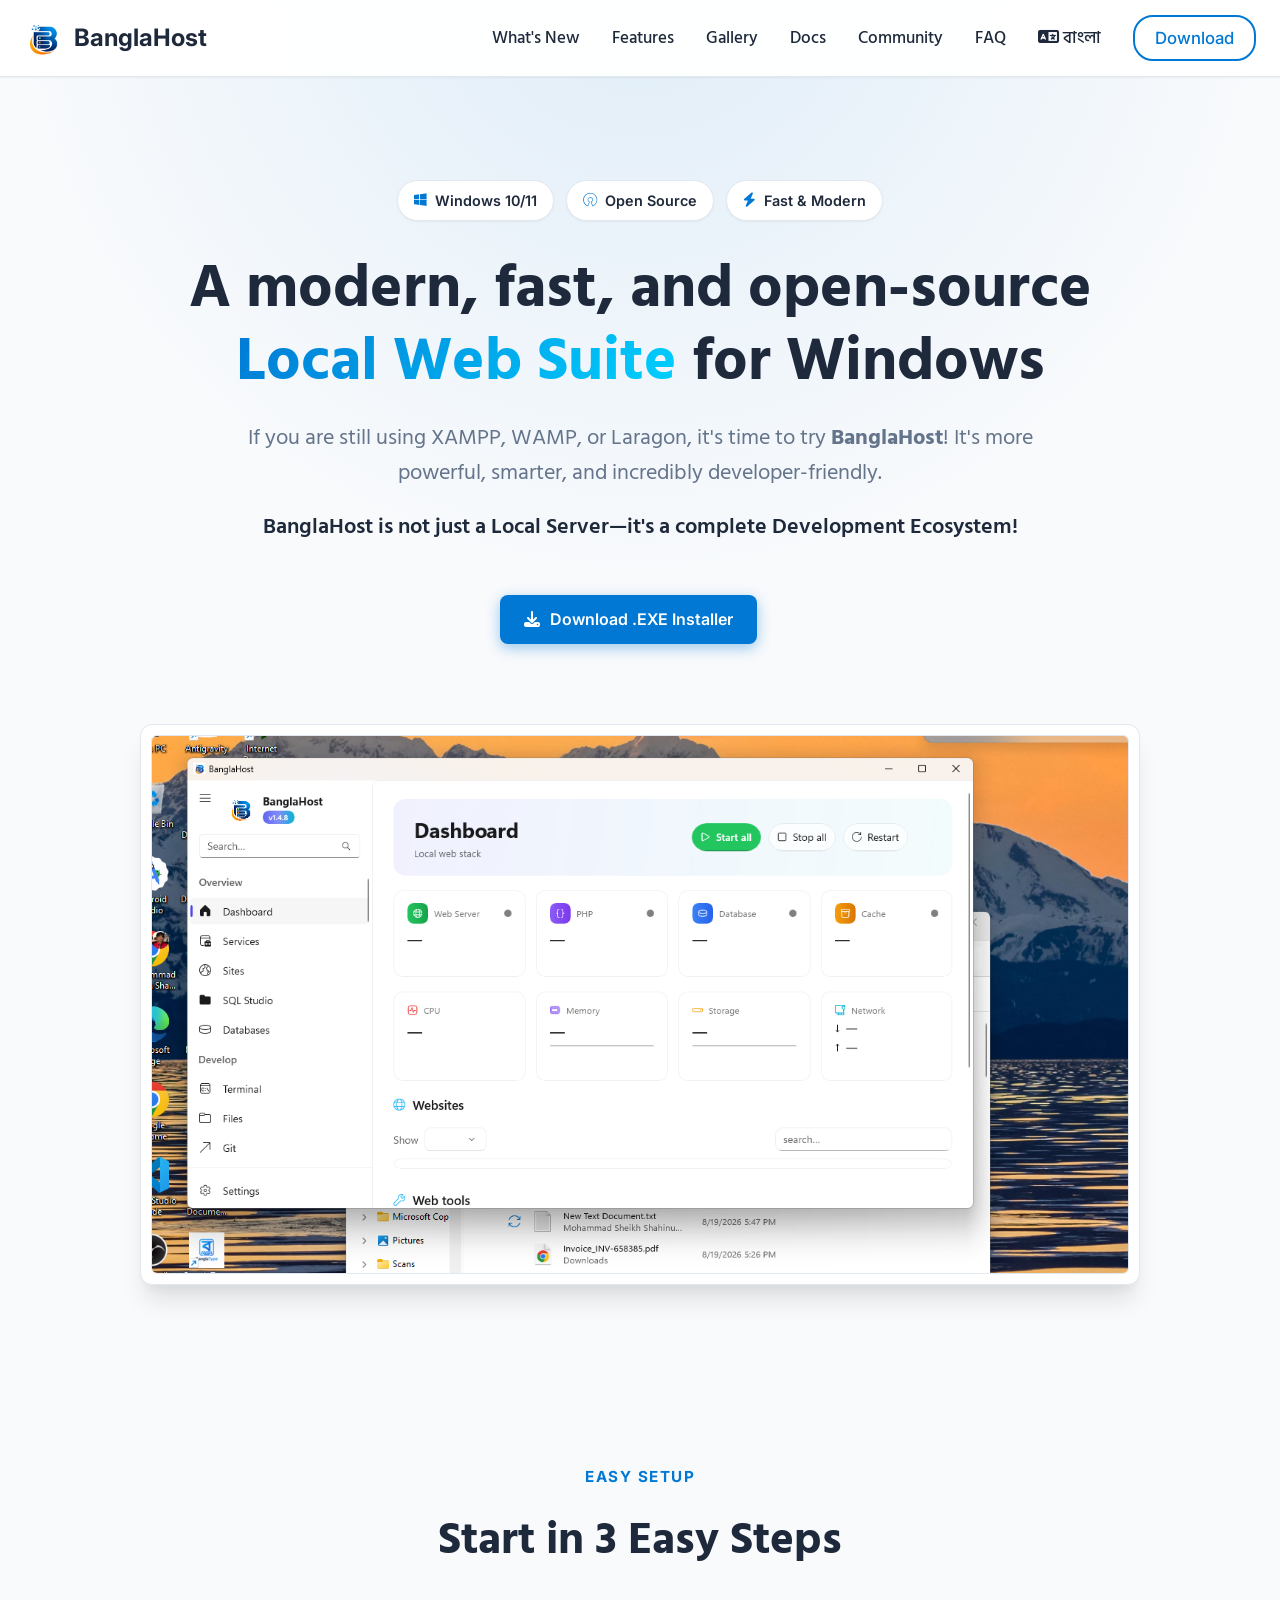
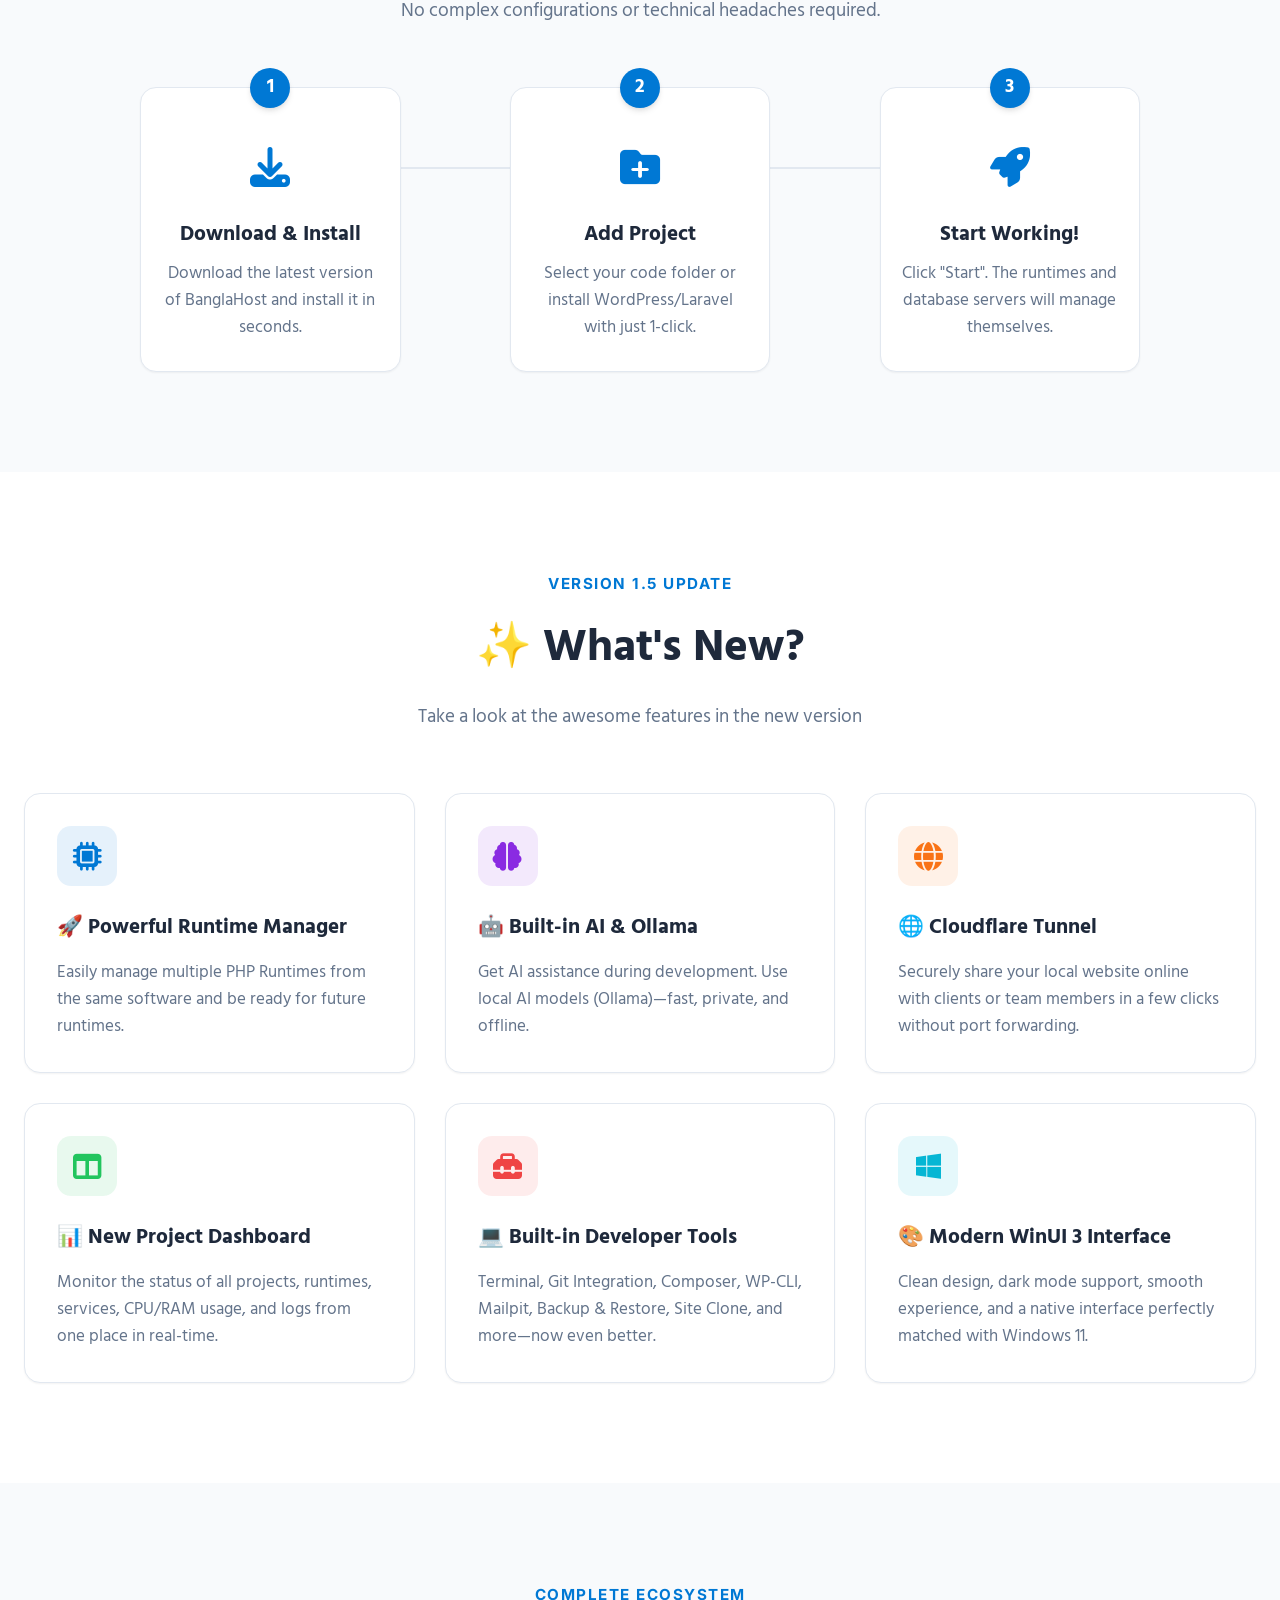
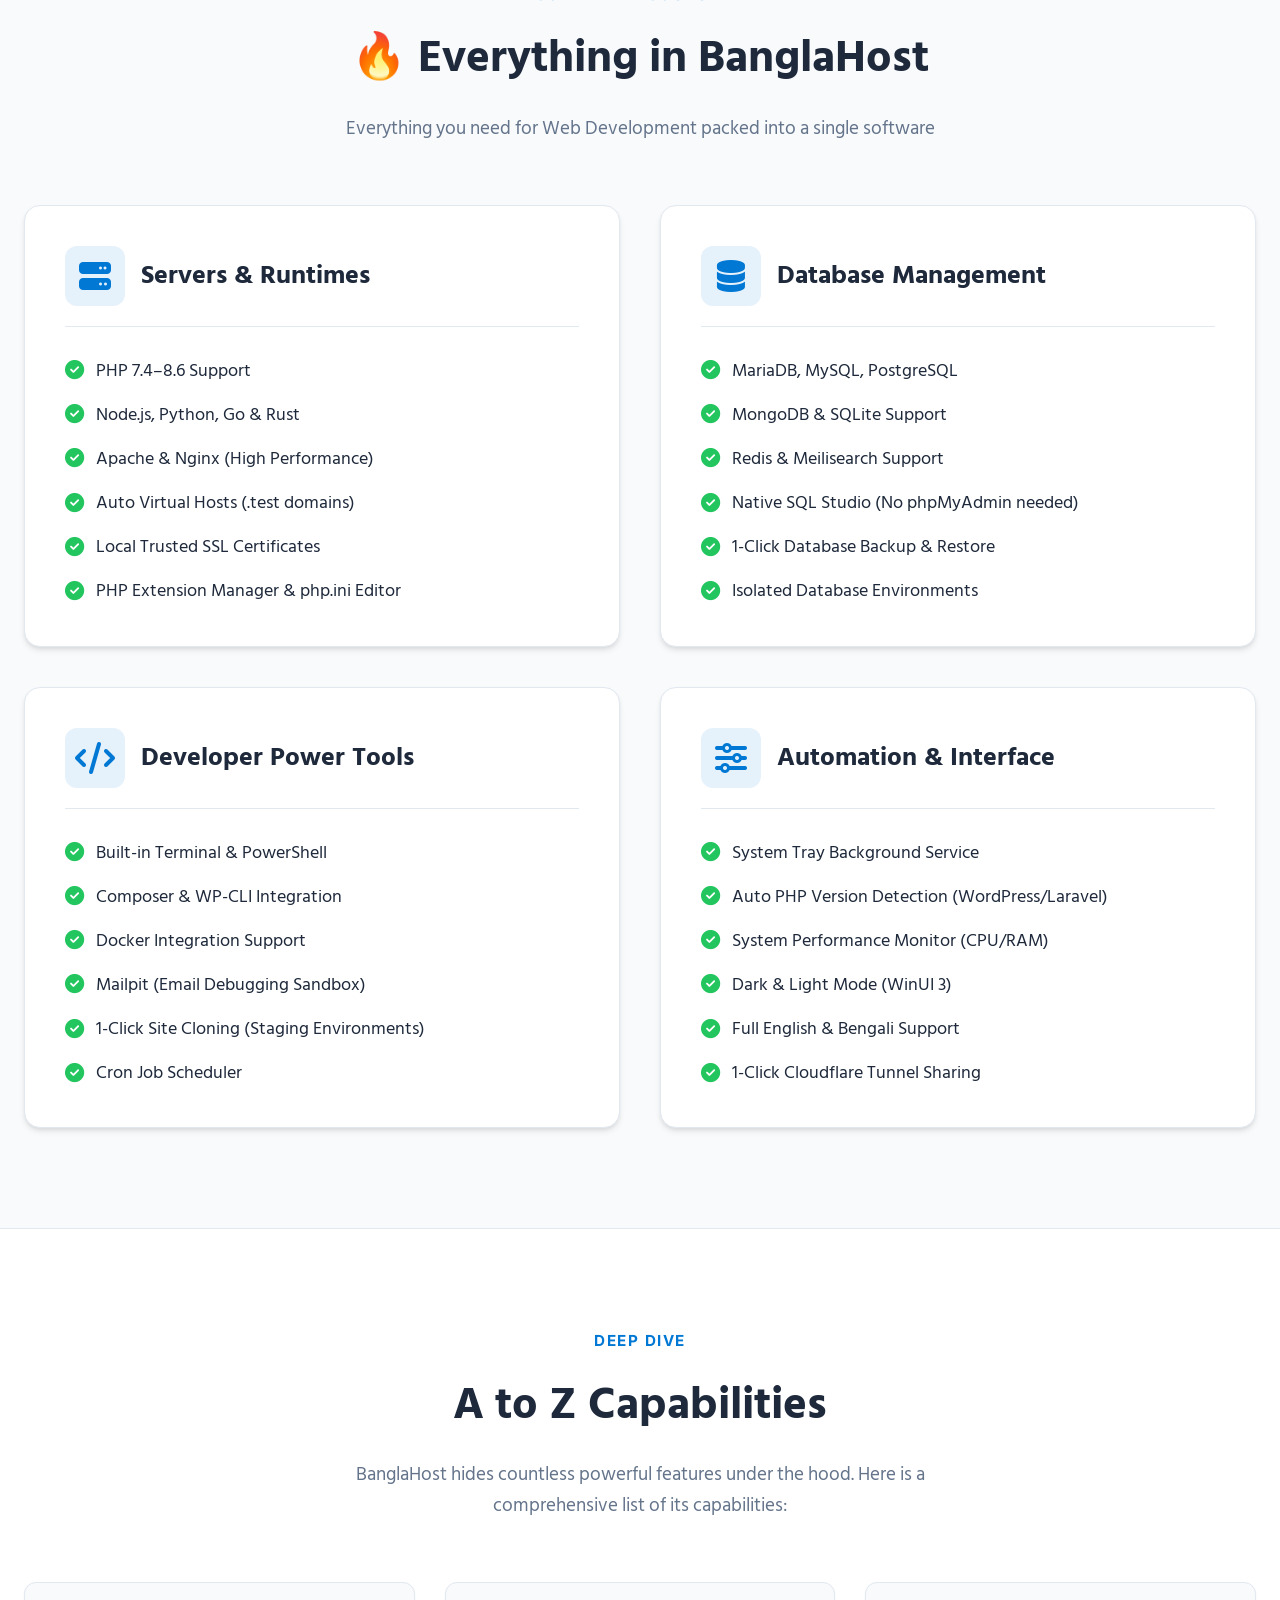
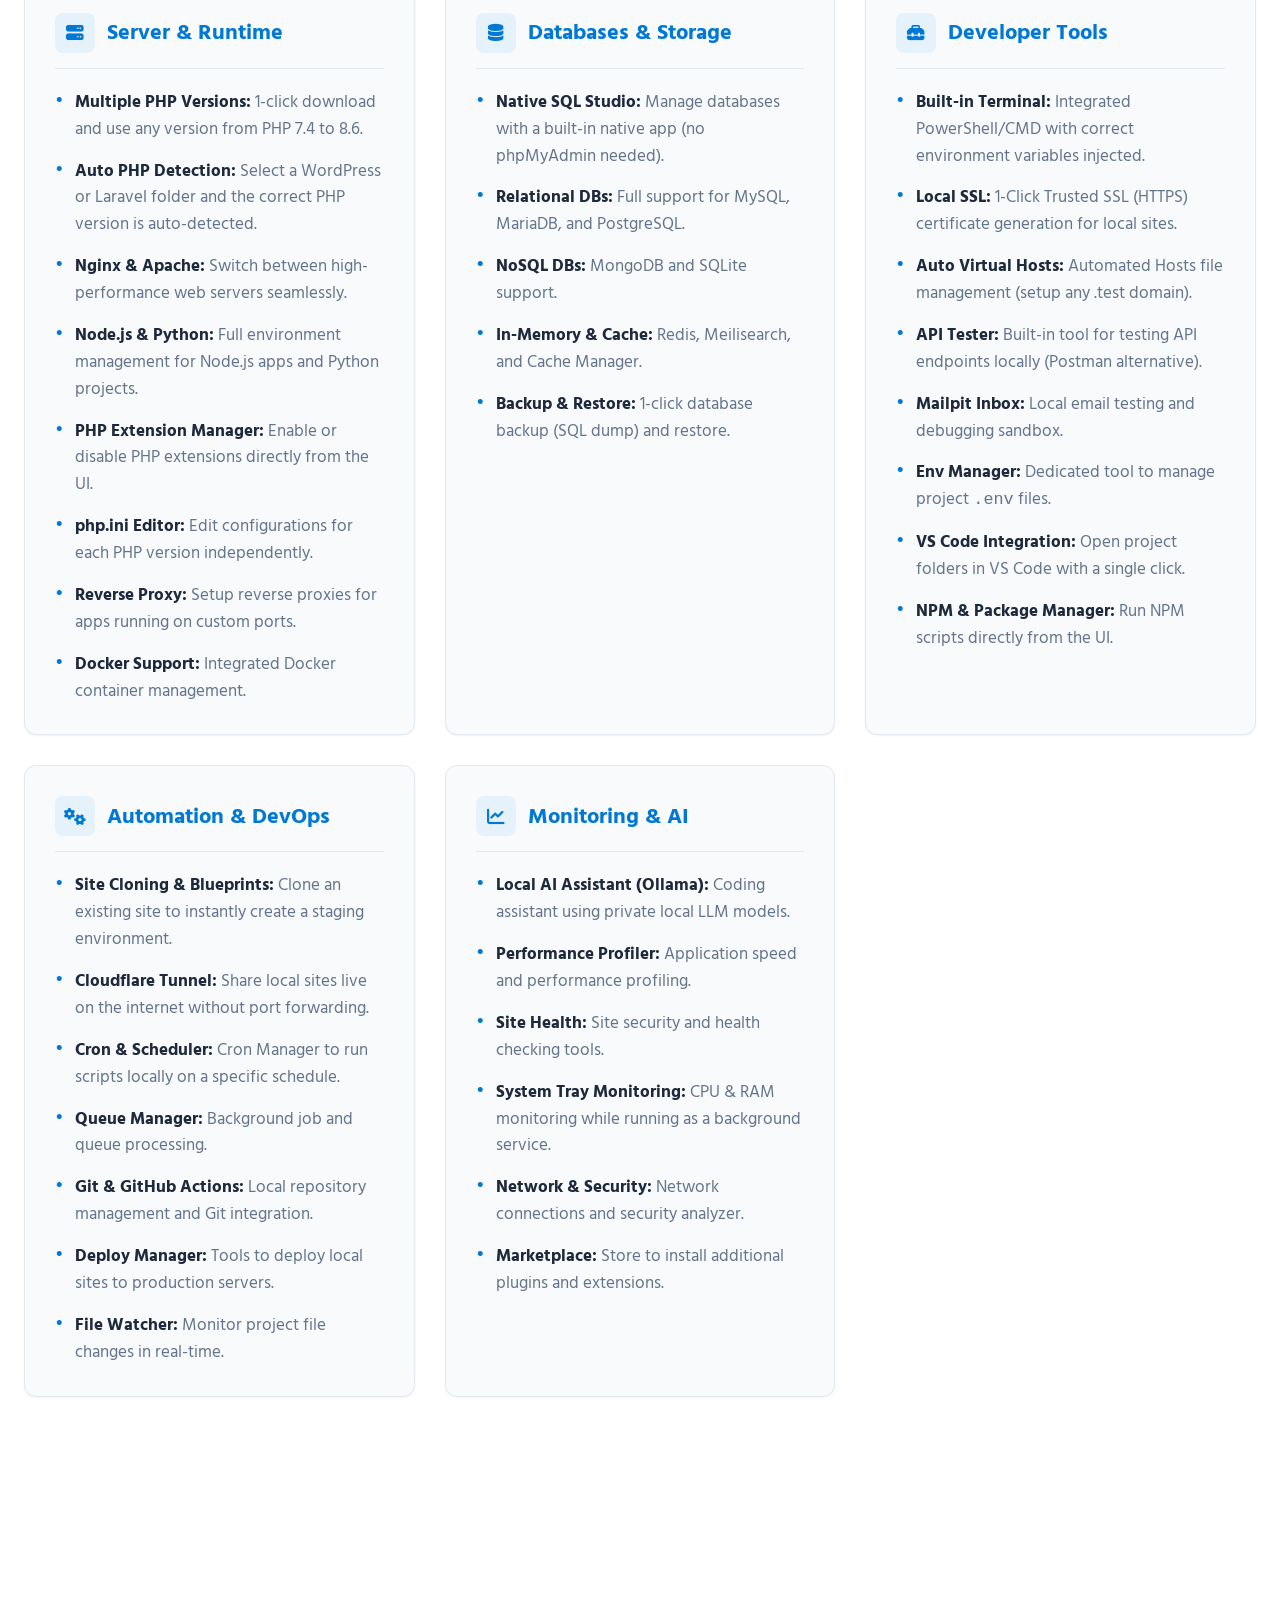
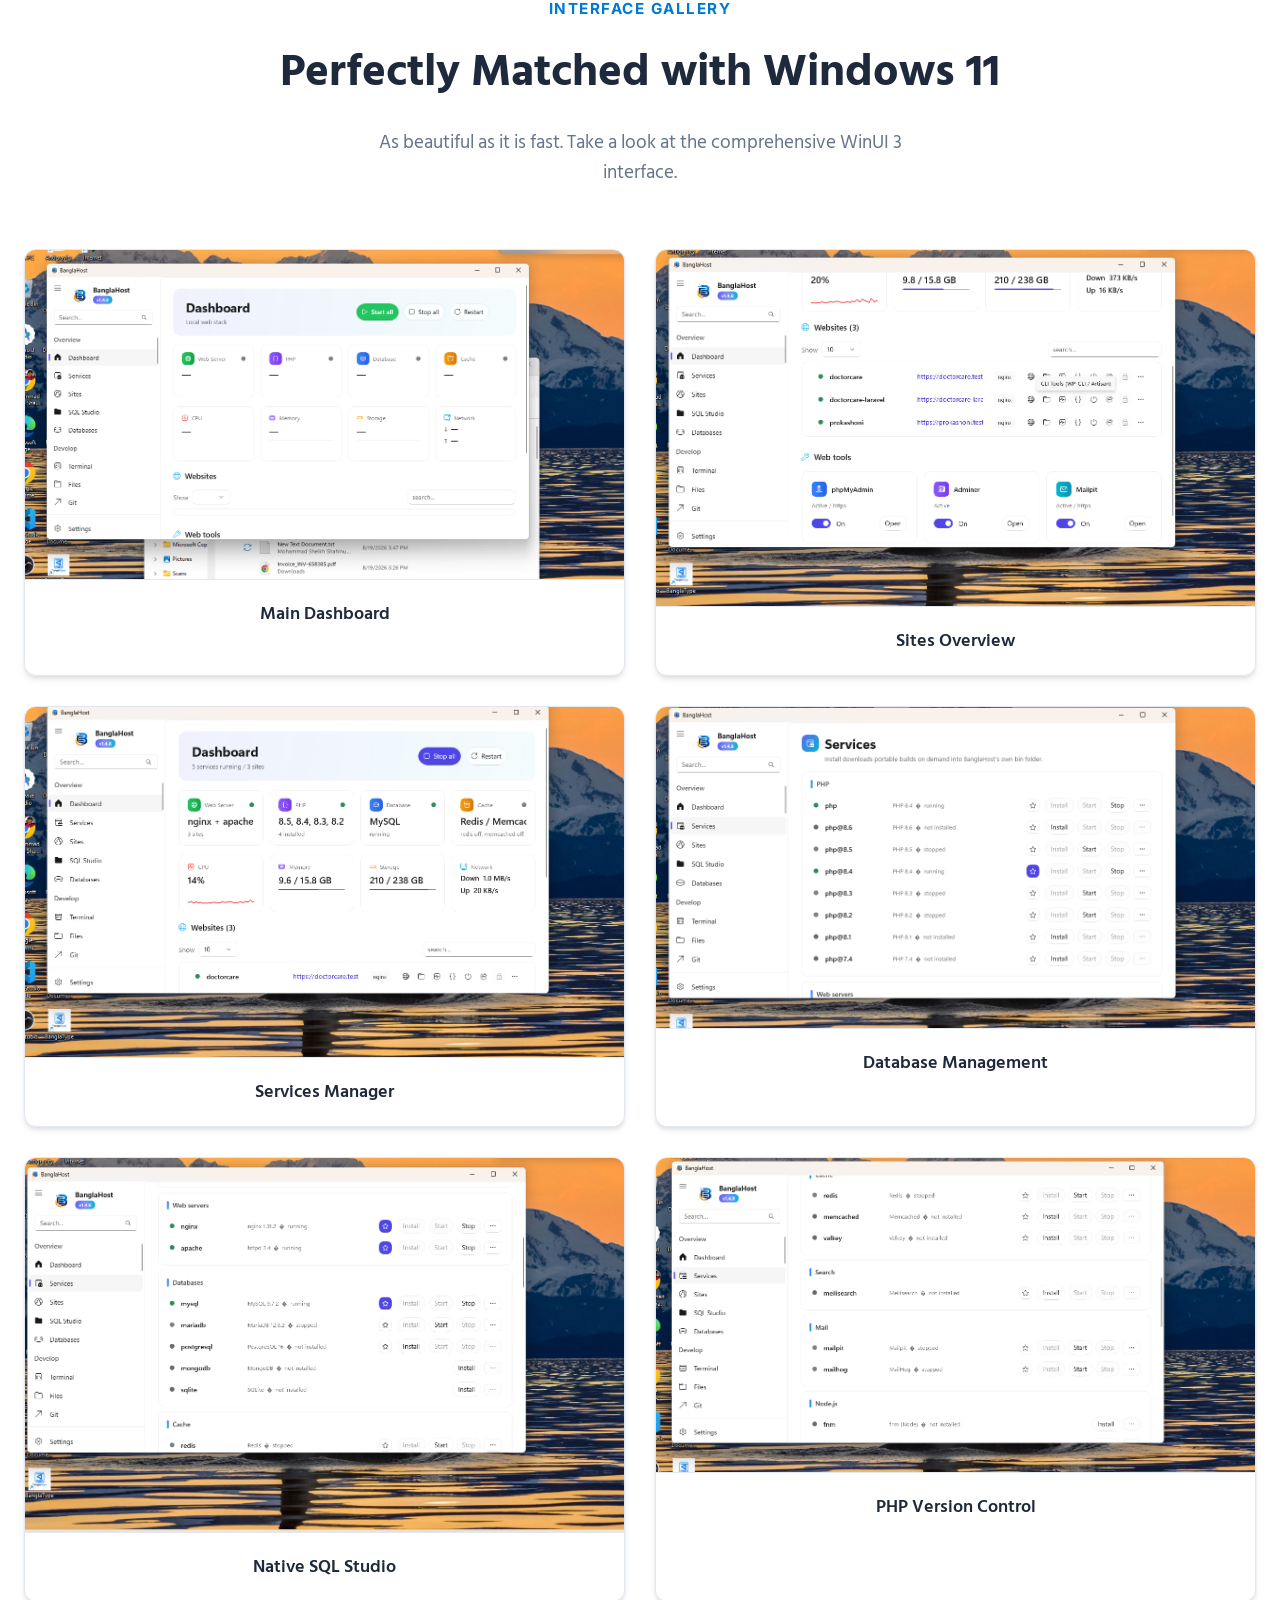
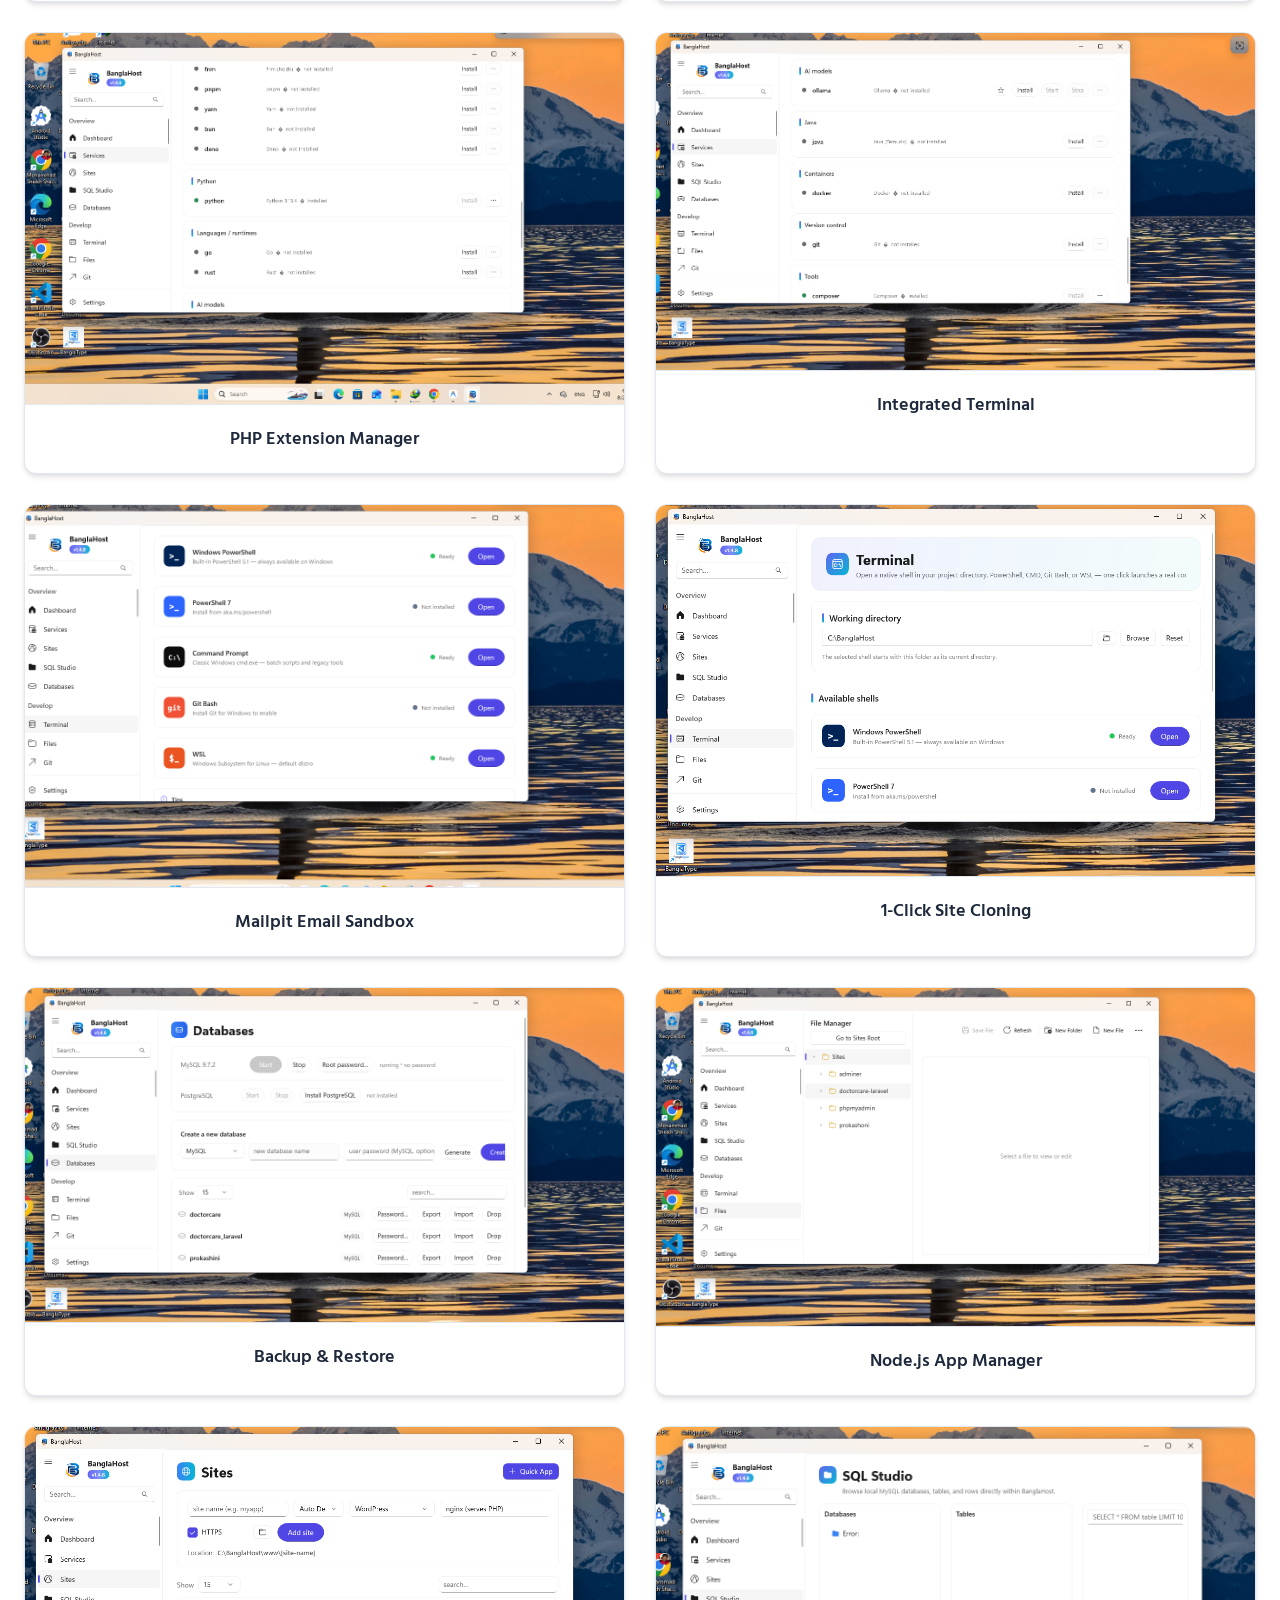
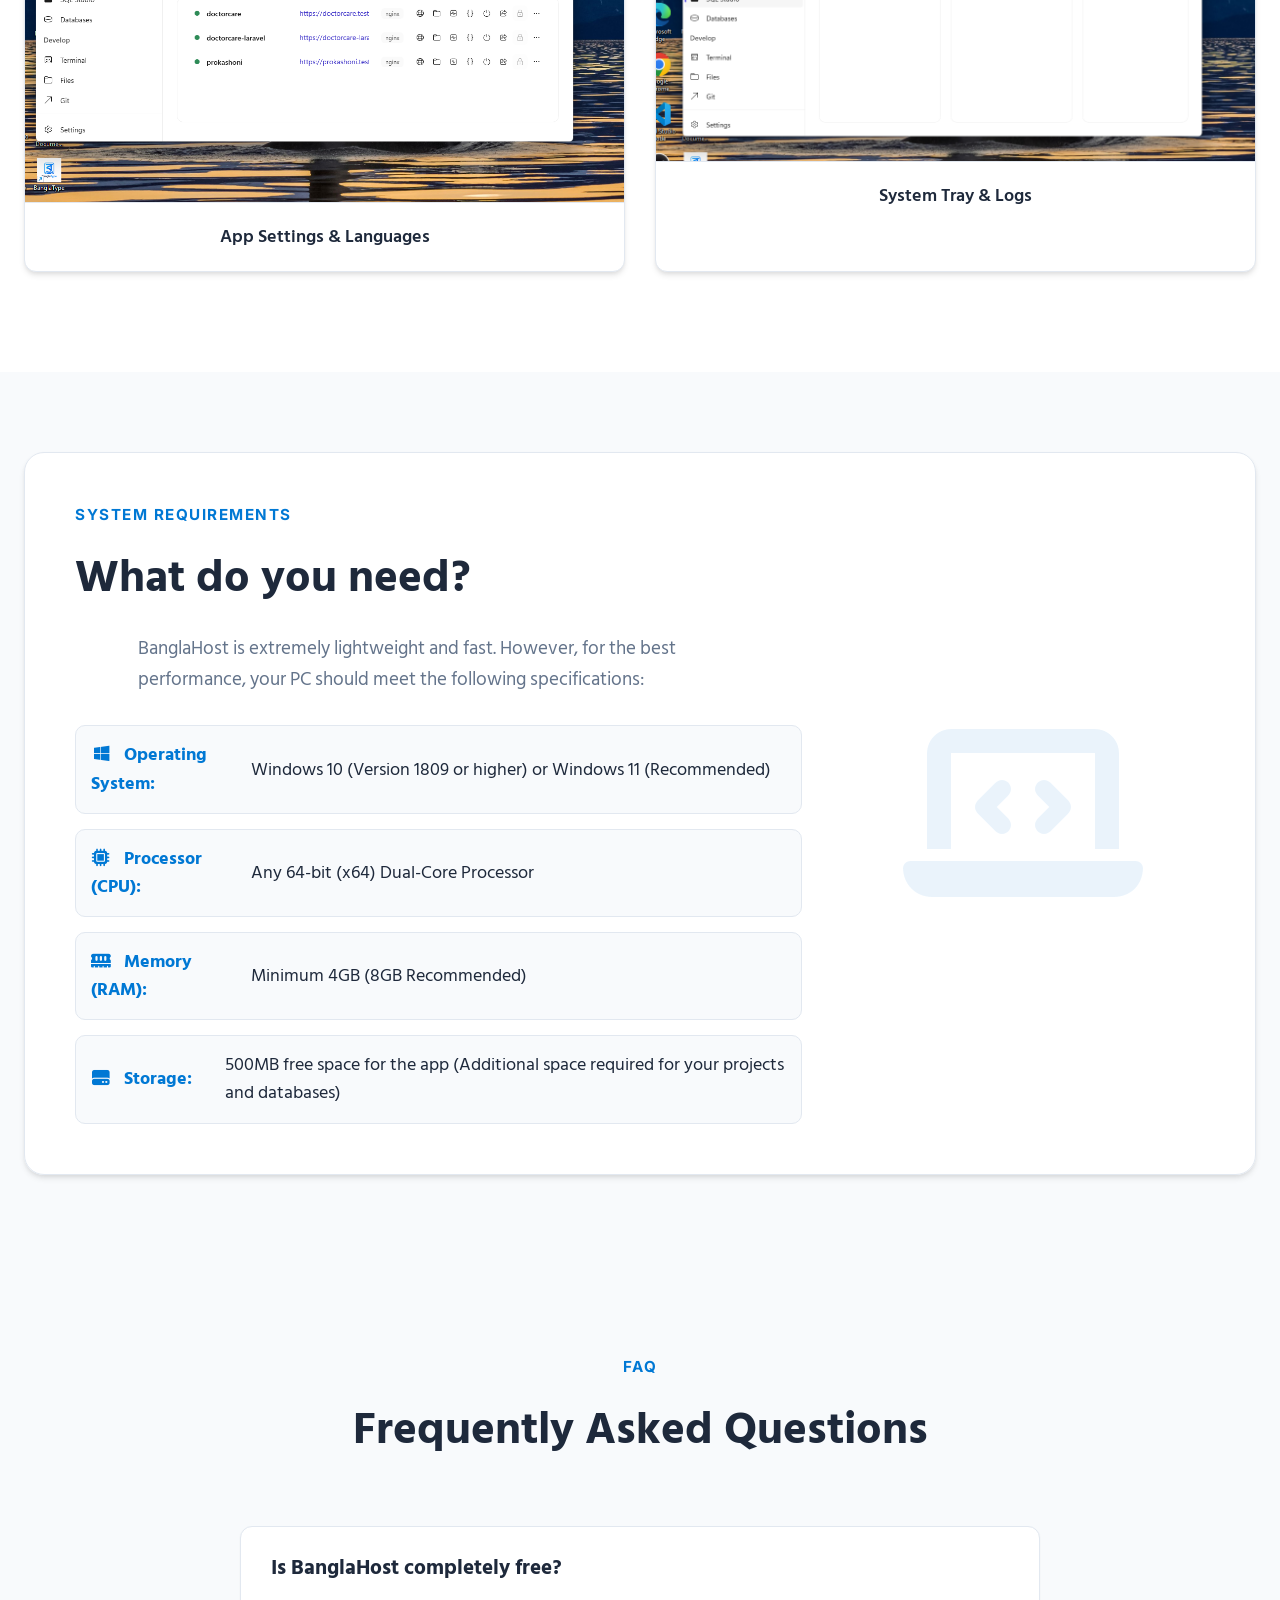
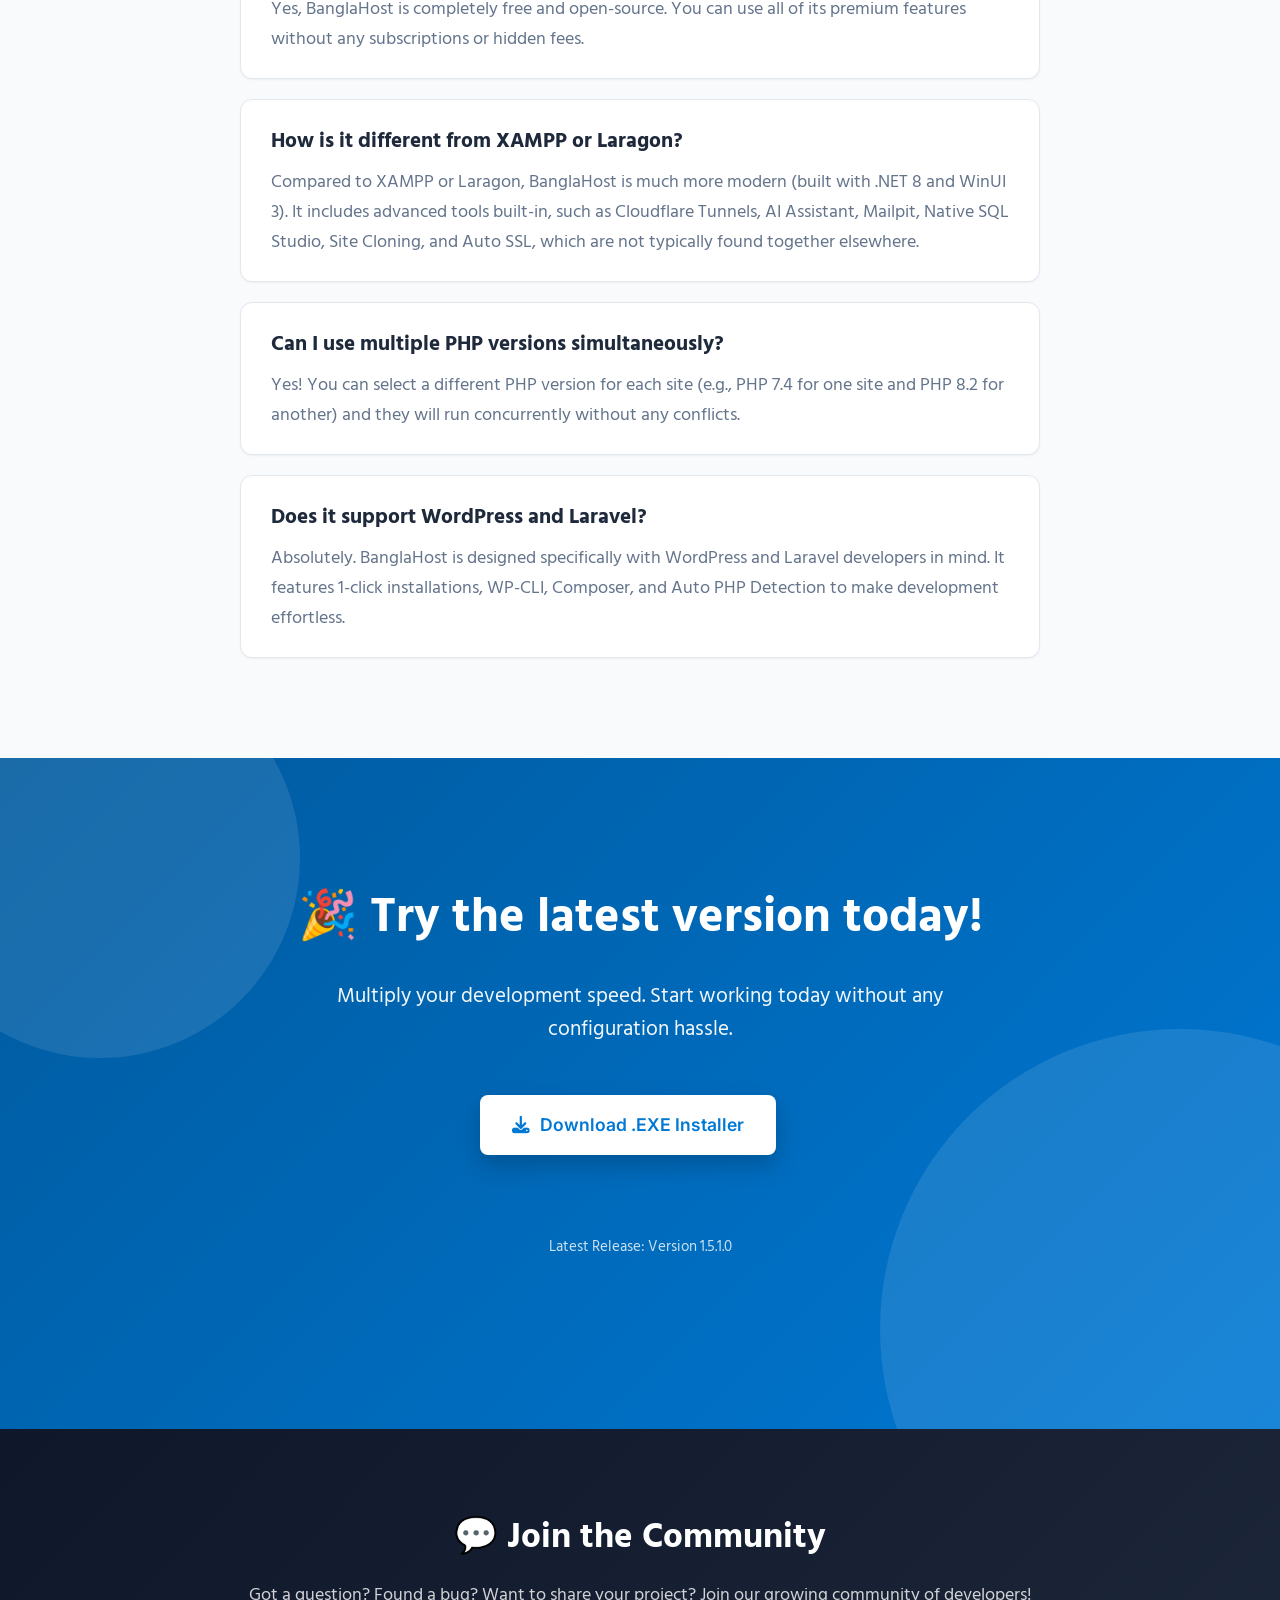
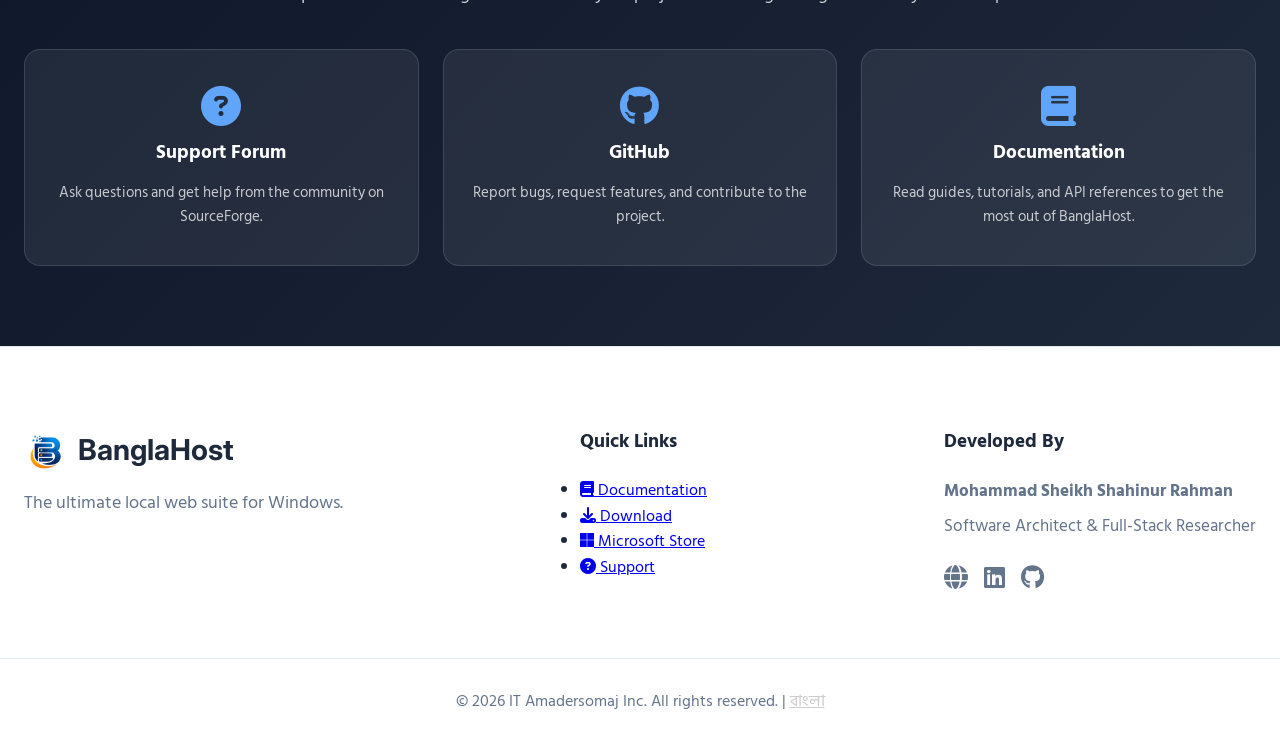
<file: index.html>
<!DOCTYPE html>
<html lang="en">
<head>
    <meta charset="UTF-8">
    <meta name="viewport" content="width=device-width, initial-scale=1.0">
    <title>BanglaHost - The Ultimate Development Ecosystem for Windows</title>
    
    <!-- Primary Meta Tags -->
    <meta name="title" content="BanglaHost - The Ultimate Local Web Development Ecosystem for Windows">
    <meta name="description" content="BanglaHost is a modern, high-performance, open-source Local Web Development Platform for Windows. The ultimate alternative to XAMPP, WAMP, and Laragon with built-in PHP, Node.js, Python, MariaDB, Docker, and AI Assistant.">
    <meta name="keywords" content="BanglaHost, Local Web Server, Windows Local Server, XAMPP alternative, WAMP alternative, Laragon alternative, PHP Localhost, WinUI 3, Web Development, WordPress Local, Laravel Local, Database Manager">
    <meta name="author" content="Mohammad Sheikh Shahinur Rahman">
    <meta name="robots" content="index, follow, max-image-preview:large, max-snippet:-1, max-video-preview:-1">
    <meta name="language" content="English">
    <meta name="theme-color" content="#0078D4">
    <link rel="canonical" href="https://mohammad-sheikh-shahinur-rahman.github.io/BanglaHost-Website/">
    
    <!-- Open Graph / Facebook / LinkedIn / Discord -->
    <meta property="og:type" content="website">
    <meta property="og:url" content="https://mohammad-sheikh-shahinur-rahman.github.io/BanglaHost-Website/">
    <meta property="og:site_name" content="BanglaHost">
    <meta property="og:title" content="BanglaHost - The Ultimate Windows Local Web Suite">
    <meta property="og:description" content="A next-generation local development suite for Windows. Say goodbye to complex configurations. Built with .NET 8 and WinUI 3.">
    <meta property="og:image" content="https://mohammad-sheikh-shahinur-rahman.github.io/BanglaHost-Website/assets/images/Screenshot%202026-08-20%20180205.png">
    <meta property="og:image:width" content="1200">
    <meta property="og:image:height" content="630">
    <meta property="og:locale" content="en_US">

    <!-- Twitter -->
    <meta property="twitter:card" content="summary_large_image">
    <meta property="twitter:url" content="https://mohammad-sheikh-shahinur-rahman.github.io/BanglaHost-Website/">
    <meta property="twitter:title" content="BanglaHost - The Ultimate Windows Local Web Suite">
    <meta property="twitter:description" content="A next-generation local development suite for Windows. Say goodbye to complex configurations. Built with .NET 8 and WinUI 3.">
    <meta property="twitter:image" content="https://mohammad-sheikh-shahinur-rahman.github.io/BanglaHost-Website/assets/images/Screenshot%202026-08-20%20180205.png">
    
    <!-- Icons & Favicon -->
    <link rel="icon" type="image/x-icon" href="assets/images/favicon.ico">
    <link rel="apple-touch-icon" href="assets/images/apple-touch-icon.png">

    <!-- Advanced JSON-LD Schema Markup -->
    <script type="application/ld+json">
    {
      "@context": "https://schema.org",
      "@type": "SoftwareApplication",
      "name": "BanglaHost",
      "operatingSystem": "Windows 10, Windows 11",
      "applicationCategory": "DeveloperApplication",
      "description": "A modern, high-performance, and open-source Local Web Development Platform for Windows built with .NET 8 and WinUI 3.",
      "url": "https://mohammad-sheikh-shahinur-rahman.github.io/BanglaHost-Website/",
      "author": {
        "@type": "Person",
        "name": "Mohammad Sheikh Shahinur Rahman",
        "url": "https://shahinurrahman.com/"
      },
      "publisher": {
        "@type": "Organization",
        "name": "IT Amadersomaj Inc."
      },
      "offers": {
        "@type": "Offer",
        "price": "0",
        "priceCurrency": "USD",
        "description": "Free and Open Source"
      },
      "softwareVersion": "1.5.1.0",
      "fileFormat": "application/x-msdownload",
      "downloadUrl": "https://github.com/mohammad-sheikh-shahinur-rahman/BanglaHost-Website/releases/latest"
    }
    </script>

    <link rel="stylesheet" href="style.css">
    <link rel="stylesheet" href="https://cdnjs.cloudflare.com/ajax/libs/font-awesome/6.4.0/css/all.min.css">
    <link href="https://fonts.googleapis.com/css2?family=Hind+Siliguri:wght@300;400;500;600;700&family=Inter:wght@400;500;600;700;800&display=swap" rel="stylesheet">
    <!-- Google Analytics (Replace G-2EQ67R1B54 with your Measurement ID) -->
    <script async src="https://www.googletagmanager.com/gtag/js?id=G-2EQ67R1B54"></script>
    <script>
      window.dataLayer = window.dataLayer || [];
      function gtag(){dataLayer.push(arguments);}
      gtag('js', new Date());
      gtag('config', 'G-2EQ67R1B54');
    </script>
    <script type="module" src="https://get.microsoft.com/badge/ms-store-badge.bundled.js"></script>
</head>
<body>

    <nav class="navbar">
        <div class="container nav-content">
            <a href="#" class="logo">
                <img src="assets/images/banglaHost.png" alt="BanglaHost Logo" class="site-logo">
                BanglaHost
            </a>
            <ul class="nav-links">
                <li><a href="#whats-new">What's New</a></li>
                <li><a href="index.html#features">Features</a></li>
                <li><a href="index.html#gallery">Gallery</a></li>
                <li><a href="docs.html">Docs</a></li>
                <li><a href="#community">Community</a></li>

                <li><a href="#faq">FAQ</a></li>
                <li><a href="index-bn.html" class="lang-switch" title="Read in Bengali"><i class="fa-solid fa-language"></i> বাংলা</a></li>
                <li><a href="#download" class="btn-primary-outline">Download</a></li>
            </ul>
        </div>
    </nav>

    <header class="hero">
        <div class="hero-bg"></div>
        <div class="container hero-content relative">
            <div class="hero-text">
                <div class="badges">
                    <span class="badge pulse"><i class="fa-brands fa-windows"></i> Windows 10/11</span>
                    <span class="badge"><i class="fa-brands fa-osi"></i> Open Source</span>
                    <span class="badge"><i class="fa-solid fa-bolt"></i> Fast & Modern</span>
                </div>
                <h1>A modern, fast, and open-source <br><span class="highlight">Local Web Suite</span> for Windows</h1>
                <p>If you are still using XAMPP, WAMP, or Laragon, it's time to try <strong>BanglaHost</strong>! It's more powerful, smarter, and incredibly developer-friendly.</p>
                <p class="hero-subtitle">BanglaHost is not just a Local Server—it's a complete Development Ecosystem!</p>
                
                <div class="cta-buttons">
                    <a href="https://github.com/mohammad-sheikh-shahinur-rahman/BanglaHost-Website/releases/latest" class="download-exe-btn btn-primary" target="_blank">
                        <i class="fa-solid fa-download"></i> Download .EXE Installer
                    </a>
                    <div class="store-badge-wrapper bg-white-badge">
                        <ms-store-badge
                            productid="9mwfkr8d8318"
                            productname="BanglaHost Local Web Server"
                            window-mode="direct"
                            theme="auto"
                            size="large"
                            language="en-us"
                            animation="on">
                        </ms-store-badge>
                    </div>
                </div>
            </div>
            <div class="hero-image">
                <div class="browser-mockup">
                    <img src="assets/images/Screenshot 2026-08-20 180205.png" alt="BanglaHost Dashboard Main">
                </div>
            </div>
        </div>
    </header>

    <section id="quick-start" class="quick-start-section">
        <div class="container">
            <div class="section-title">
                <span class="sub-title">EASY SETUP</span>
                <h2>Start in 3 Easy Steps</h2>
                <p>No complex configurations or technical headaches required.</p>
            </div>
            <div class="steps-container">
                <div class="step-card">
                    <div class="step-number">1</div>
                    <div class="step-icon"><i class="fa-solid fa-download"></i></div>
                    <h3>Download & Install</h3>
                    <p>Download the latest version of BanglaHost and install it in seconds.</p>
                </div>
                <div class="step-connector"></div>
                <div class="step-card">
                    <div class="step-number">2</div>
                    <div class="step-icon"><i class="fa-solid fa-folder-plus"></i></div>
                    <h3>Add Project</h3>
                    <p>Select your code folder or install WordPress/Laravel with just 1-click.</p>
                </div>
                <div class="step-connector"></div>
                <div class="step-card">
                    <div class="step-number">3</div>
                    <div class="step-icon"><i class="fa-solid fa-rocket"></i></div>
                    <h3>Start Working!</h3>
                    <p>Click "Start". The runtimes and database servers will manage themselves.</p>
                </div>
            </div>
        </div>
    </section>

    <section id="whats-new" class="features-highlight">
        <div class="container">
            <div class="section-title">
                <span class="sub-title">VERSION 1.5 UPDATE</span>
                <h2>✨ What's New?</h2>
                <p>Take a look at the awesome features in the new version</p>
            </div>
            <div class="feature-grid">
                <div class="feature-card">
                    <div class="feature-icon icon-blue"><i class="fa-solid fa-microchip"></i></div>
                    <h3>🚀 Powerful Runtime Manager</h3>
                    <p>Easily manage multiple PHP Runtimes from the same software and be ready for future runtimes.</p>
                </div>
                <div class="feature-card">
                    <div class="feature-icon icon-purple"><i class="fa-solid fa-brain"></i></div>
                    <h3>🤖 Built-in AI & Ollama</h3>
                    <p>Get AI assistance during development. Use local AI models (Ollama)—fast, private, and offline.</p>
                </div>
                <div class="feature-card">
                    <div class="feature-icon icon-orange"><i class="fa-solid fa-globe"></i></div>
                    <h3>🌐 Cloudflare Tunnel</h3>
                    <p>Securely share your local website online with clients or team members in a few clicks without port forwarding.</p>
                </div>
                <div class="feature-card">
                    <div class="feature-icon icon-green"><i class="fa-solid fa-table-columns"></i></div>
                    <h3>📊 New Project Dashboard</h3>
                    <p>Monitor the status of all projects, runtimes, services, CPU/RAM usage, and logs from one place in real-time.</p>
                </div>
                <div class="feature-card">
                    <div class="feature-icon icon-red"><i class="fa-solid fa-toolbox"></i></div>
                    <h3>💻 Built-in Developer Tools</h3>
                    <p>Terminal, Git Integration, Composer, WP-CLI, Mailpit, Backup & Restore, Site Clone, and more—now even better.</p>
                </div>
                <div class="feature-card">
                    <div class="feature-icon icon-cyan"><i class="fa-brands fa-windows"></i></div>
                    <h3>🎨 Modern WinUI 3 Interface</h3>
                    <p>Clean design, dark mode support, smooth experience, and a native interface perfectly matched with Windows 11.</p>
                </div>
            </div>
        </div>
    </section>

    <section id="features" class="all-features-section">
        <div class="container">
            <div class="section-title">
                <span class="sub-title">COMPLETE ECOSYSTEM</span>
                <h2>🔥 Everything in BanglaHost</h2>
                <p>Everything you need for Web Development packed into a single software</p>
            </div>
            
            <div class="feature-groups">
                <!-- Group 1 -->
                <div class="feature-group-card">
                    <div class="group-header">
                        <i class="fa-solid fa-server"></i>
                        <h3>Servers & Runtimes</h3>
                    </div>
                    <ul class="group-list">
                        <li><i class="fa-solid fa-check-circle"></i> PHP 7.4–8.6 Support</li>
                        <li><i class="fa-solid fa-check-circle"></i> Node.js, Python, Go & Rust</li>
                        <li><i class="fa-solid fa-check-circle"></i> Apache & Nginx (High Performance)</li>
                        <li><i class="fa-solid fa-check-circle"></i> Auto Virtual Hosts (.test domains)</li>
                        <li><i class="fa-solid fa-check-circle"></i> Local Trusted SSL Certificates</li>
                        <li><i class="fa-solid fa-check-circle"></i> PHP Extension Manager & php.ini Editor</li>
                    </ul>
                </div>

                <!-- Group 2 -->
                <div class="feature-group-card">
                    <div class="group-header">
                        <i class="fa-solid fa-database"></i>
                        <h3>Database Management</h3>
                    </div>
                    <ul class="group-list">
                        <li><i class="fa-solid fa-check-circle"></i> MariaDB, MySQL, PostgreSQL</li>
                        <li><i class="fa-solid fa-check-circle"></i> MongoDB & SQLite Support</li>
                        <li><i class="fa-solid fa-check-circle"></i> Redis & Meilisearch Support</li>
                        <li><i class="fa-solid fa-check-circle"></i> Native SQL Studio (No phpMyAdmin needed)</li>
                        <li><i class="fa-solid fa-check-circle"></i> 1-Click Database Backup & Restore</li>
                        <li><i class="fa-solid fa-check-circle"></i> Isolated Database Environments</li>
                    </ul>
                </div>

                <!-- Group 3 -->
                <div class="feature-group-card">
                    <div class="group-header">
                        <i class="fa-solid fa-code"></i>
                        <h3>Developer Power Tools</h3>
                    </div>
                    <ul class="group-list">
                        <li><i class="fa-solid fa-check-circle"></i> Built-in Terminal & PowerShell</li>
                        <li><i class="fa-solid fa-check-circle"></i> Composer & WP-CLI Integration</li>
                        <li><i class="fa-solid fa-check-circle"></i> Docker Integration Support</li>
                        <li><i class="fa-solid fa-check-circle"></i> Mailpit (Email Debugging Sandbox)</li>
                        <li><i class="fa-solid fa-check-circle"></i> 1-Click Site Cloning (Staging Environments)</li>
                        <li><i class="fa-solid fa-check-circle"></i> Cron Job Scheduler</li>
                    </ul>
                </div>

                <!-- Group 4 -->
                <div class="feature-group-card">
                    <div class="group-header">
                        <i class="fa-solid fa-sliders"></i>
                        <h3>Automation & Interface</h3>
                    </div>
                    <ul class="group-list">
                        <li><i class="fa-solid fa-check-circle"></i> System Tray Background Service</li>
                        <li><i class="fa-solid fa-check-circle"></i> Auto PHP Version Detection (WordPress/Laravel)</li>
                        <li><i class="fa-solid fa-check-circle"></i> System Performance Monitor (CPU/RAM)</li>
                        <li><i class="fa-solid fa-check-circle"></i> Dark & Light Mode (WinUI 3)</li>
                        <li><i class="fa-solid fa-check-circle"></i> Full English & Bengali Support</li>
                        <li><i class="fa-solid fa-check-circle"></i> 1-Click Cloudflare Tunnel Sharing</li>
                    </ul>
                </div>
            </div>
        </div>
    </section>

    <section id="atoz-features" class="atoz-section">
        <div class="container">
            <div class="section-title">
                <span class="sub-title">DEEP DIVE</span>
                <h2>A to Z Capabilities</h2>
                <p>BanglaHost hides countless powerful features under the hood. Here is a comprehensive list of its capabilities:</p>
            </div>
            
            <div class="atoz-grid">
                <div class="atoz-category">
                    <h3><i class="fa-solid fa-server"></i> Server & Runtime</h3>
                    <ul>
                        <li><strong>Multiple PHP Versions:</strong> 1-click download and use any version from PHP 7.4 to 8.6.</li>
                        <li><strong>Auto PHP Detection:</strong> Select a WordPress or Laravel folder and the correct PHP version is auto-detected.</li>
                        <li><strong>Nginx & Apache:</strong> Switch between high-performance web servers seamlessly.</li>
                        <li><strong>Node.js & Python:</strong> Full environment management for Node.js apps and Python projects.</li>
                        <li><strong>PHP Extension Manager:</strong> Enable or disable PHP extensions directly from the UI.</li>
                        <li><strong>php.ini Editor:</strong> Edit configurations for each PHP version independently.</li>
                        <li><strong>Reverse Proxy:</strong> Setup reverse proxies for apps running on custom ports.</li>
                        <li><strong>Docker Support:</strong> Integrated Docker container management.</li>
                    </ul>
                </div>

                <div class="atoz-category">
                    <h3><i class="fa-solid fa-database"></i> Databases & Storage</h3>
                    <ul>
                        <li><strong>Native SQL Studio:</strong> Manage databases with a built-in native app (no phpMyAdmin needed).</li>
                        <li><strong>Relational DBs:</strong> Full support for MySQL, MariaDB, and PostgreSQL.</li>
                        <li><strong>NoSQL DBs:</strong> MongoDB and SQLite support.</li>
                        <li><strong>In-Memory & Cache:</strong> Redis, Meilisearch, and Cache Manager.</li>
                        <li><strong>Backup & Restore:</strong> 1-click database backup (SQL dump) and restore.</li>
                    </ul>
                </div>

                <div class="atoz-category">
                    <h3><i class="fa-solid fa-toolbox"></i> Developer Tools</h3>
                    <ul>
                        <li><strong>Built-in Terminal:</strong> Integrated PowerShell/CMD with correct environment variables injected.</li>
                        <li><strong>Local SSL:</strong> 1-Click Trusted SSL (HTTPS) certificate generation for local sites.</li>
                        <li><strong>Auto Virtual Hosts:</strong> Automated Hosts file management (setup any .test domain).</li>
                        <li><strong>API Tester:</strong> Built-in tool for testing API endpoints locally (Postman alternative).</li>
                        <li><strong>Mailpit Inbox:</strong> Local email testing and debugging sandbox.</li>
                        <li><strong>Env Manager:</strong> Dedicated tool to manage project <code>.env</code> files.</li>
                        <li><strong>VS Code Integration:</strong> Open project folders in VS Code with a single click.</li>
                        <li><strong>NPM & Package Manager:</strong> Run NPM scripts directly from the UI.</li>
                    </ul>
                </div>

                <div class="atoz-category">
                    <h3><i class="fa-solid fa-gears"></i> Automation & DevOps</h3>
                    <ul>
                        <li><strong>Site Cloning & Blueprints:</strong> Clone an existing site to instantly create a staging environment.</li>
                        <li><strong>Cloudflare Tunnel:</strong> Share local sites live on the internet without port forwarding.</li>
                        <li><strong>Cron & Scheduler:</strong> Cron Manager to run scripts locally on a specific schedule.</li>
                        <li><strong>Queue Manager:</strong> Background job and queue processing.</li>
                        <li><strong>Git & GitHub Actions:</strong> Local repository management and Git integration.</li>
                        <li><strong>Deploy Manager:</strong> Tools to deploy local sites to production servers.</li>
                        <li><strong>File Watcher:</strong> Monitor project file changes in real-time.</li>
                    </ul>
                </div>

                <div class="atoz-category">
                    <h3><i class="fa-solid fa-chart-line"></i> Monitoring & AI</h3>
                    <ul>
                        <li><strong>Local AI Assistant (Ollama):</strong> Coding assistant using private local LLM models.</li>
                        <li><strong>Performance Profiler:</strong> Application speed and performance profiling.</li>
                        <li><strong>Site Health:</strong> Site security and health checking tools.</li>
                        <li><strong>System Tray Monitoring:</strong> CPU & RAM monitoring while running as a background service.</li>
                        <li><strong>Network & Security:</strong> Network connections and security analyzer.</li>
                        <li><strong>Marketplace:</strong> Store to install additional plugins and extensions.</li>
                    </ul>
                </div>
            </div>
        </div>
    </section>

    <section id="screenshots" class="screenshots">
        <div class="container">
            <div class="section-title">
                <span class="sub-title">INTERFACE GALLERY</span>
                <h2>Perfectly Matched with Windows 11</h2>
                <p>As beautiful as it is fast. Take a look at the comprehensive WinUI 3 interface.</p>
            </div>
            
            <div class="gallery-grid">
                <div class="gallery-item">
                    <img src="assets/images/Screenshot 2026-08-20 180205.png" alt="Dashboard">
                    <div class="gallery-caption">Main Dashboard</div>
                </div>
                <div class="gallery-item">
                    <img src="assets/images/Screenshot 2026-08-20 180338.png" alt="Sites">
                    <div class="gallery-caption">Sites Overview</div>
                </div>
                <div class="gallery-item">
                    <img src="assets/images/Screenshot 2026-08-20 180318.png" alt="Services">
                    <div class="gallery-caption">Services Manager</div>
                </div>
                <div class="gallery-item">
                    <img src="assets/images/Screenshot 2026-08-20 180409.png" alt="Databases">
                    <div class="gallery-caption">Database Management</div>
                </div>
                <div class="gallery-item">
                    <img src="assets/images/Screenshot 2026-08-20 180431.png" alt="Database Explorer">
                    <div class="gallery-caption">Native SQL Studio</div>
                </div>
                <div class="gallery-item">
                    <img src="assets/images/Screenshot 2026-08-20 180452.png" alt="PHP Manager">
                    <div class="gallery-caption">PHP Version Control</div>
                </div>
                <div class="gallery-item">
                    <img src="assets/images/Screenshot 2026-08-20 180513.png" alt="PHP Extensions">
                    <div class="gallery-caption">PHP Extension Manager</div>
                </div>
                <div class="gallery-item">
                    <img src="assets/images/Screenshot 2026-08-20 180537.png" alt="Terminal">
                    <div class="gallery-caption">Integrated Terminal</div>
                </div>
                <div class="gallery-item">
                    <img src="assets/images/Screenshot 2026-08-20 180733.png" alt="Mailpit">
                    <div class="gallery-caption">Mailpit Email Sandbox</div>
                </div>
                <div class="gallery-item">
                    <img src="assets/images/Screenshot 2026-08-20 180712.png" alt="Site Cloning">
                    <div class="gallery-caption">1-Click Site Cloning</div>
                </div>
                <div class="gallery-item">
                    <img src="assets/images/Screenshot 2026-08-20 180652.png" alt="Database Backup">
                    <div class="gallery-caption">Backup & Restore</div>
                </div>
                <div class="gallery-item">
                    <img src="assets/images/Screenshot 2026-08-20 180755.png" alt="Node.js App">
                    <div class="gallery-caption">Node.js App Manager</div>
                </div>
                <div class="gallery-item">
                    <img src="assets/images/Screenshot 2026-08-20 180602.png" alt="Settings">
                    <div class="gallery-caption">App Settings & Languages</div>
                </div>
                <div class="gallery-item">
                    <img src="assets/images/Screenshot 2026-08-20 180629.png" alt="Logs">
                    <div class="gallery-caption">System Tray & Logs</div>
                </div>
            </div>
        </div>
    </section>

    <section id="sys-req" class="sys-req-section">
        <div class="container">
            <div class="sys-req-card">
                <div class="sys-req-content">
                    <div class="section-title" style="text-align: left; margin-bottom: 30px;">
                        <span class="sub-title">SYSTEM REQUIREMENTS</span>
                        <h2>What do you need?</h2>
                        <p>BanglaHost is extremely lightweight and fast. However, for the best performance, your PC should meet the following specifications:</p>
                    </div>
                    <ul class="req-list">
                        <li><strong><i class="fa-brands fa-windows"></i> Operating System:</strong> Windows 10 (Version 1809 or higher) or Windows 11 (Recommended)</li>
                        <li><strong><i class="fa-solid fa-microchip"></i> Processor (CPU):</strong> Any 64-bit (x64) Dual-Core Processor</li>
                        <li><strong><i class="fa-solid fa-memory"></i> Memory (RAM):</strong> Minimum 4GB (8GB Recommended)</li>
                        <li><strong><i class="fa-solid fa-hard-drive"></i> Storage:</strong> 500MB free space for the app (Additional space required for your projects and databases)</li>
                    </ul>
                </div>
                <div class="sys-req-icon">
                    <i class="fa-solid fa-laptop-code"></i>
                </div>
            </div>
        </div>
    </section>

    <section id="faq" class="faq-section">
        <div class="container">
            <div class="section-title">
                <span class="sub-title">FAQ</span>
                <h2>Frequently Asked Questions</h2>
            </div>
            <div class="faq-container">
                <div class="faq-item">
                    <div class="faq-question">
                        <h3>Is BanglaHost completely free?</h3>
                    </div>
                    <div class="faq-answer">
                        <p>Yes, BanglaHost is completely free and open-source. You can use all of its premium features without any subscriptions or hidden fees.</p>
                    </div>
                </div>
                <div class="faq-item">
                    <div class="faq-question">
                        <h3>How is it different from XAMPP or Laragon?</h3>
                    </div>
                    <div class="faq-answer">
                        <p>Compared to XAMPP or Laragon, BanglaHost is much more modern (built with .NET 8 and WinUI 3). It includes advanced tools built-in, such as Cloudflare Tunnels, AI Assistant, Mailpit, Native SQL Studio, Site Cloning, and Auto SSL, which are not typically found together elsewhere.</p>
                    </div>
                </div>
                <div class="faq-item">
                    <div class="faq-question">
                        <h3>Can I use multiple PHP versions simultaneously?</h3>
                    </div>
                    <div class="faq-answer">
                        <p>Yes! You can select a different PHP version for each site (e.g., PHP 7.4 for one site and PHP 8.2 for another) and they will run concurrently without any conflicts.</p>
                    </div>
                </div>
                <div class="faq-item">
                    <div class="faq-question">
                        <h3>Does it support WordPress and Laravel?</h3>
                    </div>
                    <div class="faq-answer">
                        <p>Absolutely. BanglaHost is designed specifically with WordPress and Laravel developers in mind. It features 1-click installations, WP-CLI, Composer, and Auto PHP Detection to make development effortless.</p>
                    </div>
                </div>
            </div>
        </div>
    </section>

    <section id="download" class="download-section">
        <div class="container relative z-10">
            <h2>🎉 Try the latest version today!</h2>
            <p>Multiply your development speed. Start working today without any configuration hassle.</p>
            <div class="cta-buttons download-cta">
                <a href="https://github.com/mohammad-sheikh-shahinur-rahman/BanglaHost-Website/releases/latest" class="download-exe-btn btn-primary btn-large" target="_blank">
                    <i class="fa-solid fa-download"></i> Download .EXE Installer
                </a>
                <div class="store-badge-wrapper bg-white-badge">
                    <ms-store-badge
                        productid="9mwfkr8d8318"
                        productname="BanglaHost Local Web Server"
                        window-mode="direct"
                        theme="dark"
                        size="large"
                        language="en-us"
                        animation="on">
                    </ms-store-badge>
                </div>
            </div>
            <p style="margin-top: 20px; font-size: 0.95rem; opacity: 0.8;">Latest Release: Version 1.5.1.0</p>
        </div>
    </section>

    <!-- Community Section -->
    <section class="community-section" id="community">
        <div class="container">
            <h2>💬 Join the Community</h2>
            <p>Got a question? Found a bug? Want to share your project? Join our growing community of developers!</p>
            <div class="community-cards">
                <a href="https://sourceforge.net/projects/banglahost-local-web-server/support" target="_blank" class="community-card">
                    <i class="fa-solid fa-circle-question"></i>
                    <h3>Support Forum</h3>
                    <p>Ask questions and get help from the community on SourceForge.</p>
                </a>
                <a href="https://github.com/mohammad-sheikh-shahinur-rahman" target="_blank" class="community-card">
                    <i class="fa-brands fa-github"></i>
                    <h3>GitHub</h3>
                    <p>Report bugs, request features, and contribute to the project.</p>
                </a>
                <a href="docs.html" class="community-card">
                    <i class="fa-solid fa-book"></i>
                    <h3>Documentation</h3>
                    <p>Read guides, tutorials, and API references to get the most out of BanglaHost.</p>
                </a>
            </div>
        </div>
    </section>

    <footer>
        <div class="container footer-content">
            <div class="footer-logo">
                <div class="footer-brand">
                    <img src="assets/images/banglaHost.png" alt="BanglaHost Logo" class="site-logo">
                    <h3>BanglaHost</h3>
                </div>
                <p>The ultimate local web suite for Windows.</p>
            </div>
            <div class="footer-links">
                <h4>Quick Links</h4>
                <ul>
                    <li><a href="docs.html"><i class="fa-solid fa-book"></i> Documentation</a></li>
                    <li><a href="https://github.com/mohammad-sheikh-shahinur-rahman/BanglaHost-Website/releases/latest" class="download-exe-btn" target="_blank"><i class="fa-solid fa-download"></i> Download</a></li>
                    <li><a href="https://apps.microsoft.com/store/detail/9MWFKR8D8318" target="_blank"><i class="fa-brands fa-microsoft"></i> Microsoft Store</a></li>
                    <li><a href="https://sourceforge.net/projects/banglahost-local-web-server/support" target="_blank"><i class="fa-solid fa-circle-question"></i> Support</a></li>
                </ul>
            </div>
            <div class="footer-links">
                <h4>Developed By</h4>
                <p><strong>Mohammad Sheikh Shahinur Rahman</strong></p>
                <p>Software Architect &amp; Full-Stack Researcher</p>
                <div class="social-links">
                    <a href="https://shahinurrahman.com/" title="Website" target="_blank"><i class="fa-solid fa-globe"></i></a>
                    <a href="https://www.linkedin.com/in/mohammad-sheikh-shahinur-rahman/" title="LinkedIn" target="_blank"><i class="fa-brands fa-linkedin"></i></a>
                    <a href="https://github.com/mohammad-sheikh-shahinur-rahman" title="GitHub" target="_blank"><i class="fa-brands fa-github"></i></a>
                </div>
            </div>
        </div>
        <div class="footer-bottom">
            <p>&copy; 2026 IT Amadersomaj Inc. All rights reserved. | <a href="index-bn.html" style="color:#ccc;">বাংলা</a></p>
        </div>
    </footer>

    <script src="script.js"></script>
</body>
</html>
</file>
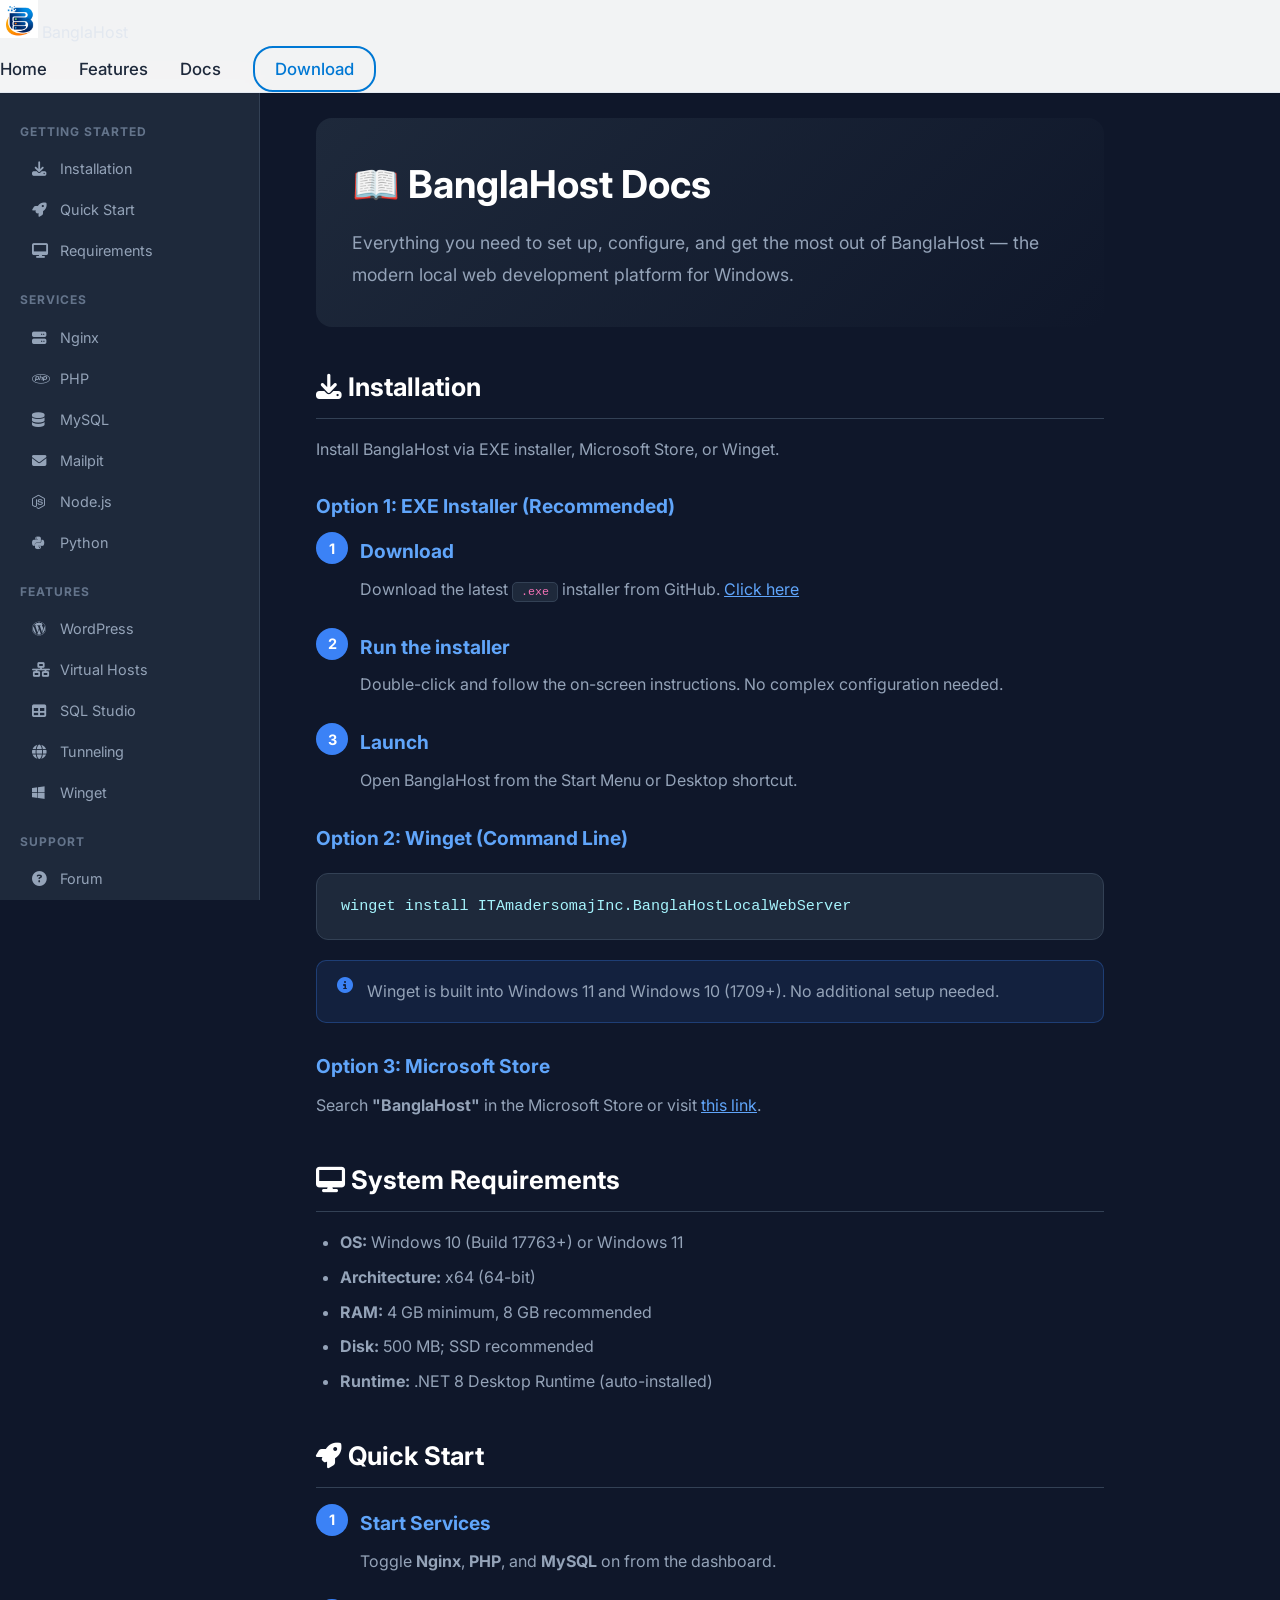
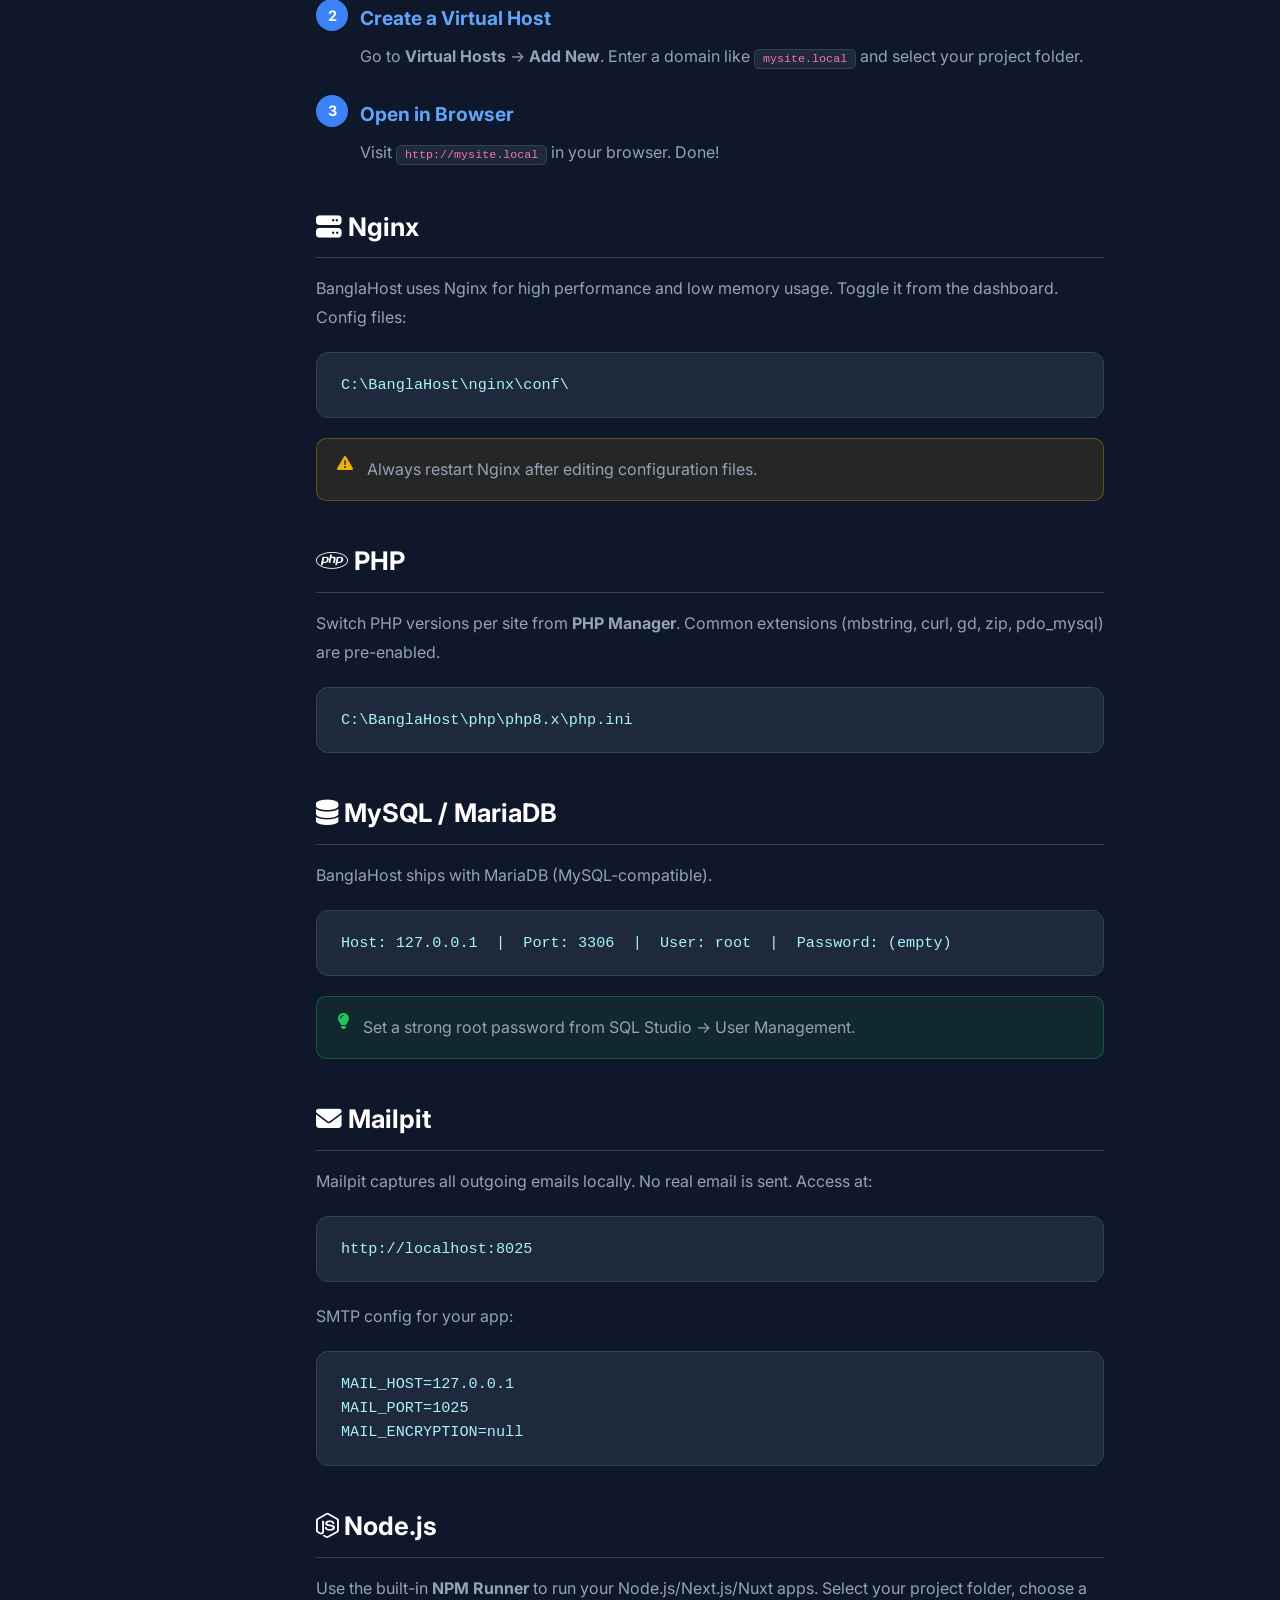
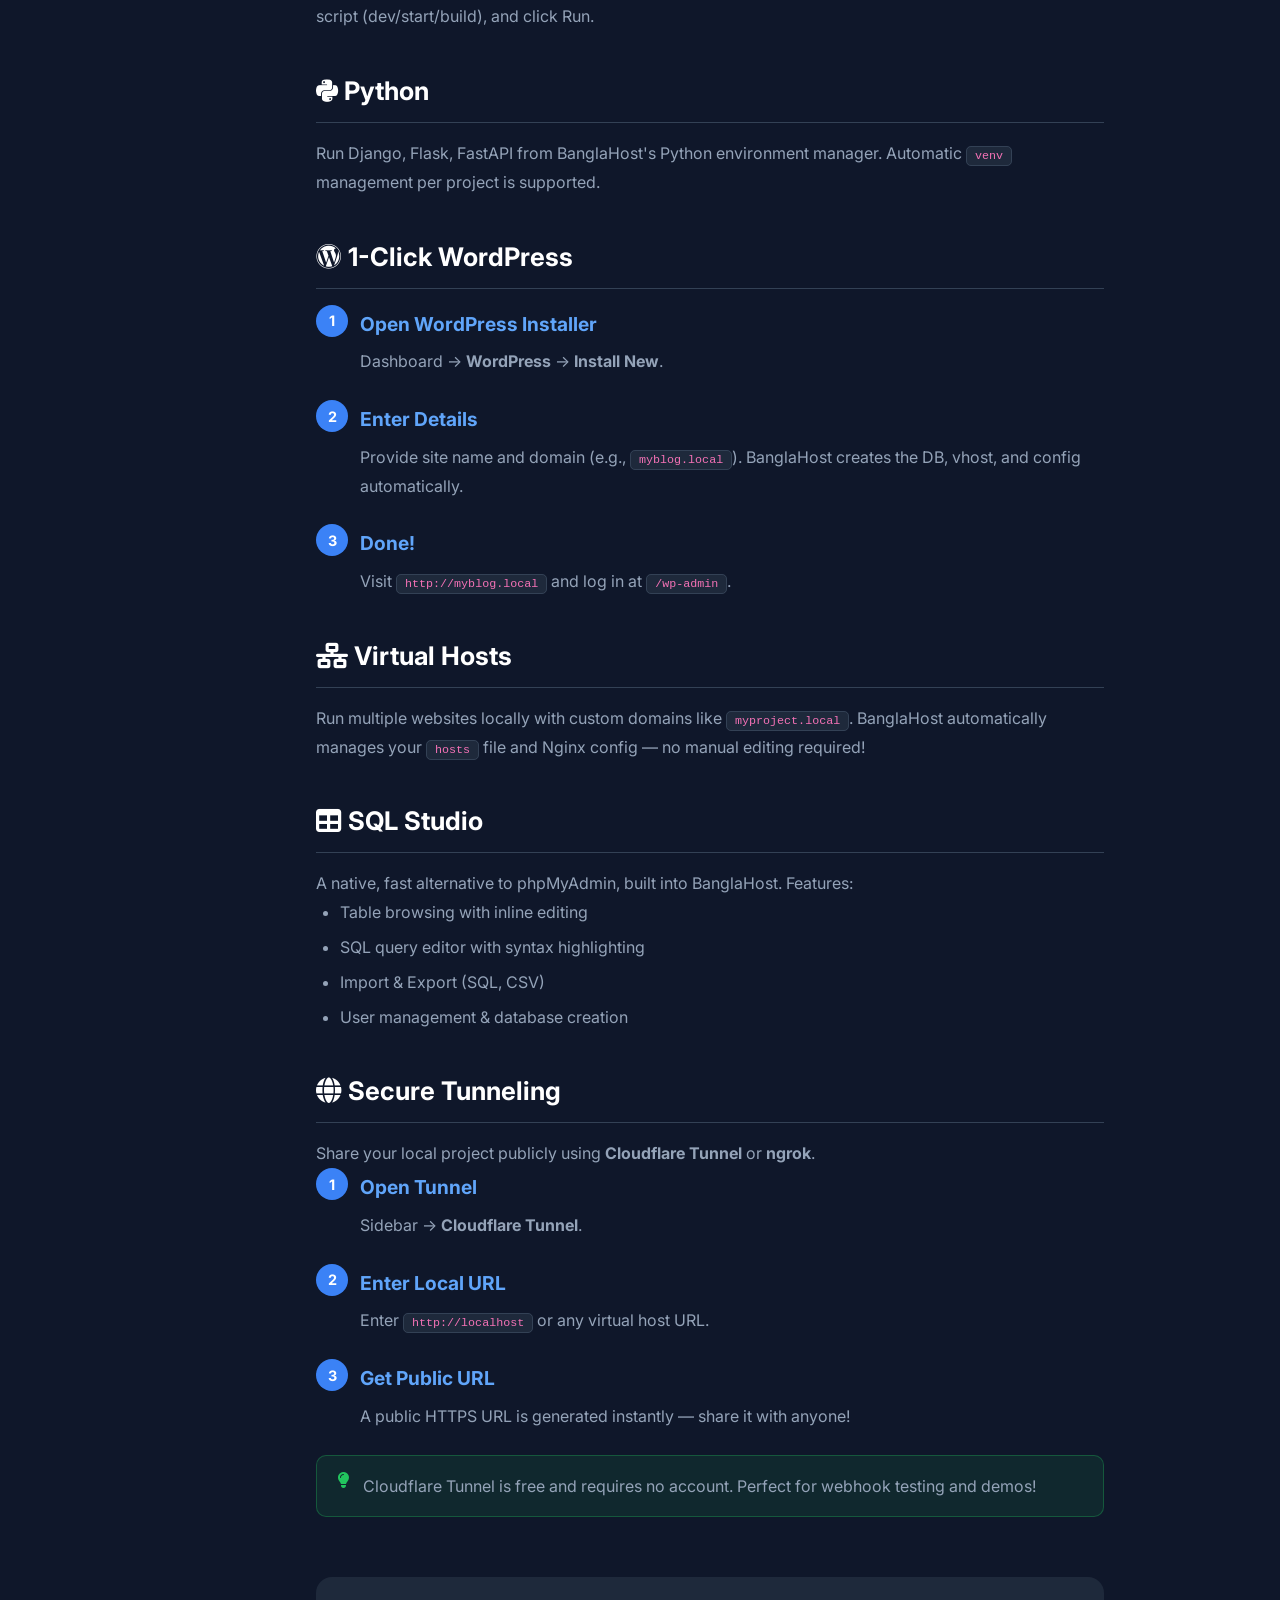
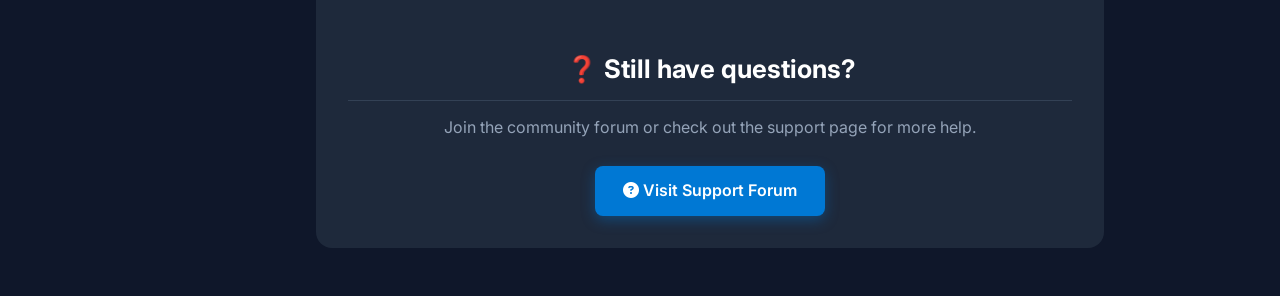
<file: docs.html>
﻿<!DOCTYPE html>
<html lang="en">
<head>
    <meta charset="UTF-8">
    <meta name="viewport" content="width=device-width, initial-scale=1.0">
    <title>Documentation - BanglaHost</title>
    <meta name="description" content="Official documentation for BanglaHost - the modern local web development platform for Windows.">
    <link rel="stylesheet" href="style.css">
    <link rel="stylesheet" href="https://cdnjs.cloudflare.com/ajax/libs/font-awesome/6.4.0/css/all.min.css">
    <link href="https://fonts.googleapis.com/css2?family=Inter:wght@400;500;600;700;800&display=swap" rel="stylesheet">
    <style>
        body{font-family:'Inter',sans-serif;background:#0f172a;color:#e2e8f0;}
        .docs-layout{display:flex;min-height:100vh;padding-top:70px;}
        .docs-sidebar{width:260px;min-width:220px;background:#1e293b;padding:32px 20px;position:sticky;top:70px;height:calc(100vh - 70px);overflow-y:auto;border-right:1px solid #334155;}
        .docs-sidebar h3{font-size:0.75rem;text-transform:uppercase;letter-spacing:1px;color:#64748b;margin:20px 0 8px;}
        .docs-sidebar a{display:block;padding:8px 12px;color:#94a3b8;text-decoration:none;border-radius:8px;font-size:0.9rem;margin-bottom:2px;transition:all 0.2s;}
        .docs-sidebar a:hover,.docs-sidebar a.active{background:#3b82f6;color:white;}
        .docs-sidebar a i{width:18px;margin-right:6px;}
        .docs-content{flex:1;padding:48px 56px;max-width:900px;}
        .docs-content h1{font-size:2.4rem;margin-bottom:12px;color:white;}
        .docs-content h2{font-size:1.6rem;margin:40px 0 16px;color:white;border-bottom:1px solid #334155;padding-bottom:10px;}
        .docs-content h3{font-size:1.2rem;margin:28px 0 10px;color:#60a5fa;}
        .docs-content p,.docs-content li{line-height:1.8;color:#94a3b8;}
        .docs-content ul,.docs-content ol{padding-left:24px;margin-bottom:20px;}
        .docs-content li{margin-bottom:6px;}
        .docs-content code{background:#1e293b;border:1px solid #334155;padding:2px 8px;border-radius:5px;font-family:monospace;color:#f472b6;font-size:0.9em;}
        .docs-content pre{background:#1e293b;border:1px solid #334155;border-radius:12px;padding:20px 24px;overflow-x:auto;margin:20px 0;}
        .docs-content pre code{background:none;border:none;color:#a5f3fc;padding:0;font-size:0.95rem;}
        .alert-box{border-radius:10px;padding:16px 20px;margin:20px 0;display:flex;gap:14px;align-items:flex-start;}
        .alert-box.tip{background:rgba(34,197,94,0.1);border:1px solid rgba(34,197,94,0.3);}
        .alert-box.info{background:rgba(59,130,246,0.1);border:1px solid rgba(59,130,246,0.3);}
        .alert-box.warn{background:rgba(234,179,8,0.1);border:1px solid rgba(234,179,8,0.3);}
        .alert-box.tip i{color:#22c55e;}
        .alert-box.info i{color:#3b82f6;}
        .alert-box.warn i{color:#eab308;}
        .step-badge{display:inline-flex;align-items:center;justify-content:center;width:32px;height:32px;background:#3b82f6;color:white;border-radius:50%;font-weight:700;font-size:0.9rem;flex-shrink:0;}
        .step-item{display:flex;align-items:flex-start;gap:12px;margin-bottom:24px;}
        .step-item .step-body h3{margin:4px 0 8px;}
        .doc-hero{background:linear-gradient(135deg,#1e293b,#0f172a);border-radius:16px;padding:36px;margin-bottom:40px;}
        .doc-hero p{font-size:1.1rem;color:#94a3b8;margin:10px 0 0;}
        @media(max-width:768px){.docs-layout{flex-direction:column;}.docs-sidebar{width:100%;height:auto;position:relative;top:0;}.docs-content{padding:24px 20px;}}
    </style>
    <!-- Google tag (gtag.js) -->
    <script async src="https://www.googletagmanager.com/gtag/js?id=G-2EQ67R1B54"></script>
    <script>
      window.dataLayer = window.dataLayer || [];
      function gtag(){dataLayer.push(arguments);}
      gtag('js', new Date());
      gtag('config', 'G-2EQ67R1B54');
    </script>
</head>
<body>
<nav class="navbar">
    <div class="nav-container">
        <div class="nav-brand">
            <img src="assets/images/banglaHost.png" alt="BanglaHost Logo" class="site-logo">
            <span class="brand-name">BanglaHost</span>
        </div>
        <ul class="nav-links">
            <li><a href="index.html">Home</a></li>
            <li><a href="index.html#features">Features</a></li>
            <li><a href="docs.html">Docs</a></li>
            <li><a href="index.html#download" class="btn-primary-outline">Download</a></li>
        </ul>
    </div>
</nav>
<div class="docs-layout">
<aside class="docs-sidebar">
    <h3>Getting Started</h3>
    <a href="#installation"><i class="fa-solid fa-download"></i> Installation</a>
    <a href="#quick-start"><i class="fa-solid fa-rocket"></i> Quick Start</a>
    <a href="#requirements"><i class="fa-solid fa-desktop"></i> Requirements</a>
    <h3>Services</h3>
    <a href="#nginx"><i class="fa-solid fa-server"></i> Nginx</a>
    <a href="#php"><i class="fa-brands fa-php"></i> PHP</a>
    <a href="#mysql"><i class="fa-solid fa-database"></i> MySQL</a>
    <a href="#mailpit"><i class="fa-solid fa-envelope"></i> Mailpit</a>
    <a href="#nodejs"><i class="fa-brands fa-node-js"></i> Node.js</a>
    <a href="#python"><i class="fa-brands fa-python"></i> Python</a>
    <h3>Features</h3>
    <a href="#wordpress"><i class="fa-brands fa-wordpress"></i> WordPress</a>
    <a href="#vhosts"><i class="fa-solid fa-network-wired"></i> Virtual Hosts</a>
    <a href="#sql-studio"><i class="fa-solid fa-table"></i> SQL Studio</a>
    <a href="#tunneling"><i class="fa-solid fa-globe"></i> Tunneling</a>
    <a href="#winget"><i class="fa-brands fa-windows"></i> Winget</a>
    <h3>Support</h3>
    <a href="https://sourceforge.net/projects/banglahost-local-web-server/support" target="_blank"><i class="fa-solid fa-circle-question"></i> Forum</a>
    <a href="index.html#community"><i class="fa-solid fa-users"></i> Community</a>
</aside>
<main class="docs-content">
    <div class="doc-hero">
        <h1>📖 BanglaHost Docs</h1>
        <p>Everything you need to set up, configure, and get the most out of BanglaHost — the modern local web development platform for Windows.</p>
    </div>

    <section id="installation">
        <h2><i class="fa-solid fa-download"></i> Installation</h2>
        <p>Install BanglaHost via EXE installer, Microsoft Store, or Winget.</p>
        <h3>Option 1: EXE Installer (Recommended)</h3>
        <div class="step-item"><div class="step-badge">1</div><div class="step-body"><h3>Download</h3><p>Download the latest <code>.exe</code> installer from GitHub. <a href="https://github.com/mohammad-sheikh-shahinur-rahman/BanglaHost-Website/releases/latest" class="download-exe-btn" target="_blank" style="color:#60a5fa;">Click here</a></p></div></div>
        <div class="step-item"><div class="step-badge">2</div><div class="step-body"><h3>Run the installer</h3><p>Double-click and follow the on-screen instructions. No complex configuration needed.</p></div></div>
        <div class="step-item"><div class="step-badge">3</div><div class="step-body"><h3>Launch</h3><p>Open BanglaHost from the Start Menu or Desktop shortcut.</p></div></div>

        <h3 id="winget">Option 2: Winget (Command Line)</h3>
        <pre><code>winget install ITAmadersomajInc.BanglaHostLocalWebServer</code></pre>
        <div class="alert-box info"><i class="fa-solid fa-circle-info"></i><p>Winget is built into Windows 11 and Windows 10 (1709+). No additional setup needed.</p></div>

        <h3>Option 3: Microsoft Store</h3>
        <p>Search <strong>"BanglaHost"</strong> in the Microsoft Store or visit <a href="https://apps.microsoft.com/store/detail/9MWFKR8D8318" target="_blank" style="color:#60a5fa;">this link</a>.</p>
    </section>

    <section id="requirements">
        <h2><i class="fa-solid fa-desktop"></i> System Requirements</h2>
        <ul>
            <li><strong>OS:</strong> Windows 10 (Build 17763+) or Windows 11</li>
            <li><strong>Architecture:</strong> x64 (64-bit)</li>
            <li><strong>RAM:</strong> 4 GB minimum, 8 GB recommended</li>
            <li><strong>Disk:</strong> 500 MB; SSD recommended</li>
            <li><strong>Runtime:</strong> .NET 8 Desktop Runtime (auto-installed)</li>
        </ul>
    </section>

    <section id="quick-start">
        <h2><i class="fa-solid fa-rocket"></i> Quick Start</h2>
        <div class="step-item"><div class="step-badge">1</div><div class="step-body"><h3>Start Services</h3><p>Toggle <strong>Nginx</strong>, <strong>PHP</strong>, and <strong>MySQL</strong> on from the dashboard.</p></div></div>
        <div class="step-item"><div class="step-badge">2</div><div class="step-body"><h3>Create a Virtual Host</h3><p>Go to <strong>Virtual Hosts</strong> → <strong>Add New</strong>. Enter a domain like <code>mysite.local</code> and select your project folder.</p></div></div>
        <div class="step-item"><div class="step-badge">3</div><div class="step-body"><h3>Open in Browser</h3><p>Visit <code>http://mysite.local</code> in your browser. Done!</p></div></div>
    </section>

    <section id="nginx">
        <h2><i class="fa-solid fa-server"></i> Nginx</h2>
        <p>BanglaHost uses Nginx for high performance and low memory usage. Toggle it from the dashboard. Config files:</p>
        <pre><code>C:\BanglaHost\nginx\conf\</code></pre>
        <div class="alert-box warn"><i class="fa-solid fa-triangle-exclamation"></i><p>Always restart Nginx after editing configuration files.</p></div>
    </section>

    <section id="php">
        <h2><i class="fa-brands fa-php"></i> PHP</h2>
        <p>Switch PHP versions per site from <strong>PHP Manager</strong>. Common extensions (mbstring, curl, gd, zip, pdo_mysql) are pre-enabled.</p>
        <pre><code>C:\BanglaHost\php\php8.x\php.ini</code></pre>
    </section>

    <section id="mysql">
        <h2><i class="fa-solid fa-database"></i> MySQL / MariaDB</h2>
        <p>BanglaHost ships with MariaDB (MySQL-compatible).</p>
        <pre><code>Host: 127.0.0.1  |  Port: 3306  |  User: root  |  Password: (empty)</code></pre>
        <div class="alert-box tip"><i class="fa-solid fa-lightbulb"></i><p>Set a strong root password from SQL Studio → User Management.</p></div>
    </section>

    <section id="mailpit">
        <h2><i class="fa-solid fa-envelope"></i> Mailpit</h2>
        <p>Mailpit captures all outgoing emails locally. No real email is sent. Access at:</p>
        <pre><code>http://localhost:8025</code></pre>
        <p>SMTP config for your app:</p>
        <pre><code>MAIL_HOST=127.0.0.1
MAIL_PORT=1025
MAIL_ENCRYPTION=null</code></pre>
    </section>

    <section id="nodejs">
        <h2><i class="fa-brands fa-node-js"></i> Node.js</h2>
        <p>Use the built-in <strong>NPM Runner</strong> to run your Node.js/Next.js/Nuxt apps. Select your project folder, choose a script (dev/start/build), and click Run.</p>
    </section>

    <section id="python">
        <h2><i class="fa-brands fa-python"></i> Python</h2>
        <p>Run Django, Flask, FastAPI from BanglaHost's Python environment manager. Automatic <code>venv</code> management per project is supported.</p>
    </section>

    <section id="wordpress">
        <h2><i class="fa-brands fa-wordpress"></i> 1-Click WordPress</h2>
        <div class="step-item"><div class="step-badge">1</div><div class="step-body"><h3>Open WordPress Installer</h3><p>Dashboard → <strong>WordPress</strong> → <strong>Install New</strong>.</p></div></div>
        <div class="step-item"><div class="step-badge">2</div><div class="step-body"><h3>Enter Details</h3><p>Provide site name and domain (e.g., <code>myblog.local</code>). BanglaHost creates the DB, vhost, and config automatically.</p></div></div>
        <div class="step-item"><div class="step-badge">3</div><div class="step-body"><h3>Done!</h3><p>Visit <code>http://myblog.local</code> and log in at <code>/wp-admin</code>.</p></div></div>
    </section>

    <section id="vhosts">
        <h2><i class="fa-solid fa-network-wired"></i> Virtual Hosts</h2>
        <p>Run multiple websites locally with custom domains like <code>myproject.local</code>. BanglaHost automatically manages your <code>hosts</code> file and Nginx config — no manual editing required!</p>
    </section>

    <section id="sql-studio">
        <h2><i class="fa-solid fa-table"></i> SQL Studio</h2>
        <p>A native, fast alternative to phpMyAdmin, built into BanglaHost. Features:</p>
        <ul>
            <li>Table browsing with inline editing</li>
            <li>SQL query editor with syntax highlighting</li>
            <li>Import &amp; Export (SQL, CSV)</li>
            <li>User management &amp; database creation</li>
        </ul>
    </section>

    <section id="tunneling">
        <h2><i class="fa-solid fa-globe"></i> Secure Tunneling</h2>
        <p>Share your local project publicly using <strong>Cloudflare Tunnel</strong> or <strong>ngrok</strong>.</p>
        <div class="step-item"><div class="step-badge">1</div><div class="step-body"><h3>Open Tunnel</h3><p>Sidebar → <strong>Cloudflare Tunnel</strong>.</p></div></div>
        <div class="step-item"><div class="step-badge">2</div><div class="step-body"><h3>Enter Local URL</h3><p>Enter <code>http://localhost</code> or any virtual host URL.</p></div></div>
        <div class="step-item"><div class="step-badge">3</div><div class="step-body"><h3>Get Public URL</h3><p>A public HTTPS URL is generated instantly — share it with anyone!</p></div></div>
        <div class="alert-box tip"><i class="fa-solid fa-lightbulb"></i><p>Cloudflare Tunnel is free and requires no account. Perfect for webhook testing and demos!</p></div>
    </section>

    <div style="margin-top:60px;padding:32px;background:#1e293b;border-radius:16px;text-align:center;">
        <h2 style="color:white;font-size:1.6rem;margin-bottom:12px;">❓ Still have questions?</h2>
        <p style="color:#94a3b8;margin-bottom:24px;">Join the community forum or check out the support page for more help.</p>
        <a href="https://sourceforge.net/projects/banglahost-local-web-server/support" target="_blank" class="btn-primary" style="display:inline-block;padding:12px 28px;text-decoration:none;"><i class="fa-solid fa-circle-question"></i> Visit Support Forum</a>
    </div>
</main>
</div>
<script src="script.js"></script>
</body>
</html>
</file>
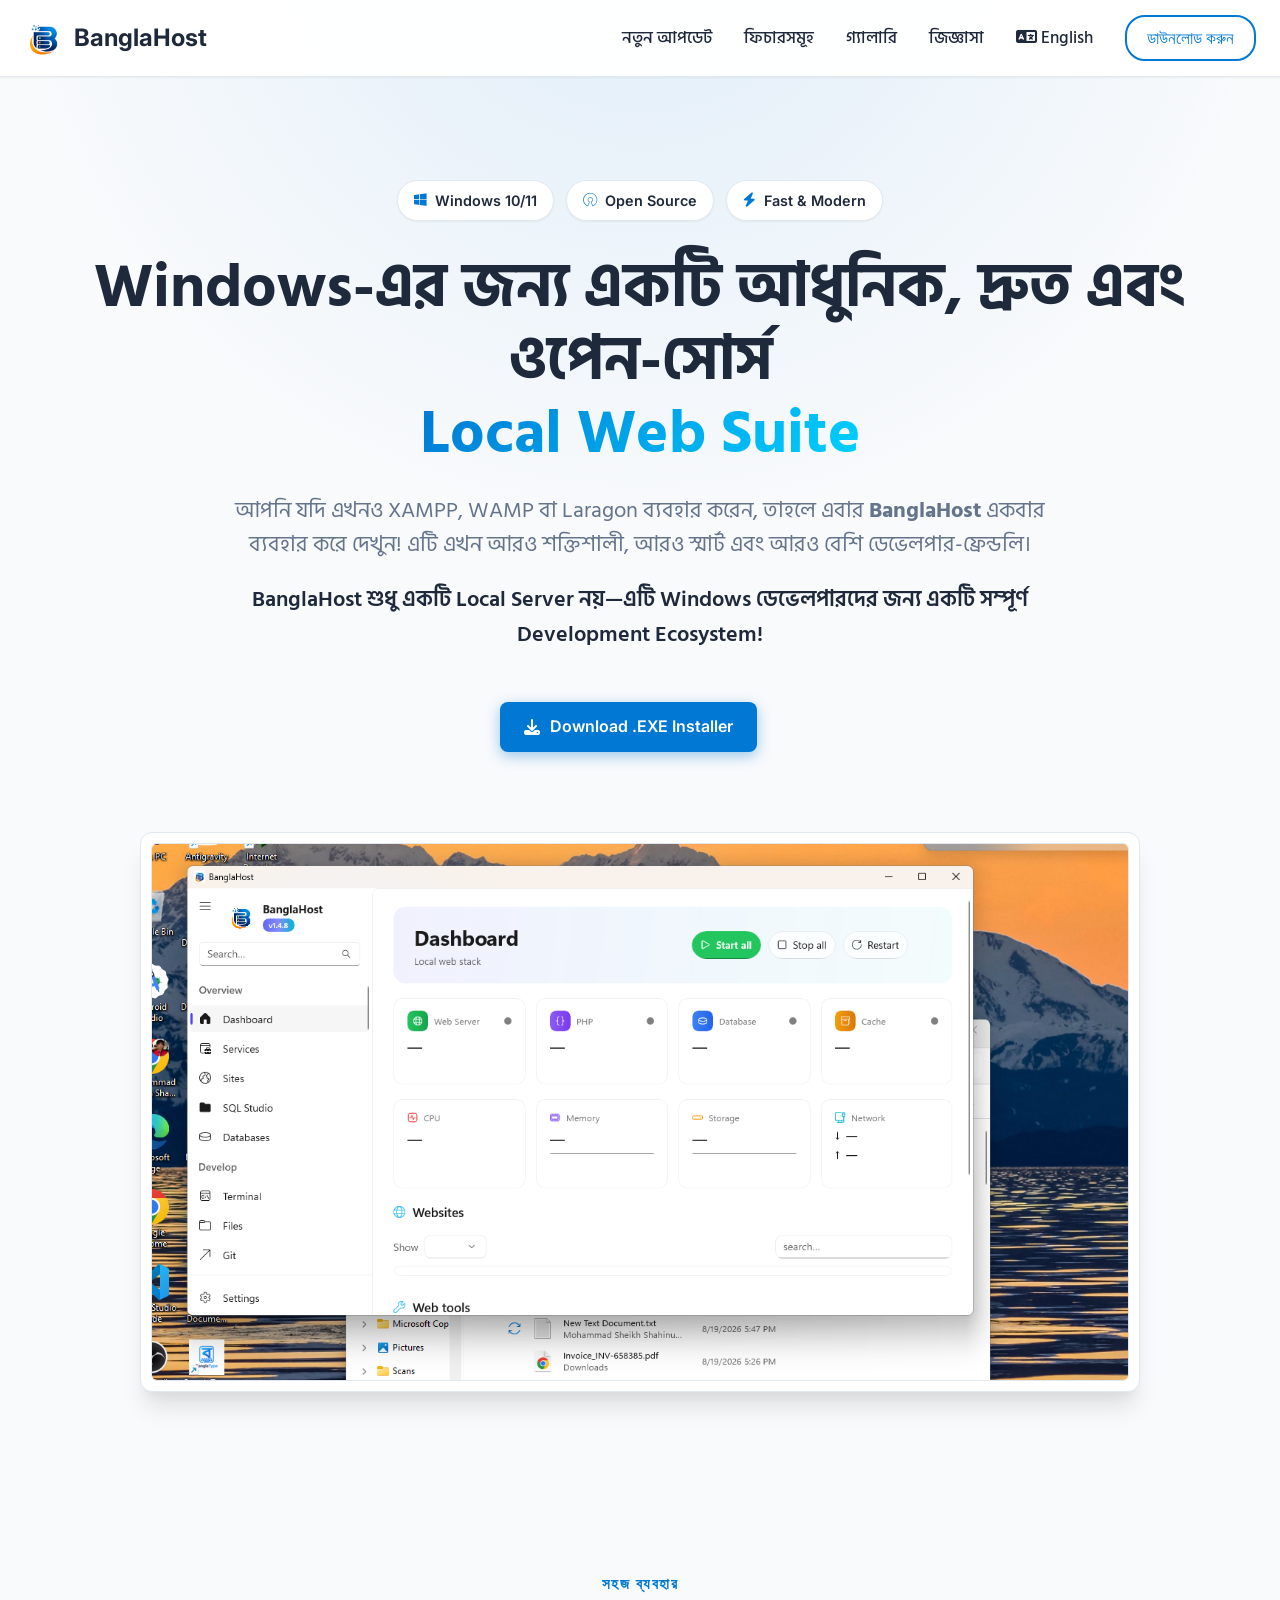
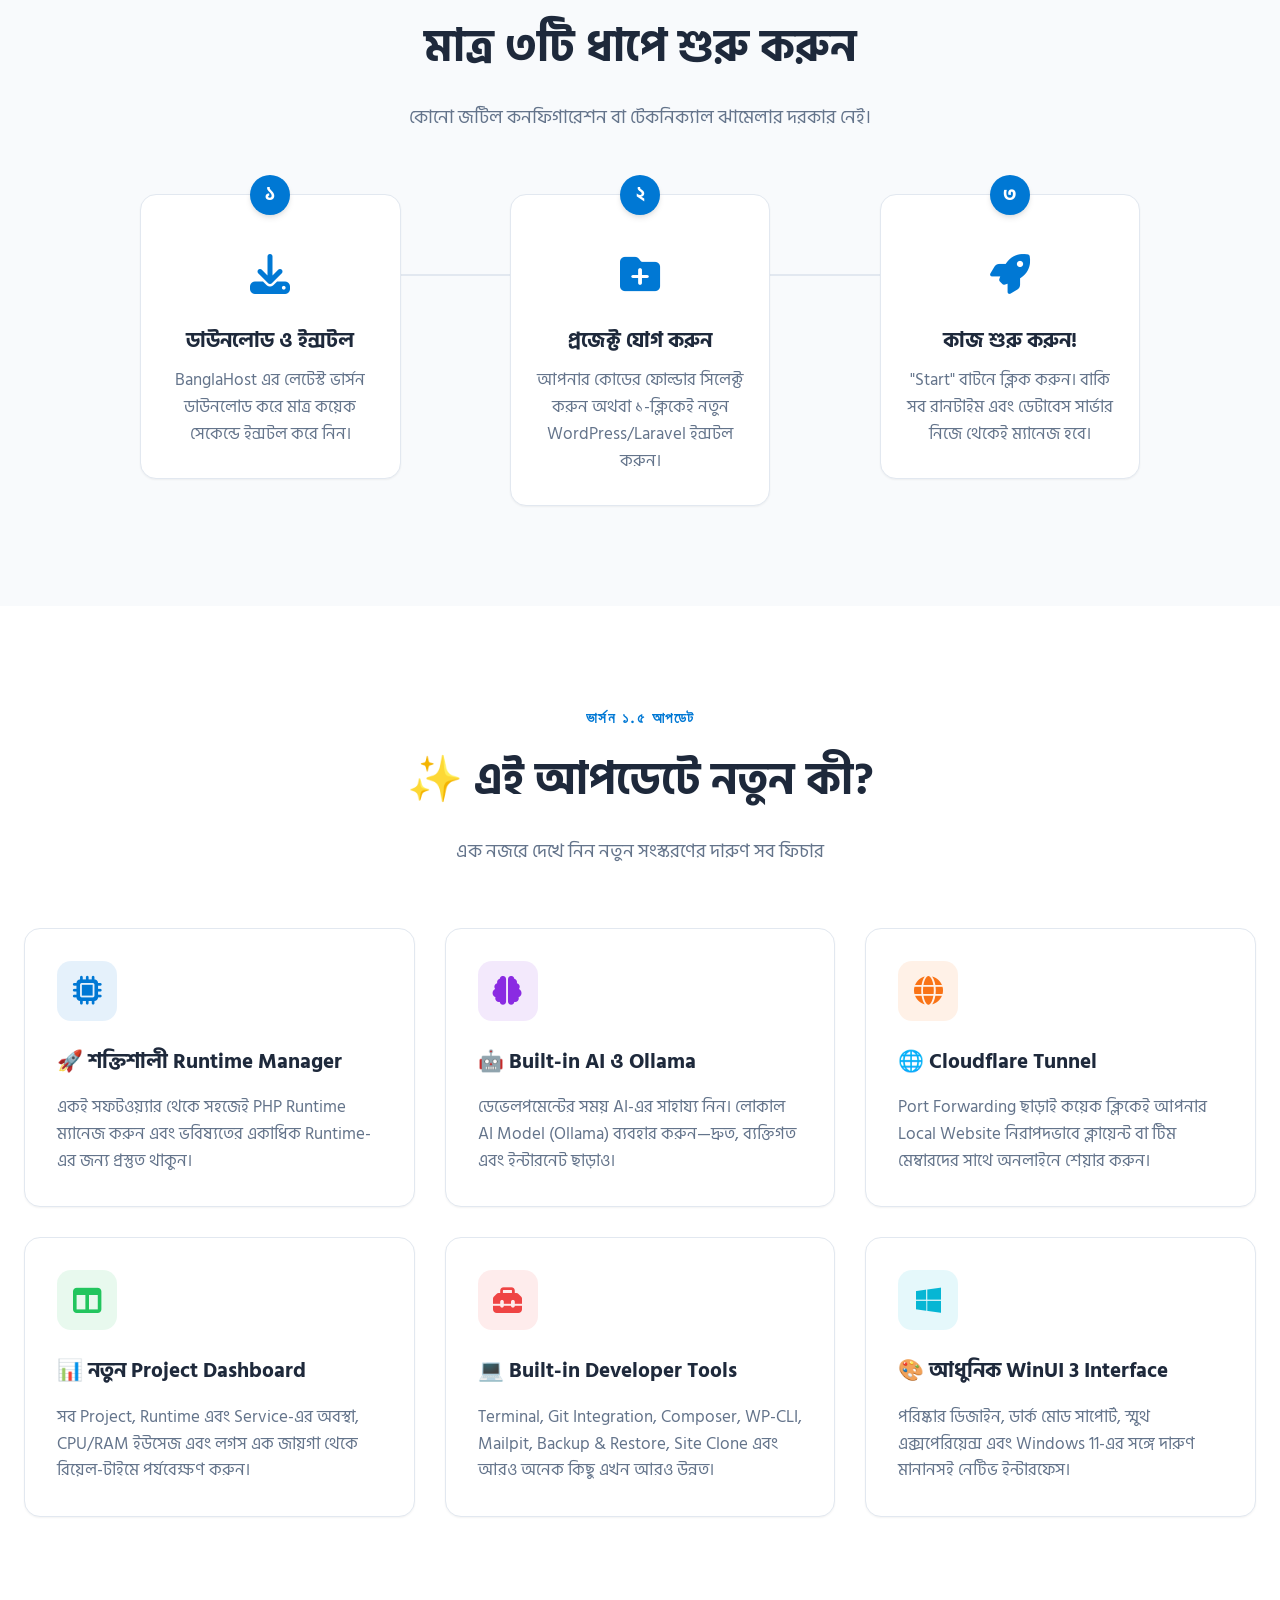
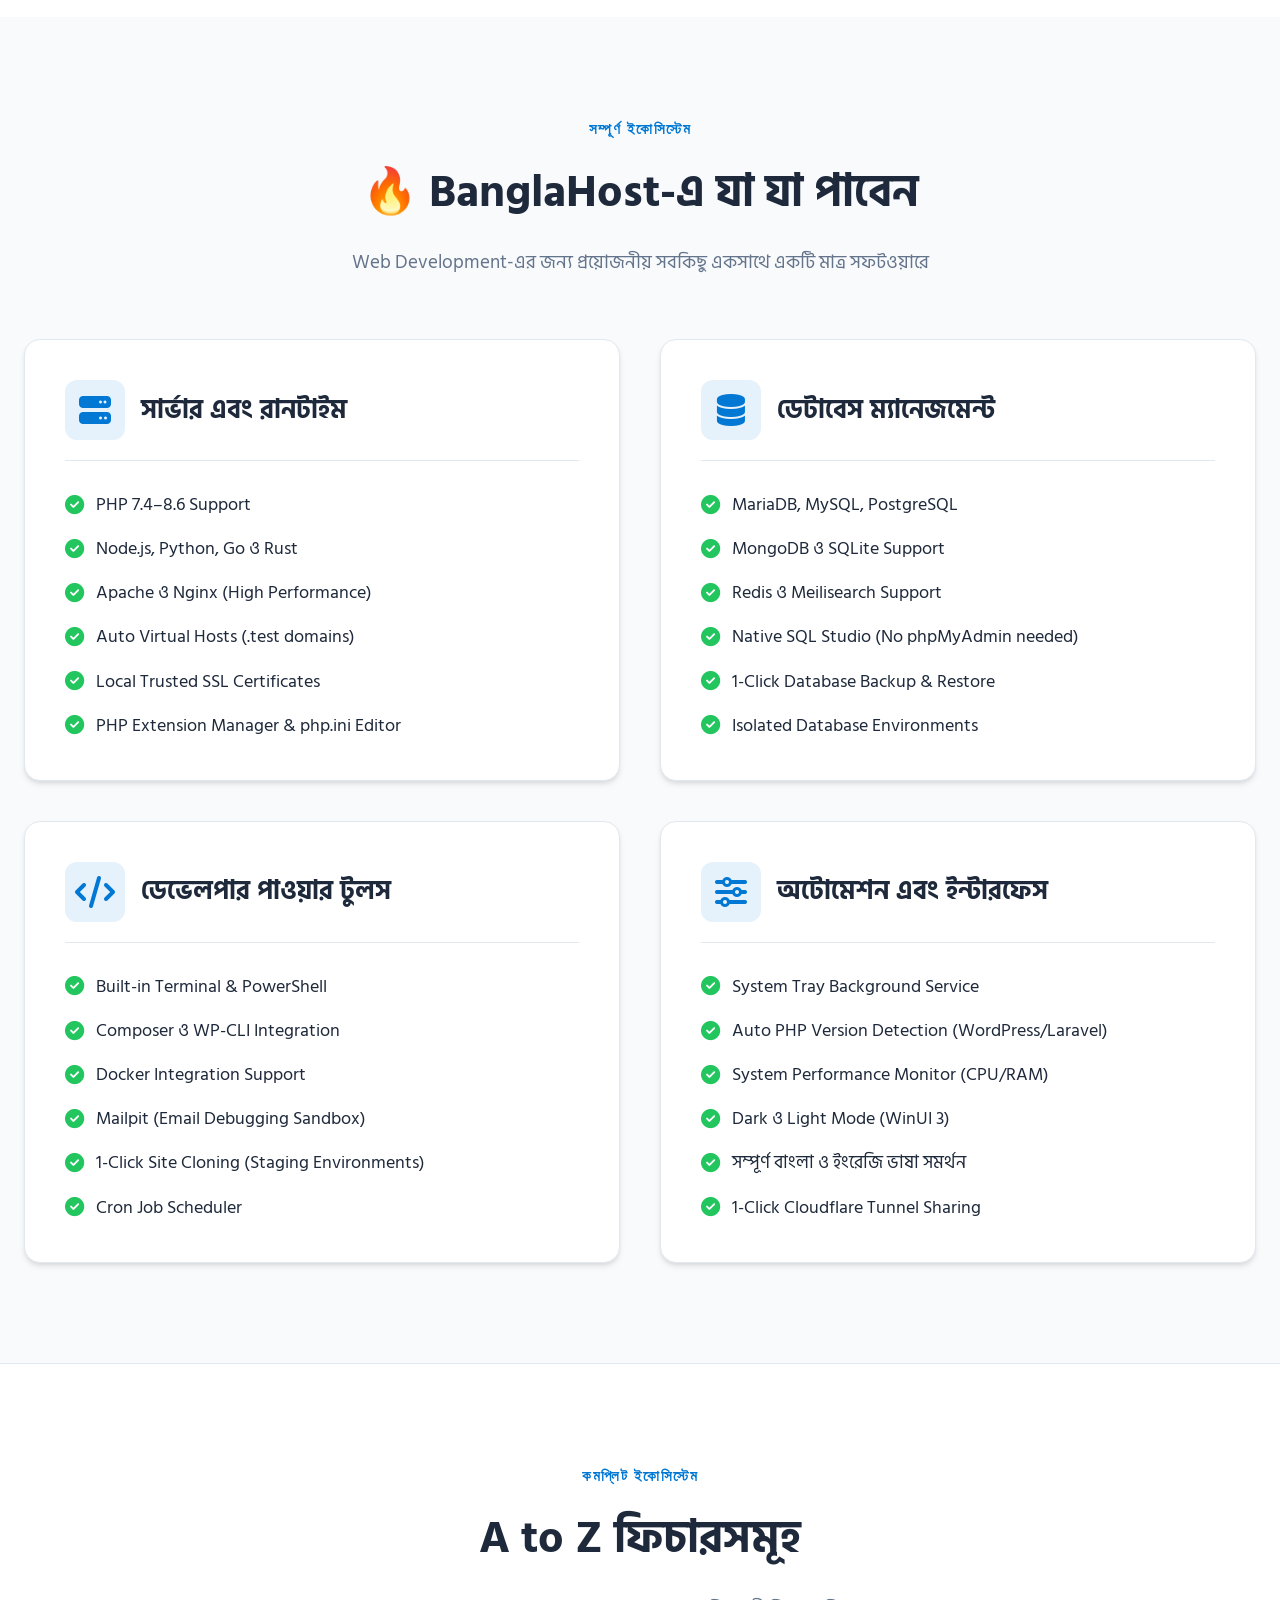
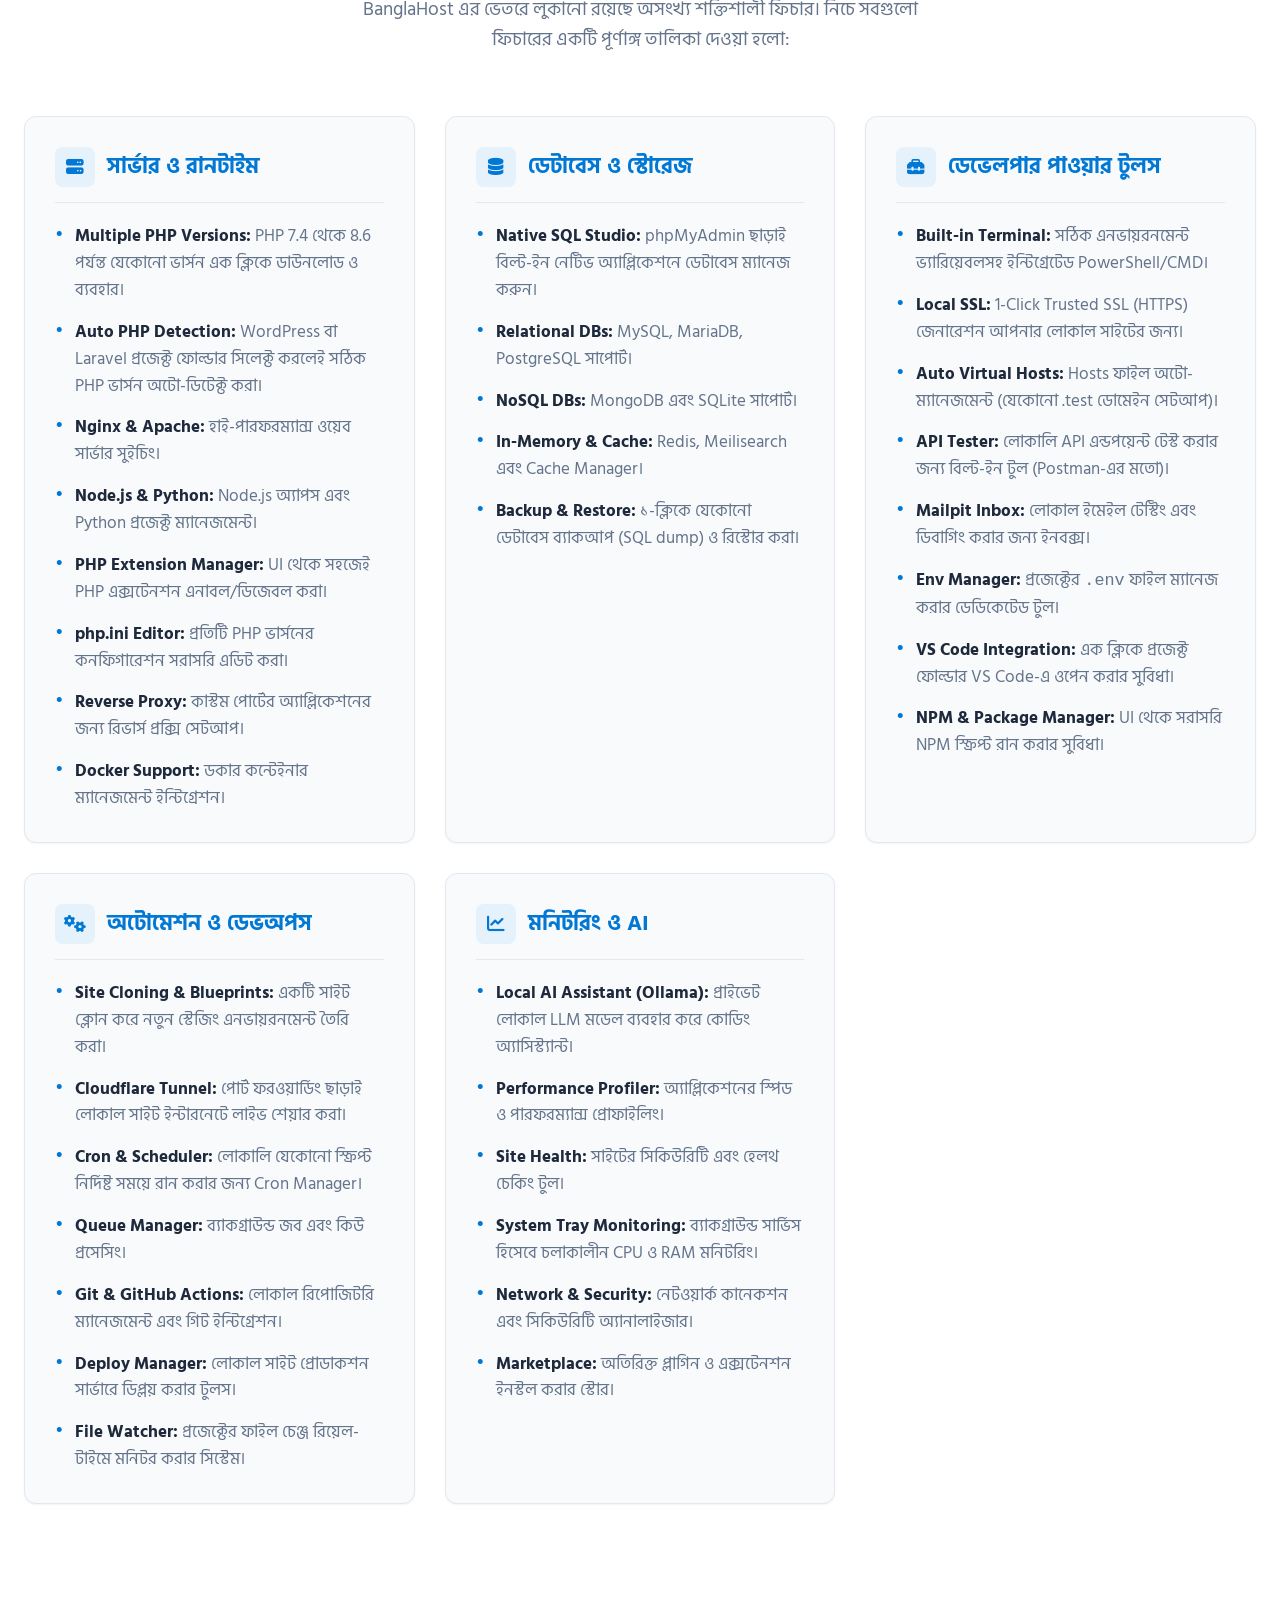
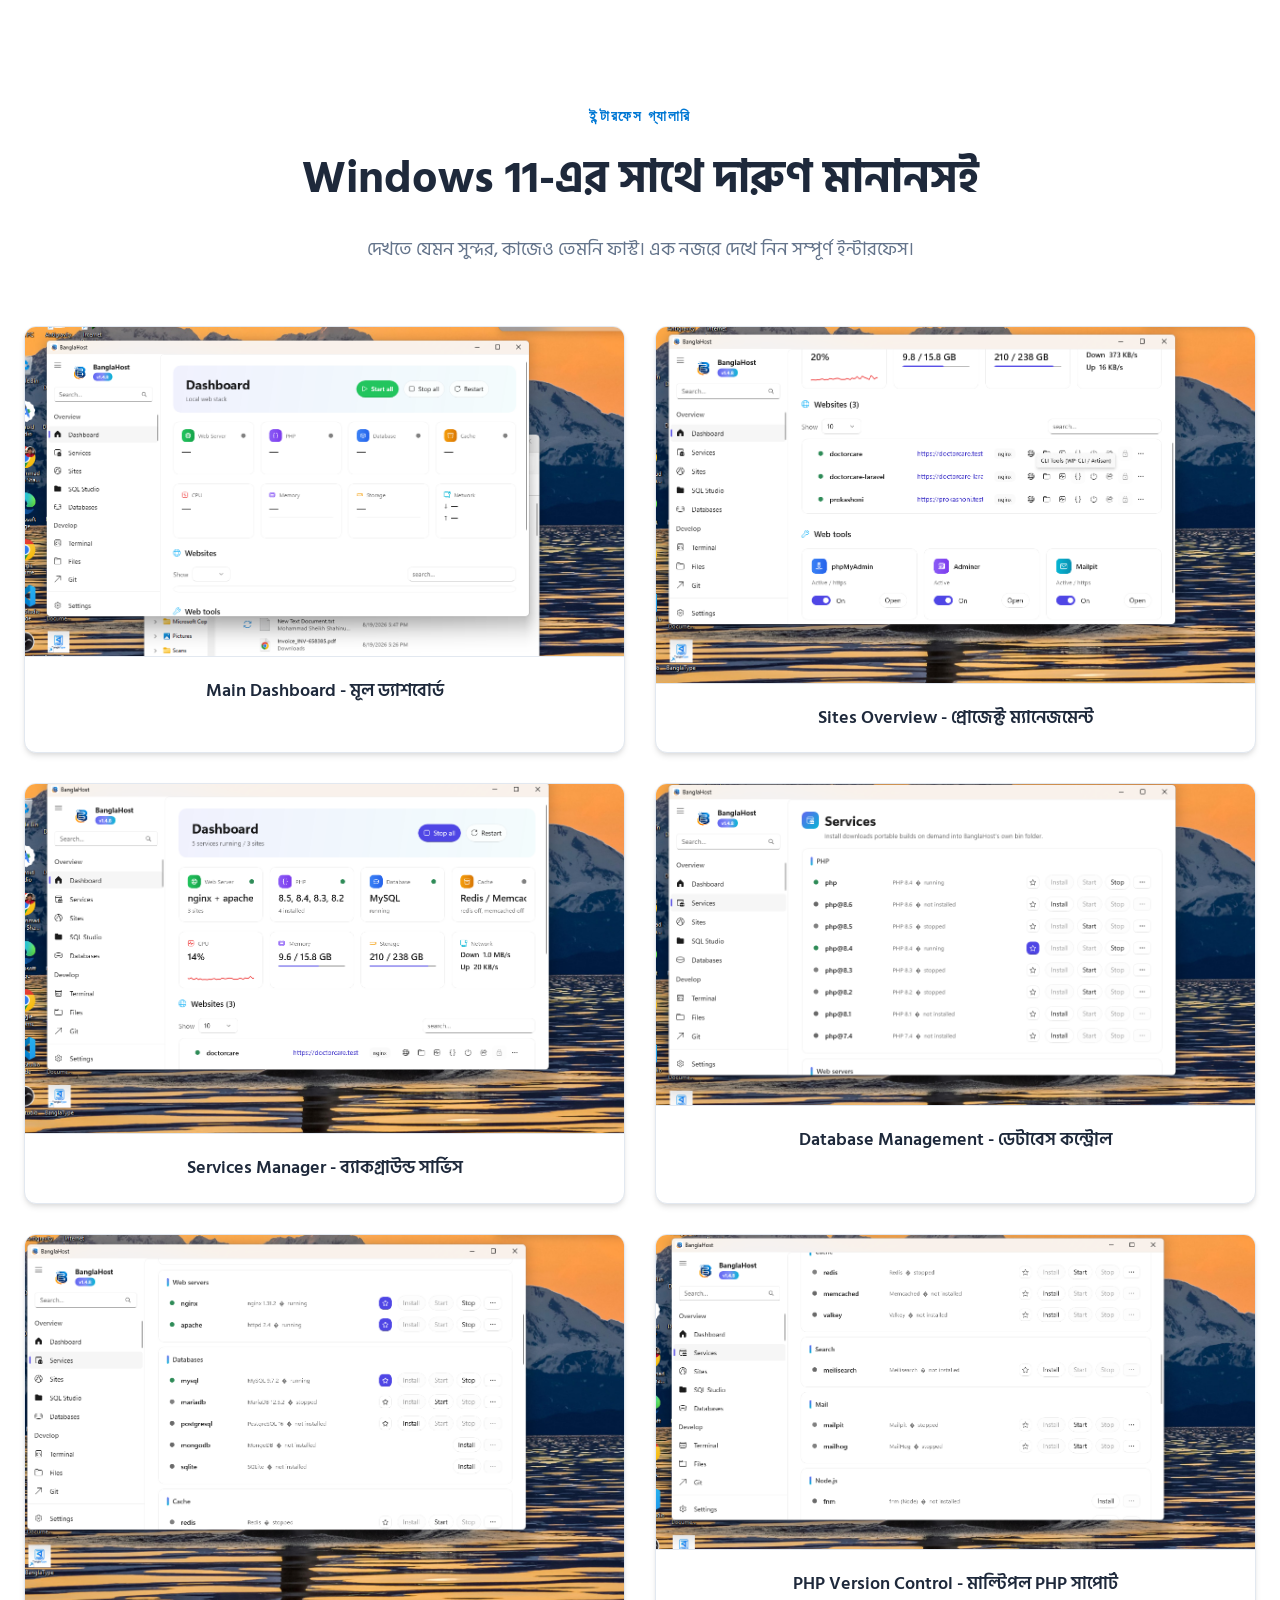
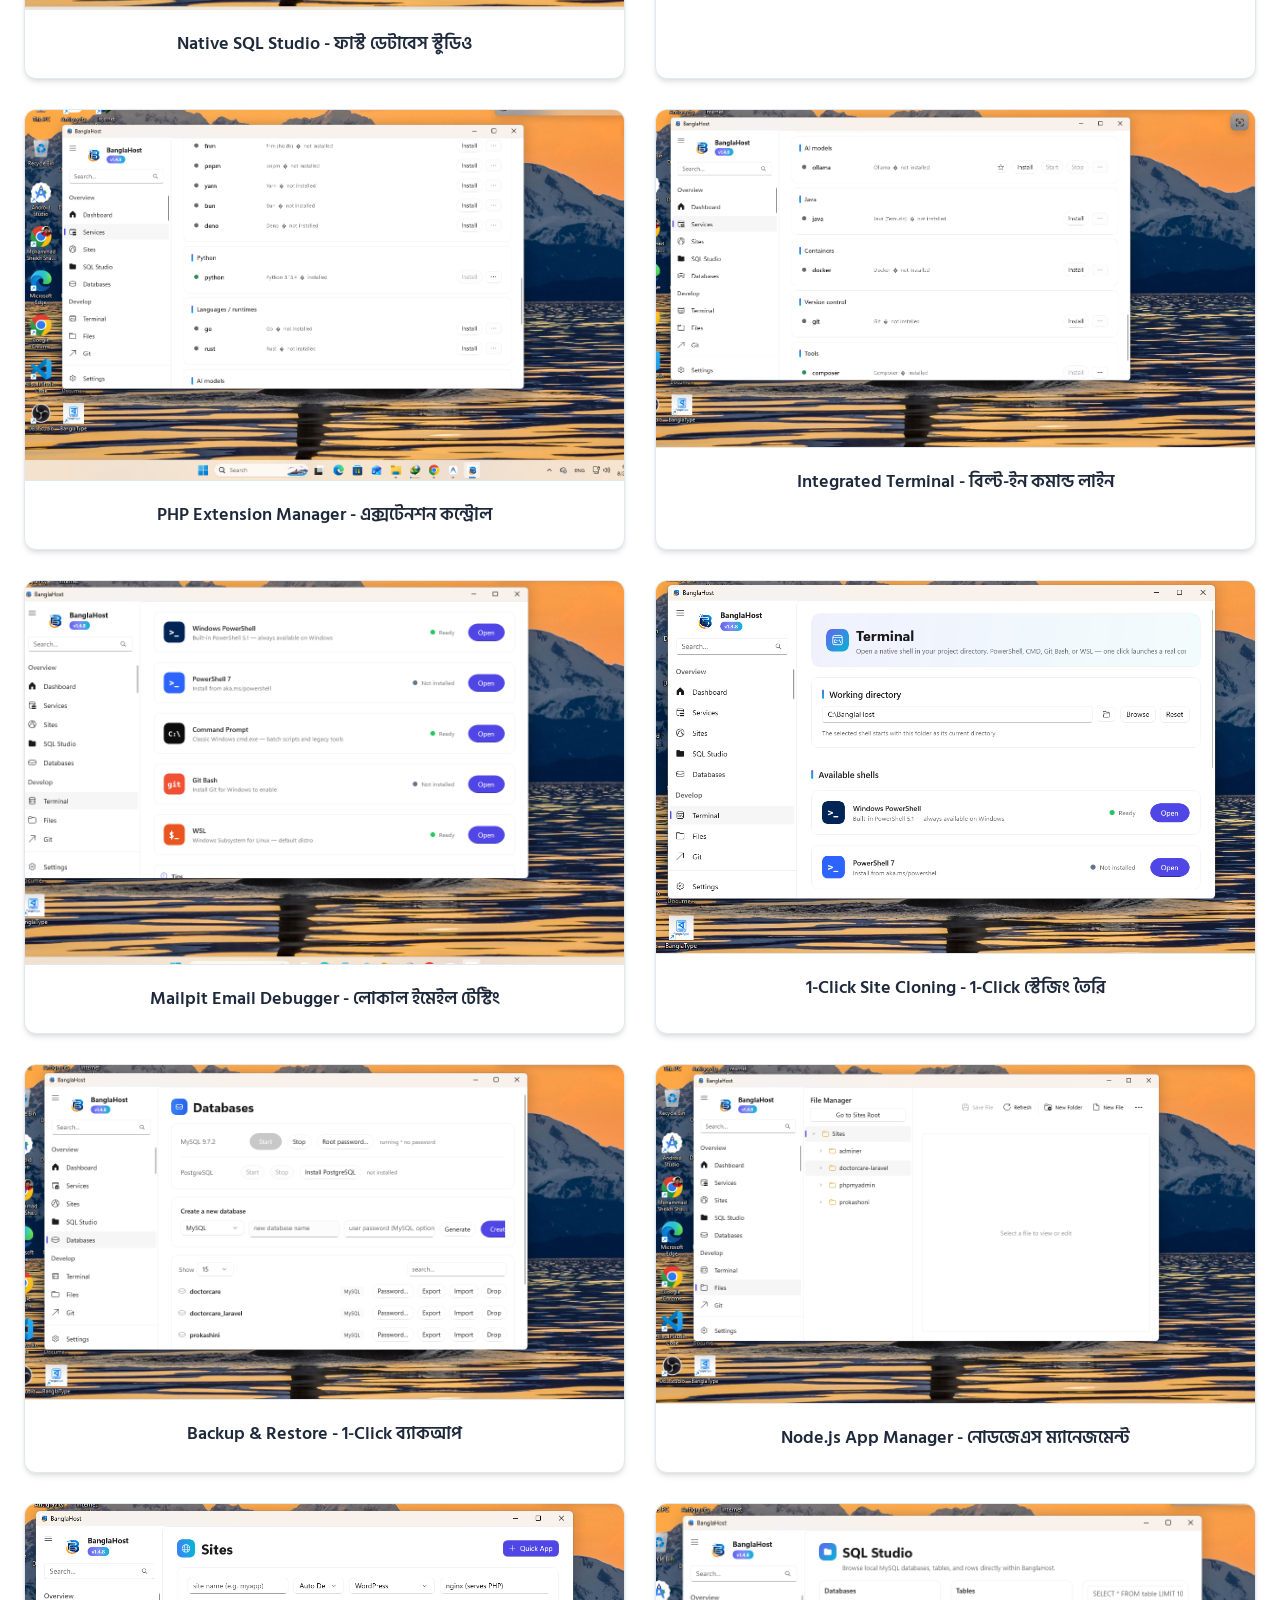
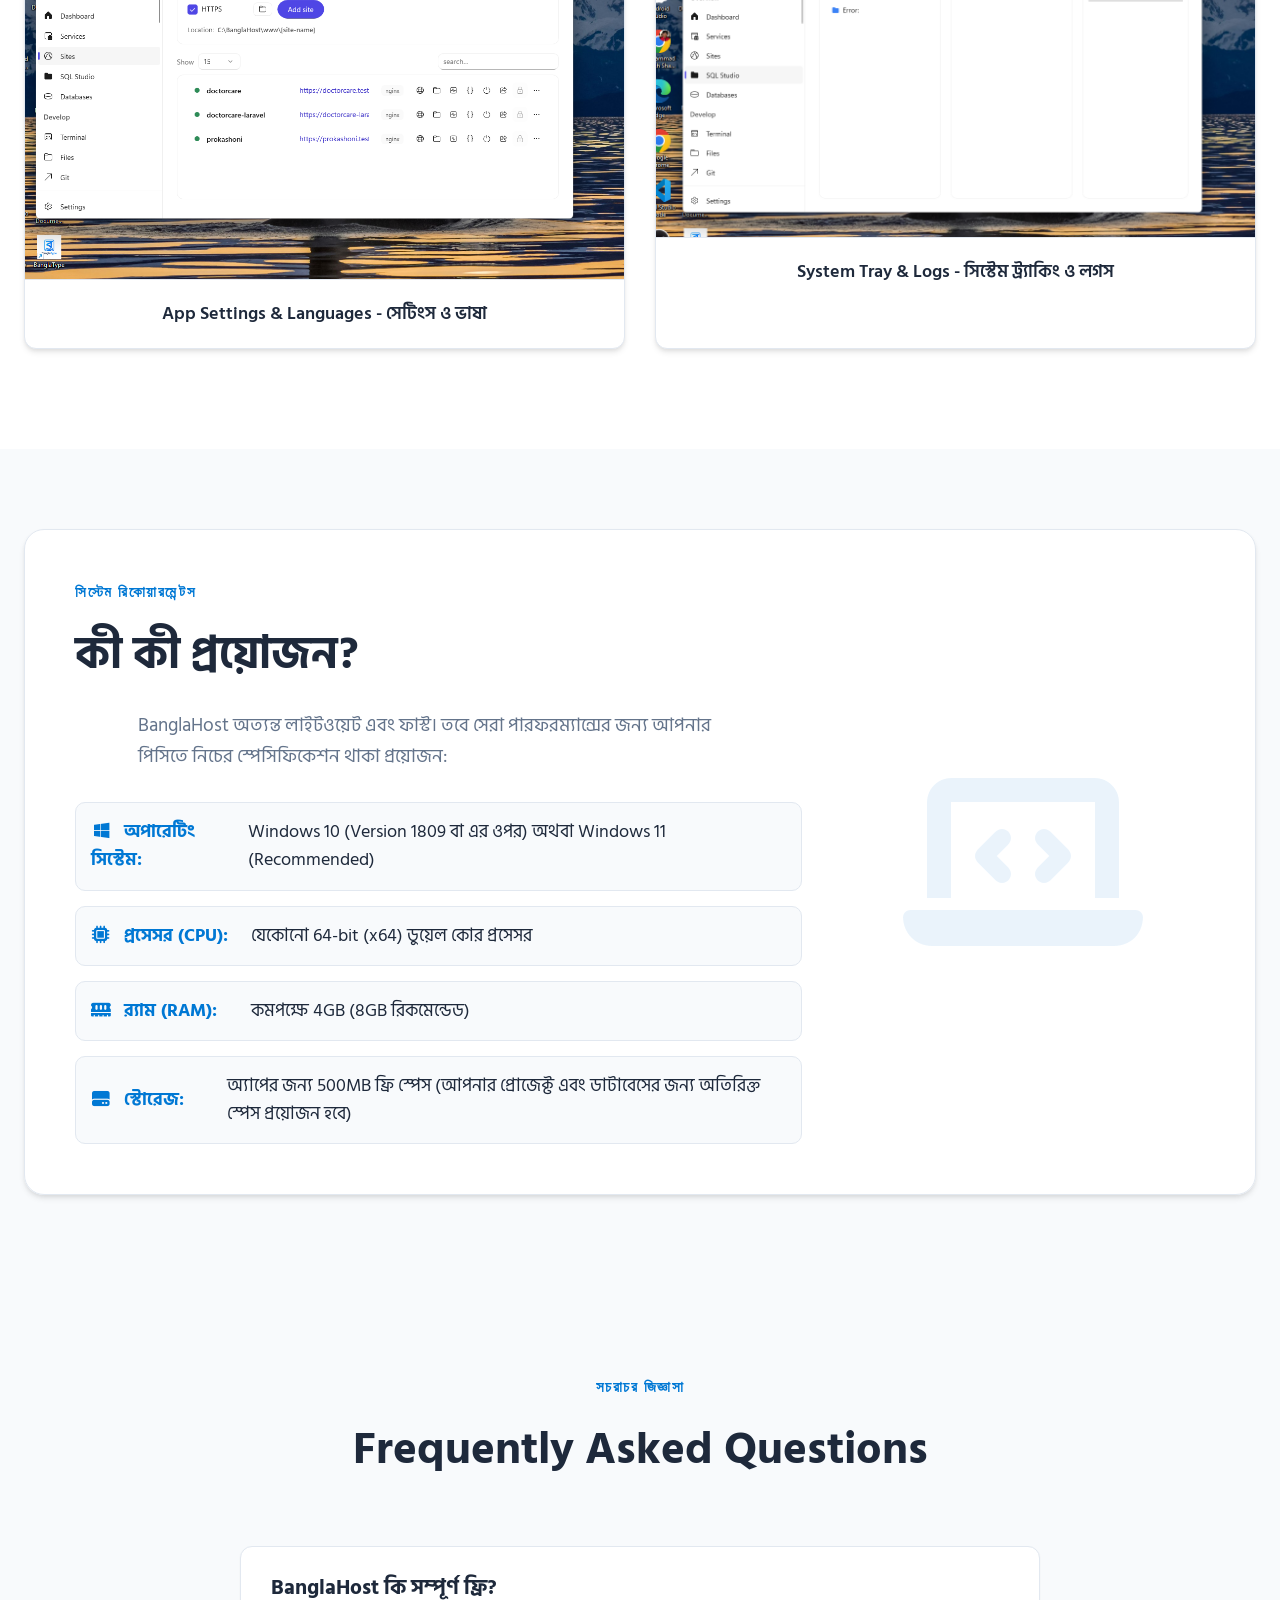
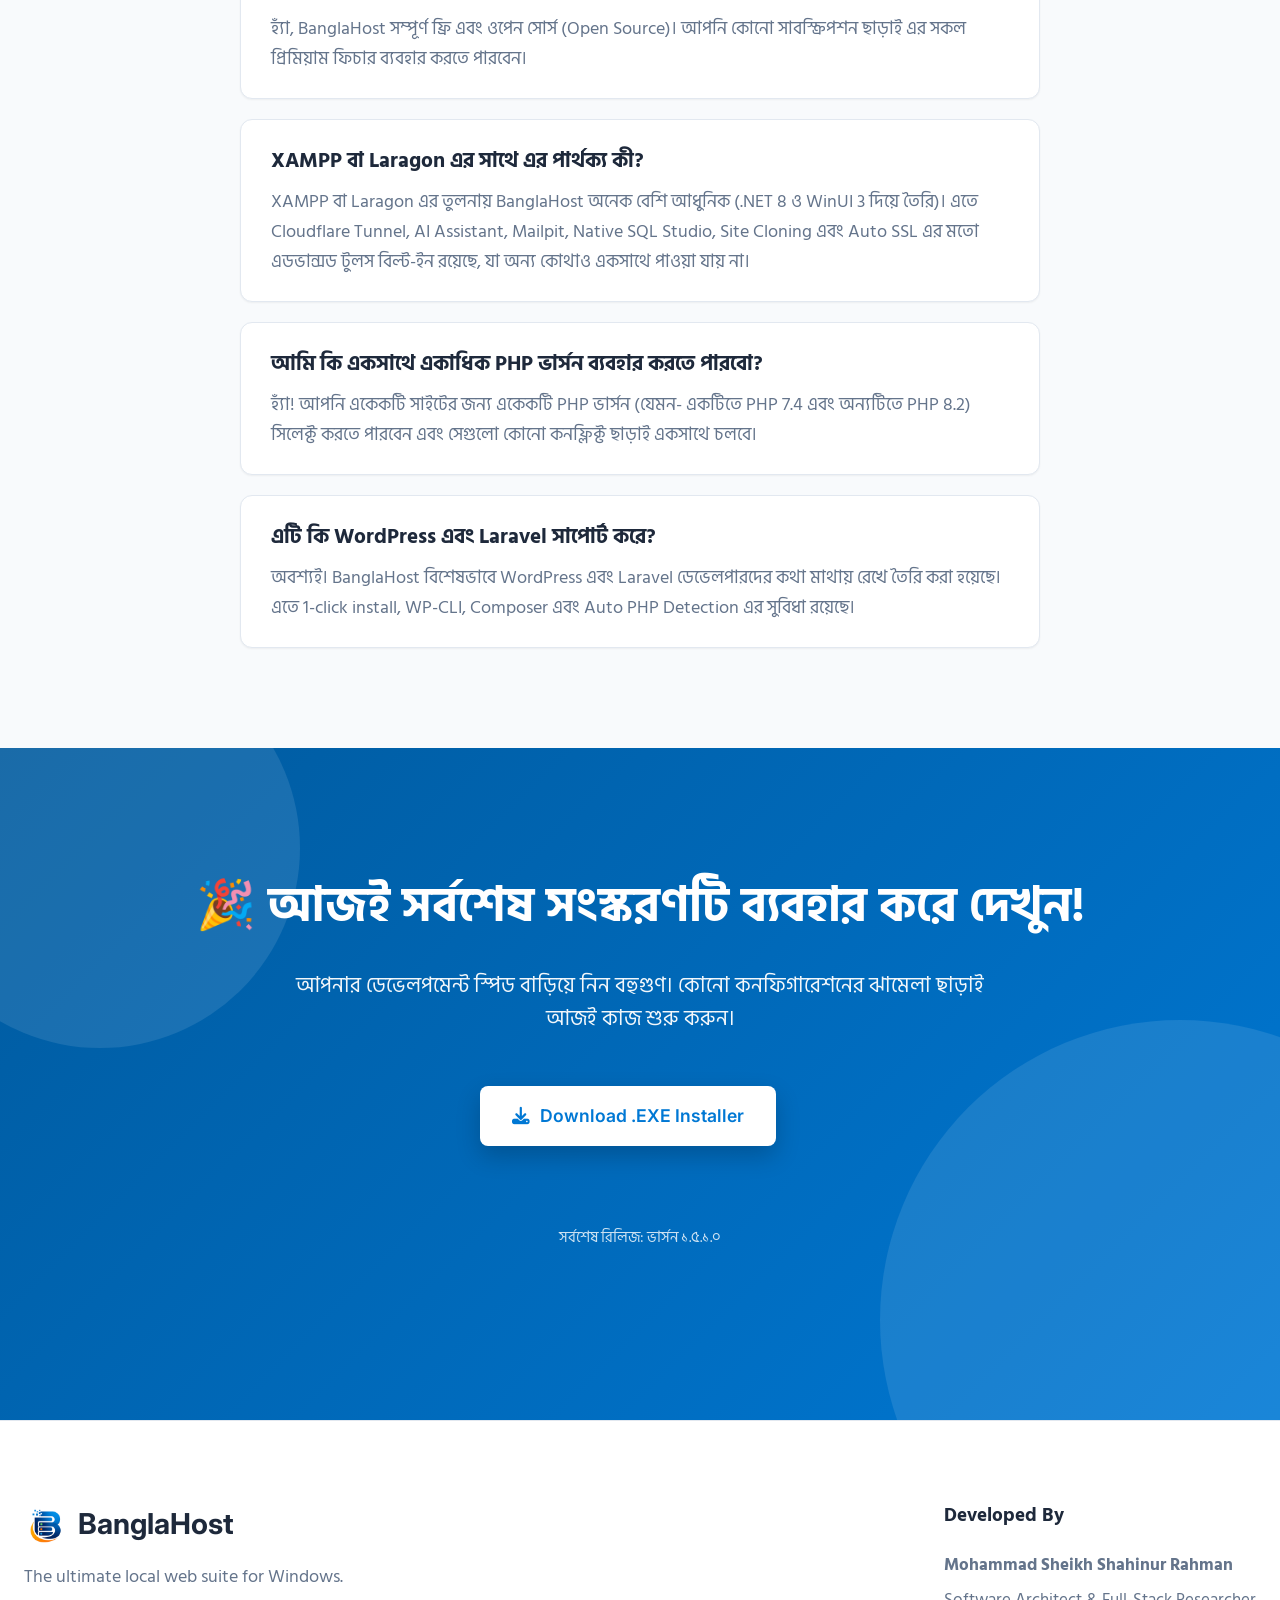
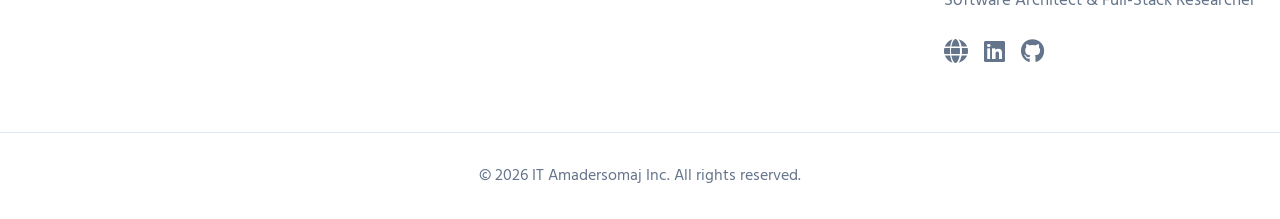
<file: index-bn.html>
<!DOCTYPE html>
<html lang="bn">
<head>
    <meta charset="UTF-8">
    <meta name="viewport" content="width=device-width, initial-scale=1.0">
    <title>BanglaHost - Windows-এর জন্য একটি সম্পূর্ণ Development Ecosystem</title>
    
    <!-- Primary Meta Tags -->
    <meta name="title" content="BanglaHost - The Ultimate Local Web Development Ecosystem for Windows">
    <meta name="description" content="BanglaHost is a modern, high-performance, open-source Local Web Development Platform for Windows. The ultimate alternative to XAMPP, WAMP, and Laragon with built-in PHP, Node.js, Python, MariaDB, Docker, and AI Assistant.">
    <meta name="keywords" content="BanglaHost, Local Web Server, Windows Local Server, XAMPP alternative, WAMP alternative, Laragon alternative, PHP Localhost, WinUI 3, Web Development, WordPress Local, Laravel Local, Database Manager">
    <meta name="author" content="Mohammad Sheikh Shahinur Rahman">
    <meta name="robots" content="index, follow, max-image-preview:large, max-snippet:-1, max-video-preview:-1">
    <meta name="language" content="Bengali, English">
    <meta name="theme-color" content="#0078D4">
    <link rel="canonical" href="https://mohammad-sheikh-shahinur-rahman.github.io/BanglaHost-Website/index-bn.html">
    
    <!-- Open Graph / Facebook / LinkedIn / Discord -->
    <meta property="og:type" content="website">
    <meta property="og:url" content="https://mohammad-sheikh-shahinur-rahman.github.io/BanglaHost-Website/index-bn.html">
    <meta property="og:site_name" content="BanglaHost">
    <meta property="og:title" content="BanglaHost - The Ultimate Windows Local Web Suite">
    <meta property="og:description" content="A next-generation local development suite for Windows. Say goodbye to complex configurations. Built with .NET 8 and WinUI 3.">
    <meta property="og:image" content="https://mohammad-sheikh-shahinur-rahman.github.io/BanglaHost-Website/assets/images/Screenshot%202026-08-20%20180205.png">
    <meta property="og:image:width" content="1200">
    <meta property="og:image:height" content="630">
    <meta property="og:locale" content="bn_BD">
    <meta property="og:locale:alternate" content="en_US">

    <!-- Twitter -->
    <meta property="twitter:card" content="summary_large_image">
    <meta property="twitter:url" content="https://mohammad-sheikh-shahinur-rahman.github.io/BanglaHost-Website/index-bn.html">
    <meta property="twitter:title" content="BanglaHost - The Ultimate Windows Local Web Suite">
    <meta property="twitter:description" content="A next-generation local development suite for Windows. Say goodbye to complex configurations. Built with .NET 8 and WinUI 3.">
    <meta property="twitter:image" content="https://mohammad-sheikh-shahinur-rahman.github.io/BanglaHost-Website/assets/images/Screenshot%202026-08-20%20180205.png">
    
    <!-- Icons & Favicon -->
    <link rel="icon" type="image/x-icon" href="assets/images/favicon.ico">
    <link rel="apple-touch-icon" href="assets/images/apple-touch-icon.png">

    <!-- Advanced JSON-LD Schema Markup -->
    <script type="application/ld+json">
    {
      "@context": "https://schema.org",
      "@type": "SoftwareApplication",
      "name": "BanglaHost",
      "operatingSystem": "Windows 10, Windows 11",
      "applicationCategory": "DeveloperApplication",
      "description": "A modern, high-performance, and open-source Local Web Development Platform for Windows built with .NET 8 and WinUI 3.",
      "url": "https://mohammad-sheikh-shahinur-rahman.github.io/BanglaHost-Website/index-bn.html",
      "author": {
        "@type": "Person",
        "name": "Mohammad Sheikh Shahinur Rahman",
        "url": "https://shahinurrahman.com/"
      },
      "publisher": {
        "@type": "Organization",
        "name": "IT Amadersomaj Inc."
      },
      "offers": {
        "@type": "Offer",
        "price": "0",
        "priceCurrency": "USD",
        "description": "Free and Open Source"
      },
      "softwareVersion": "1.5.1.0",
      "fileFormat": "application/x-msdownload",
      "downloadUrl": "https://github.com/mohammad-sheikh-shahinur-rahman/BanglaHost-Website/releases/latest"
    }
    </script>

    <link rel="stylesheet" href="style.css">
    <link rel="stylesheet" href="https://cdnjs.cloudflare.com/ajax/libs/font-awesome/6.4.0/css/all.min.css">
    <link href="https://fonts.googleapis.com/css2?family=Hind+Siliguri:wght@300;400;500;600;700&family=Inter:wght@400;500;600;700;800&display=swap" rel="stylesheet">
    <!-- Google Analytics (Replace G-2EQ67R1B54 with your Measurement ID) -->
    <script async src="https://www.googletagmanager.com/gtag/js?id=G-2EQ67R1B54"></script>
    <script>
      window.dataLayer = window.dataLayer || [];
      function gtag(){dataLayer.push(arguments);}
      gtag('js', new Date());
      gtag('config', 'G-2EQ67R1B54');
    </script>
    <script type="module" src="https://get.microsoft.com/badge/ms-store-badge.bundled.js"></script>
</head>
<body>

    <nav class="navbar">
        <div class="container nav-content">
            <a href="#" class="logo">
                <img src="assets/images/banglaHost.png" alt="BanglaHost Logo" class="site-logo">
                BanglaHost
            </a>
            <ul class="nav-links">
                <li><a href="#whats-new">নতুন আপডেট</a></li>
                <li><a href="#features">ফিচারসমূহ</a></li>
                <li><a href="#screenshots">গ্যালারি</a></li>
                <li><a href="#faq">জিজ্ঞাসা</a></li>
                <li><a href="index.html" class="lang-switch" title="Read in English"><i class="fa-solid fa-language"></i> English</a></li>
                <li><a href="#download" class="btn-primary-outline">ডাউনলোড করুন</a></li>
            </ul>
        </div>
    </nav>

    <header class="hero">
        <div class="hero-bg"></div>
        <div class="container hero-content relative">
            <div class="hero-text">
                <div class="badges">
                    <span class="badge pulse"><i class="fa-brands fa-windows"></i> Windows 10/11</span>
                    <span class="badge"><i class="fa-brands fa-osi"></i> Open Source</span>
                    <span class="badge"><i class="fa-solid fa-bolt"></i> Fast & Modern</span>
                </div>
                <h1>Windows-এর জন্য একটি আধুনিক, দ্রুত এবং ওপেন-সোর্স <br><span class="highlight">Local Web Suite</span></h1>
                <p>আপনি যদি এখনও XAMPP, WAMP বা Laragon ব্যবহার করেন, তাহলে এবার <strong>BanglaHost</strong> একবার ব্যবহার করে দেখুন! এটি এখন আরও শক্তিশালী, আরও স্মার্ট এবং আরও বেশি ডেভেলপার-ফ্রেন্ডলি।</p>
                <p class="hero-subtitle">BanglaHost শুধু একটি Local Server নয়—এটি Windows ডেভেলপারদের জন্য একটি সম্পূর্ণ Development Ecosystem!</p>
                
                <div class="cta-buttons">
                    <a href="https://github.com/mohammad-sheikh-shahinur-rahman/BanglaHost-Website/releases/latest" class="download-exe-btn btn-primary" target="_blank">
                        <i class="fa-solid fa-download"></i> Download .EXE Installer
                    </a>
                    <div class="store-badge-wrapper bg-white-badge">
                        <ms-store-badge
                            productid="9mwfkr8d8318"
                            productname="BanglaHost Local Web Server"
                            window-mode="direct"
                            theme="auto"
                            size="large"
                            language="en-us"
                            animation="on">
                        </ms-store-badge>
                    </div>
                </div>
            </div>
            <div class="hero-image">
                <div class="browser-mockup">
                    <img src="assets/images/Screenshot 2026-08-20 180205.png" alt="BanglaHost Dashboard Main">
                </div>
            </div>
        </div>
    </header>

    <section id="quick-start" class="quick-start-section">
        <div class="container">
            <div class="section-title">
                <span class="sub-title">সহজ ব্যবহার</span>
                <h2>মাত্র ৩টি ধাপে শুরু করুন</h2>
                <p>কোনো জটিল কনফিগারেশন বা টেকনিক্যাল ঝামেলার দরকার নেই।</p>
            </div>
            <div class="steps-container">
                <div class="step-card">
                    <div class="step-number">১</div>
                    <div class="step-icon"><i class="fa-solid fa-download"></i></div>
                    <h3>ডাউনলোড ও ইন্সটল</h3>
                    <p>BanglaHost এর লেটেস্ট ভার্সন ডাউনলোড করে মাত্র কয়েক সেকেন্ডে ইন্সটল করে নিন।</p>
                </div>
                <div class="step-connector"></div>
                <div class="step-card">
                    <div class="step-number">২</div>
                    <div class="step-icon"><i class="fa-solid fa-folder-plus"></i></div>
                    <h3>প্রজেক্ট যোগ করুন</h3>
                    <p>আপনার কোডের ফোল্ডার সিলেক্ট করুন অথবা ১-ক্লিকেই নতুন WordPress/Laravel ইন্সটল করুন।</p>
                </div>
                <div class="step-connector"></div>
                <div class="step-card">
                    <div class="step-number">৩</div>
                    <div class="step-icon"><i class="fa-solid fa-rocket"></i></div>
                    <h3>কাজ শুরু করুন!</h3>
                    <p>"Start" বাটনে ক্লিক করুন। বাকি সব রানটাইম এবং ডেটাবেস সার্ভার নিজে থেকেই ম্যানেজ হবে।</p>
                </div>
            </div>
        </div>
    </section>

    <section id="whats-new" class="features-highlight">
        <div class="container">
            <div class="section-title">
                <span class="sub-title">ভার্সন ১.৫ আপডেট</span>
                <h2>✨ এই আপডেটে নতুন কী?</h2>
                <p>এক নজরে দেখে নিন নতুন সংস্করণের দারুণ সব ফিচার</p>
            </div>
            <div class="feature-grid">
                <div class="feature-card">
                    <div class="feature-icon icon-blue"><i class="fa-solid fa-microchip"></i></div>
                    <h3>🚀 শক্তিশালী Runtime Manager</h3>
                    <p>একই সফটওয়্যার থেকে সহজেই PHP Runtime ম্যানেজ করুন এবং ভবিষ্যতের একাধিক Runtime-এর জন্য প্রস্তুত থাকুন।</p>
                </div>
                <div class="feature-card">
                    <div class="feature-icon icon-purple"><i class="fa-solid fa-brain"></i></div>
                    <h3>🤖 Built-in AI ও Ollama</h3>
                    <p>ডেভেলপমেন্টের সময় AI-এর সাহায্য নিন। লোকাল AI Model (Ollama) ব্যবহার করুন—দ্রুত, ব্যক্তিগত এবং ইন্টারনেট ছাড়াও।</p>
                </div>
                <div class="feature-card">
                    <div class="feature-icon icon-orange"><i class="fa-solid fa-globe"></i></div>
                    <h3>🌐 Cloudflare Tunnel</h3>
                    <p>Port Forwarding ছাড়াই কয়েক ক্লিকেই আপনার Local Website নিরাপদভাবে ক্লায়েন্ট বা টিম মেম্বারদের সাথে অনলাইনে শেয়ার করুন।</p>
                </div>
                <div class="feature-card">
                    <div class="feature-icon icon-green"><i class="fa-solid fa-table-columns"></i></div>
                    <h3>📊 নতুন Project Dashboard</h3>
                    <p>সব Project, Runtime এবং Service-এর অবস্থা, CPU/RAM ইউসেজ এবং লগস এক জায়গা থেকে রিয়েল-টাইমে পর্যবেক্ষণ করুন।</p>
                </div>
                <div class="feature-card">
                    <div class="feature-icon icon-red"><i class="fa-solid fa-toolbox"></i></div>
                    <h3>💻 Built-in Developer Tools</h3>
                    <p>Terminal, Git Integration, Composer, WP-CLI, Mailpit, Backup & Restore, Site Clone এবং আরও অনেক কিছু এখন আরও উন্নত।</p>
                </div>
                <div class="feature-card">
                    <div class="feature-icon icon-cyan"><i class="fa-brands fa-windows"></i></div>
                    <h3>🎨 আধুনিক WinUI 3 Interface</h3>
                    <p>পরিষ্কার ডিজাইন, ডার্ক মোড সাপোর্ট, স্মুথ এক্সপেরিয়েন্স এবং Windows 11-এর সঙ্গে দারুণ মানানসই নেটিভ ইন্টারফেস।</p>
                </div>
            </div>
        </div>
    </section>

    <section id="features" class="all-features-section">
        <div class="container">
            <div class="section-title">
                <span class="sub-title">সম্পূর্ণ ইকোসিস্টেম</span>
                <h2>🔥 BanglaHost-এ যা যা পাবেন</h2>
                <p>Web Development-এর জন্য প্রয়োজনীয় সবকিছু একসাথে একটি মাত্র সফটওয়ারে</p>
            </div>
            
            <div class="feature-groups">
                <div class="feature-group-card">
                    <div class="group-header">
                        <i class="fa-solid fa-server"></i>
                        <h3>সার্ভার এবং রানটাইম</h3>
                    </div>
                    <ul class="group-list">
                        <li><i class="fa-solid fa-check-circle"></i> PHP 7.4–8.6 Support</li>
                        <li><i class="fa-solid fa-check-circle"></i> Node.js, Python, Go ও Rust</li>
                        <li><i class="fa-solid fa-check-circle"></i> Apache ও Nginx (High Performance)</li>
                        <li><i class="fa-solid fa-check-circle"></i> Auto Virtual Hosts (.test domains)</li>
                        <li><i class="fa-solid fa-check-circle"></i> Local Trusted SSL Certificates</li>
                        <li><i class="fa-solid fa-check-circle"></i> PHP Extension Manager & php.ini Editor</li>
                    </ul>
                </div>

                <div class="feature-group-card">
                    <div class="group-header">
                        <i class="fa-solid fa-database"></i>
                        <h3>ডেটাবেস ম্যানেজমেন্ট</h3>
                    </div>
                    <ul class="group-list">
                        <li><i class="fa-solid fa-check-circle"></i> MariaDB, MySQL, PostgreSQL</li>
                        <li><i class="fa-solid fa-check-circle"></i> MongoDB ও SQLite Support</li>
                        <li><i class="fa-solid fa-check-circle"></i> Redis ও Meilisearch Support</li>
                        <li><i class="fa-solid fa-check-circle"></i> Native SQL Studio (No phpMyAdmin needed)</li>
                        <li><i class="fa-solid fa-check-circle"></i> 1-Click Database Backup & Restore</li>
                        <li><i class="fa-solid fa-check-circle"></i> Isolated Database Environments</li>
                    </ul>
                </div>

                <div class="feature-group-card">
                    <div class="group-header">
                        <i class="fa-solid fa-code"></i>
                        <h3>ডেভেলপার পাওয়ার টুলস</h3>
                    </div>
                    <ul class="group-list">
                        <li><i class="fa-solid fa-check-circle"></i> Built-in Terminal & PowerShell</li>
                        <li><i class="fa-solid fa-check-circle"></i> Composer ও WP-CLI Integration</li>
                        <li><i class="fa-solid fa-check-circle"></i> Docker Integration Support</li>
                        <li><i class="fa-solid fa-check-circle"></i> Mailpit (Email Debugging Sandbox)</li>
                        <li><i class="fa-solid fa-check-circle"></i> 1-Click Site Cloning (Staging Environments)</li>
                        <li><i class="fa-solid fa-check-circle"></i> Cron Job Scheduler</li>
                    </ul>
                </div>

                <div class="feature-group-card">
                    <div class="group-header">
                        <i class="fa-solid fa-sliders"></i>
                        <h3>অটোমেশন এবং ইন্টারফেস</h3>
                    </div>
                    <ul class="group-list">
                        <li><i class="fa-solid fa-check-circle"></i> System Tray Background Service</li>
                        <li><i class="fa-solid fa-check-circle"></i> Auto PHP Version Detection (WordPress/Laravel)</li>
                        <li><i class="fa-solid fa-check-circle"></i> System Performance Monitor (CPU/RAM)</li>
                        <li><i class="fa-solid fa-check-circle"></i> Dark ও Light Mode (WinUI 3)</li>
                        <li><i class="fa-solid fa-check-circle"></i> সম্পূর্ণ বাংলা ও ইংরেজি ভাষা সমর্থন</li>
                        <li><i class="fa-solid fa-check-circle"></i> 1-Click Cloudflare Tunnel Sharing</li>
                    </ul>
                </div>
            </div>
        </div>
    </section>

    <section id="atoz-features" class="atoz-section">
        <div class="container">
            <div class="section-title">
                <span class="sub-title">কমপ্লিট ইকোসিস্টেম</span>
                <h2>A to Z ফিচারসমূহ</h2>
                <p>BanglaHost এর ভেতরে লুকানো রয়েছে অসংখ্য শক্তিশালী ফিচার। নিচে সবগুলো ফিচারের একটি পূর্ণাঙ্গ তালিকা দেওয়া হলো:</p>
            </div>
            
            <div class="atoz-grid">
                <div class="atoz-category">
                    <h3><i class="fa-solid fa-server"></i> সার্ভার ও রানটাইম</h3>
                    <ul>
                        <li><strong>Multiple PHP Versions:</strong> PHP 7.4 থেকে 8.6 পর্যন্ত যেকোনো ভার্সন এক ক্লিকে ডাউনলোড ও ব্যবহার।</li>
                        <li><strong>Auto PHP Detection:</strong> WordPress বা Laravel প্রজেক্ট ফোল্ডার সিলেক্ট করলেই সঠিক PHP ভার্সন অটো-ডিটেক্ট করা।</li>
                        <li><strong>Nginx & Apache:</strong> হাই-পারফরম্যান্স ওয়েব সার্ভার সুইচিং।</li>
                        <li><strong>Node.js & Python:</strong> Node.js অ্যাপস এবং Python প্রজেক্ট ম্যানেজমেন্ট।</li>
                        <li><strong>PHP Extension Manager:</strong> UI থেকে সহজেই PHP এক্সটেনশন এনাবল/ডিজেবল করা।</li>
                        <li><strong>php.ini Editor:</strong> প্রতিটি PHP ভার্সনের কনফিগারেশন সরাসরি এডিট করা।</li>
                        <li><strong>Reverse Proxy:</strong> কাস্টম পোর্টের অ্যাপ্লিকেশনের জন্য রিভার্স প্রক্সি সেটআপ।</li>
                        <li><strong>Docker Support:</strong> ডকার কন্টেইনার ম্যানেজমেন্ট ইন্টিগ্রেশন।</li>
                    </ul>
                </div>

                <div class="atoz-category">
                    <h3><i class="fa-solid fa-database"></i> ডেটাবেস ও স্টোরেজ</h3>
                    <ul>
                        <li><strong>Native SQL Studio:</strong> phpMyAdmin ছাড়াই বিল্ট-ইন নেটিভ অ্যাপ্লিকেশনে ডেটাবেস ম্যানেজ করুন।</li>
                        <li><strong>Relational DBs:</strong> MySQL, MariaDB, PostgreSQL সাপোর্ট।</li>
                        <li><strong>NoSQL DBs:</strong> MongoDB এবং SQLite সাপোর্ট।</li>
                        <li><strong>In-Memory & Cache:</strong> Redis, Meilisearch এবং Cache Manager।</li>
                        <li><strong>Backup & Restore:</strong> ১-ক্লিকে যেকোনো ডেটাবেস ব্যাকআপ (SQL dump) ও রিস্টোর করা।</li>
                    </ul>
                </div>

                <div class="atoz-category">
                    <h3><i class="fa-solid fa-toolbox"></i> ডেভেলপার পাওয়ার টুলস</h3>
                    <ul>
                        <li><strong>Built-in Terminal:</strong> সঠিক এনভায়রনমেন্ট ভ্যারিয়েবলসহ ইন্টিগ্রেটেড PowerShell/CMD।</li>
                        <li><strong>Local SSL:</strong> 1-Click Trusted SSL (HTTPS) জেনারেশন আপনার লোকাল সাইটের জন্য।</li>
                        <li><strong>Auto Virtual Hosts:</strong> Hosts ফাইল অটো-ম্যানেজমেন্ট (যেকোনো .test ডোমেইন সেটআপ)।</li>
                        <li><strong>API Tester:</strong> লোকালি API এন্ডপয়েন্ট টেস্ট করার জন্য বিল্ট-ইন টুল (Postman-এর মতো)।</li>
                        <li><strong>Mailpit Inbox:</strong> লোকাল ইমেইল টেস্টিং এবং ডিবাগিং করার জন্য ইনবক্স।</li>
                        <li><strong>Env Manager:</strong> প্রজেক্টের <code>.env</code> ফাইল ম্যানেজ করার ডেডিকেটেড টুল।</li>
                        <li><strong>VS Code Integration:</strong> এক ক্লিকে প্রজেক্ট ফোল্ডার VS Code-এ ওপেন করার সুবিধা।</li>
                        <li><strong>NPM & Package Manager:</strong> UI থেকে সরাসরি NPM স্ক্রিপ্ট রান করার সুবিধা।</li>
                    </ul>
                </div>

                <div class="atoz-category">
                    <h3><i class="fa-solid fa-gears"></i> অটোমেশন ও ডেভঅপস</h3>
                    <ul>
                        <li><strong>Site Cloning & Blueprints:</strong> একটি সাইট ক্লোন করে নতুন স্টেজিং এনভায়রনমেন্ট তৈরি করা।</li>
                        <li><strong>Cloudflare Tunnel:</strong> পোর্ট ফরওয়ার্ডিং ছাড়াই লোকাল সাইট ইন্টারনেটে লাইভ শেয়ার করা।</li>
                        <li><strong>Cron & Scheduler:</strong> লোকালি যেকোনো স্ক্রিপ্ট নির্দিষ্ট সময়ে রান করার জন্য Cron Manager।</li>
                        <li><strong>Queue Manager:</strong> ব্যাকগ্রাউন্ড জব এবং কিউ প্রসেসিং।</li>
                        <li><strong>Git & GitHub Actions:</strong> লোকাল রিপোজিটরি ম্যানেজমেন্ট এবং গিট ইন্টিগ্রেশন।</li>
                        <li><strong>Deploy Manager:</strong> লোকাল সাইট প্রোডাকশন সার্ভারে ডিপ্লয় করার টুলস।</li>
                        <li><strong>File Watcher:</strong> প্রজেক্টের ফাইল চেঞ্জ রিয়েল-টাইমে মনিটর করার সিস্টেম।</li>
                    </ul>
                </div>

                <div class="atoz-category">
                    <h3><i class="fa-solid fa-chart-line"></i> মনিটরিং ও AI</h3>
                    <ul>
                        <li><strong>Local AI Assistant (Ollama):</strong> প্রাইভেট লোকাল LLM মডেল ব্যবহার করে কোডিং অ্যাসিস্ট্যান্ট।</li>
                        <li><strong>Performance Profiler:</strong> অ্যাপ্লিকেশনের স্পিড ও পারফরম্যান্স প্রোফাইলিং।</li>
                        <li><strong>Site Health:</strong> সাইটের সিকিউরিটি এবং হেলথ চেকিং টুল।</li>
                        <li><strong>System Tray Monitoring:</strong> ব্যাকগ্রাউন্ড সার্ভিস হিসেবে চলাকালীন CPU ও RAM মনিটরিং।</li>
                        <li><strong>Network & Security:</strong> নেটওয়ার্ক কানেকশন এবং সিকিউরিটি অ্যানালাইজার।</li>
                        <li><strong>Marketplace:</strong> অতিরিক্ত প্লাগিন ও এক্সটেনশন ইনস্টল করার স্টোর।</li>
                    </ul>
                </div>
            </div>
        </div>
    </section>

    <section id="screenshots" class="screenshots">
        <div class="container">
            <div class="section-title">
                <span class="sub-title">ইন্টারফেস গ্যালারি</span>
                <h2>Windows 11-এর সাথে দারুণ মানানসই</h2>
                <p>দেখতে যেমন সুন্দর, কাজেও তেমনি ফাস্ট। এক নজরে দেখে নিন সম্পূর্ণ ইন্টারফেস।</p>
            </div>
            
            <div class="gallery-grid">
                <div class="gallery-item">
                    <img src="assets/images/Screenshot 2026-08-20 180205.png" alt="Dashboard">
                    <div class="gallery-caption">Main Dashboard - মূল ড্যাশবোর্ড</div>
                </div>
                <div class="gallery-item">
                    <img src="assets/images/Screenshot 2026-08-20 180338.png" alt="Sites">
                    <div class="gallery-caption">Sites Overview - প্রোজেক্ট ম্যানেজমেন্ট</div>
                </div>
                <div class="gallery-item">
                    <img src="assets/images/Screenshot 2026-08-20 180318.png" alt="Services">
                    <div class="gallery-caption">Services Manager - ব্যাকগ্রাউন্ড সার্ভিস</div>
                </div>
                <div class="gallery-item">
                    <img src="assets/images/Screenshot 2026-08-20 180409.png" alt="Databases">
                    <div class="gallery-caption">Database Management - ডেটাবেস কন্ট্রোল</div>
                </div>
                <div class="gallery-item">
                    <img src="assets/images/Screenshot 2026-08-20 180431.png" alt="Database Explorer">
                    <div class="gallery-caption">Native SQL Studio - ফাস্ট ডেটাবেস স্টুডিও</div>
                </div>
                <div class="gallery-item">
                    <img src="assets/images/Screenshot 2026-08-20 180452.png" alt="PHP Manager">
                    <div class="gallery-caption">PHP Version Control - মাল্টিপল PHP সাপোর্ট</div>
                </div>
                <div class="gallery-item">
                    <img src="assets/images/Screenshot 2026-08-20 180513.png" alt="PHP Extensions">
                    <div class="gallery-caption">PHP Extension Manager - এক্সটেনশন কন্ট্রোল</div>
                </div>
                <div class="gallery-item">
                    <img src="assets/images/Screenshot 2026-08-20 180537.png" alt="Terminal">
                    <div class="gallery-caption">Integrated Terminal - বিল্ট-ইন কমান্ড লাইন</div>
                </div>
                <div class="gallery-item">
                    <img src="assets/images/Screenshot 2026-08-20 180733.png" alt="Mailpit">
                    <div class="gallery-caption">Mailpit Email Debugger - লোকাল ইমেইল টেস্টিং</div>
                </div>
                <div class="gallery-item">
                    <img src="assets/images/Screenshot 2026-08-20 180712.png" alt="Site Cloning">
                    <div class="gallery-caption">1-Click Site Cloning - 1-Click স্টেজিং তৈরি</div>
                </div>
                <div class="gallery-item">
                    <img src="assets/images/Screenshot 2026-08-20 180652.png" alt="Database Backup">
                    <div class="gallery-caption">Backup & Restore - 1-Click ব্যাকআপ</div>
                </div>
                <div class="gallery-item">
                    <img src="assets/images/Screenshot 2026-08-20 180755.png" alt="Node.js App">
                    <div class="gallery-caption">Node.js App Manager - নোডজেএস ম্যানেজমেন্ট</div>
                </div>
                <div class="gallery-item">
                    <img src="assets/images/Screenshot 2026-08-20 180602.png" alt="Settings">
                    <div class="gallery-caption">App Settings & Languages - সেটিংস ও ভাষা</div>
                </div>
                <div class="gallery-item">
                    <img src="assets/images/Screenshot 2026-08-20 180629.png" alt="Logs">
                    <div class="gallery-caption">System Tray & Logs - সিস্টেম ট্র্যাকিং ও লগস</div>
                </div>
            </div>
        </div>
    </section>

    <section id="sys-req" class="sys-req-section">
        <div class="container">
            <div class="sys-req-card">
                <div class="sys-req-content">
                    <div class="section-title" style="text-align: left; margin-bottom: 30px;">
                        <span class="sub-title">সিস্টেম রিকোয়ারমেন্টস</span>
                        <h2>কী কী প্রয়োজন?</h2>
                        <p>BanglaHost অত্যন্ত লাইটওয়েট এবং ফাস্ট। তবে সেরা পারফরম্যান্সের জন্য আপনার পিসিতে নিচের স্পেসিফিকেশন থাকা প্রয়োজন:</p>
                    </div>
                    <ul class="req-list">
                        <li><strong><i class="fa-brands fa-windows"></i> অপারেটিং সিস্টেম:</strong> Windows 10 (Version 1809 বা এর ওপর) অথবা Windows 11 (Recommended)</li>
                        <li><strong><i class="fa-solid fa-microchip"></i> প্রসেসর (CPU):</strong> যেকোনো 64-bit (x64) ডুয়েল কোর প্রসেসর</li>
                        <li><strong><i class="fa-solid fa-memory"></i> র‍্যাম (RAM):</strong> কমপক্ষে 4GB (8GB রিকমেন্ডেড)</li>
                        <li><strong><i class="fa-solid fa-hard-drive"></i> স্টোরেজ:</strong> অ্যাপের জন্য 500MB ফ্রি স্পেস (আপনার প্রোজেক্ট এবং ডাটাবেসের জন্য অতিরিক্ত স্পেস প্রয়োজন হবে)</li>
                    </ul>
                </div>
                <div class="sys-req-icon">
                    <i class="fa-solid fa-laptop-code"></i>
                </div>
            </div>
        </div>
    </section>

    <section id="faq" class="faq-section">
        <div class="container">
            <div class="section-title">
                <span class="sub-title">সচরাচর জিজ্ঞাসা</span>
                <h2>Frequently Asked Questions</h2>
            </div>
            <div class="faq-container">
                <div class="faq-item">
                    <div class="faq-question">
                        <h3>BanglaHost কি সম্পূর্ণ ফ্রি?</h3>
                    </div>
                    <div class="faq-answer">
                        <p>হ্যাঁ, BanglaHost সম্পূর্ণ ফ্রি এবং ওপেন সোর্স (Open Source)। আপনি কোনো সাবস্ক্রিপশন ছাড়াই এর সকল প্রিমিয়াম ফিচার ব্যবহার করতে পারবেন।</p>
                    </div>
                </div>
                <div class="faq-item">
                    <div class="faq-question">
                        <h3>XAMPP বা Laragon এর সাথে এর পার্থক্য কী?</h3>
                    </div>
                    <div class="faq-answer">
                        <p>XAMPP বা Laragon এর তুলনায় BanglaHost অনেক বেশি আধুনিক (.NET 8 ও WinUI 3 দিয়ে তৈরি)। এতে Cloudflare Tunnel, AI Assistant, Mailpit, Native SQL Studio, Site Cloning এবং Auto SSL এর মতো এডভান্সড টুলস বিল্ট-ইন রয়েছে, যা অন্য কোথাও একসাথে পাওয়া যায় না।</p>
                    </div>
                </div>
                <div class="faq-item">
                    <div class="faq-question">
                        <h3>আমি কি একসাথে একাধিক PHP ভার্সন ব্যবহার করতে পারবো?</h3>
                    </div>
                    <div class="faq-answer">
                        <p>হ্যাঁ! আপনি একেকটি সাইটের জন্য একেকটি PHP ভার্সন (যেমন- একটিতে PHP 7.4 এবং অন্যটিতে PHP 8.2) সিলেক্ট করতে পারবেন এবং সেগুলো কোনো কনফ্লিক্ট ছাড়াই একসাথে চলবে।</p>
                    </div>
                </div>
                <div class="faq-item">
                    <div class="faq-question">
                        <h3>এটি কি WordPress এবং Laravel সাপোর্ট করে?</h3>
                    </div>
                    <div class="faq-answer">
                        <p>অবশ্যই। BanglaHost বিশেষভাবে WordPress এবং Laravel ডেভেলপারদের কথা মাথায় রেখে তৈরি করা হয়েছে। এতে 1-click install, WP-CLI, Composer এবং Auto PHP Detection এর সুবিধা রয়েছে।</p>
                    </div>
                </div>
            </div>
        </div>
    </section>

    <section id="download" class="download-section">
        <div class="container relative z-10">
            <h2>🎉 আজই সর্বশেষ সংস্করণটি ব্যবহার করে দেখুন!</h2>
            <p>আপনার ডেভেলপমেন্ট স্পিড বাড়িয়ে নিন বহুগুণ। কোনো কনফিগারেশনের ঝামেলা ছাড়াই আজই কাজ শুরু করুন।</p>
            <div class="cta-buttons download-cta">
                <a href="https://github.com/mohammad-sheikh-shahinur-rahman/BanglaHost-Website/releases/latest" class="download-exe-btn btn-primary btn-large" target="_blank">
                    <i class="fa-solid fa-download"></i> Download .EXE Installer
                </a>
                <div class="store-badge-wrapper bg-white-badge">
                    <ms-store-badge
                        productid="9mwfkr8d8318"
                        productname="BanglaHost Local Web Server"
                        window-mode="direct"
                        theme="dark"
                        size="large"
                        language="en-us"
                        animation="on">
                    </ms-store-badge>
                </div>
            </div>
            <p style="margin-top: 20px; font-size: 0.95rem; opacity: 0.8;">সর্বশেষ রিলিজ: ভার্সন ১.৫.১.০</p>
        </div>
    </section>

    <footer>
        <div class="container footer-content">
            <div class="footer-logo">
                <div class="footer-brand">
                    <img src="assets/images/banglaHost.png" alt="BanglaHost Logo" class="site-logo">
                    <h3>BanglaHost</h3>
                </div>
                <p>The ultimate local web suite for Windows.</p>
            </div>
            <div class="footer-links">
                <h4>Developed By</h4>
                <p><strong>Mohammad Sheikh Shahinur Rahman</strong></p>
                <p>Software Architect & Full-Stack Researcher</p>
                <div class="social-links">
                    <a href="https://shahinurrahman.com/" title="Website" target="_blank"><i class="fa-solid fa-globe"></i></a>
                    <a href="https://www.linkedin.com/in/mohammad-sheikh-shahinur-rahman/" title="LinkedIn" target="_blank"><i class="fa-brands fa-linkedin"></i></a>
                    <a href="https://github.com/mohammad-sheikh-shahinur-rahman" title="GitHub" target="_blank"><i class="fa-brands fa-github"></i></a>
                </div>
            </div>
        </div>
        <div class="footer-bottom">
            <p>&copy; 2026 IT Amadersomaj Inc. All rights reserved.</p>
        </div>
    </footer>

    <script src="script.js"></script>
</body>
</html>
</file>
<file: style.css>
:root {
    --primary-color: #0078D4; /* Windows blue */
    --primary-hover: #005a9e;
    --primary-light: #e5f1fb;
    --secondary-color: #ffffff;
    --bg-color: #f8fafc;
    --bg-secondary: #ffffff;
    --text-color: #1e293b;
    --text-muted: #64748b;
    --card-bg: #ffffff;
    --border-color: #e2e8f0;
    --nav-bg: rgba(255, 255, 255, 0.95);
    
    --shadow-sm: 0 1px 2px 0 rgba(0, 0, 0, 0.05);
    --shadow-md: 0 4px 6px -1px rgba(0, 0, 0, 0.1), 0 2px 4px -1px rgba(0, 0, 0, 0.06);
    --shadow-lg: 0 10px 15px -3px rgba(0, 0, 0, 0.1), 0 4px 6px -2px rgba(0, 0, 0, 0.05);
    --shadow-xl: 0 20px 25px -5px rgba(0, 0, 0, 0.1), 0 10px 10px -5px rgba(0, 0, 0, 0.04);
}

@media (prefers-color-scheme: dark) {
    :root {
        --bg-color: #0f172a;
        --bg-secondary: #1e293b;
        --text-color: #f1f5f9;
        --text-muted: #94a3b8;
        --card-bg: #1e293b;
        --border-color: #334155;
        --nav-bg: rgba(15, 23, 42, 0.95);
        --primary-light: rgba(0, 120, 212, 0.2);
    }
}

* {
    margin: 0;
    padding: 0;
    box-sizing: border-box;
}

body {
    background-color: var(--bg-color);
    color: var(--text-color);
    line-height: 1.6;
    font-family: 'Hind Siliguri', 'Inter', sans-serif;
    overflow-x: hidden;
}

.container {
    max-width: 1280px;
    margin: 0 auto;
    padding: 0 24px;
}

.relative { position: relative; }
.z-10 { z-index: 10; }

/* Navbar */
.navbar {
    position: fixed;
    top: 0;
    left: 0;
    right: 0;
    background-color: var(--nav-bg);
    backdrop-filter: blur(12px);
    z-index: 1000;
    border-bottom: 1px solid var(--border-color);
    box-shadow: var(--shadow-sm);
}

.nav-content {
    display: flex;
    justify-content: space-between;
    align-items: center;
    height: 76px;
}

.logo {
    font-size: 1.5rem;
    font-weight: 700;
    color: var(--text-color);
    text-decoration: none;
    display: flex;
    align-items: center;
    gap: 12px;
    font-family: 'Inter', sans-serif;
}

.site-logo {
    height: 38px;
    width: auto;
    object-fit: contain;
}

.nav-links {
    display: flex;
    list-style: none;
    gap: 32px;
    align-items: center;
}

.nav-links a {
    text-decoration: none;
    color: var(--text-color);
    font-weight: 500;
    font-size: 1.05rem;
    transition: color 0.2s;
}

.nav-links a:hover {
    color: var(--primary-color);
}

/* Buttons */
.btn-primary, .btn-secondary, .btn-primary-outline {
    display: inline-flex;
    align-items: center;
    gap: 10px;
    padding: 12px 24px;
    border-radius: 8px;
    font-weight: 600;
    text-decoration: none;
    transition: all 0.3s ease;
    font-family: 'Inter', sans-serif;
}

.btn-primary {
    background-color: var(--primary-color);
    color: white;
    border: none;
    box-shadow: 0 4px 14px 0 rgba(0, 120, 212, 0.39);
}

.btn-primary:hover {
    background-color: var(--primary-hover);
    transform: translateY(-2px);
    box-shadow: 0 6px 20px rgba(0, 120, 212, 0.23);
    color: white;
}

.btn-large {
    padding: 16px 32px;
    font-size: 1.1rem;
}

.btn-primary-outline {
    border: 2px solid var(--primary-color);
    color: var(--primary-color) !important;
    padding: 8px 20px;
    border-radius: 20px;
}

.btn-primary-outline:hover {
    background-color: var(--primary-color);
    color: white !important;
}

/* Hero Section */
.hero {
    position: relative;
    padding: 180px 0 100px;
    text-align: center;
    overflow: hidden;
}

.hero-bg {
    position: absolute;
    top: -50%;
    left: 50%;
    transform: translateX(-50%);
    width: 100vw;
    height: 100vw;
    background: radial-gradient(circle, rgba(0, 120, 212, 0.1) 0%, rgba(255, 255, 255, 0) 70%);
    z-index: 0;
    pointer-events: none;
}
@media (prefers-color-scheme: dark) {
    .hero-bg {
        background: radial-gradient(circle, rgba(0, 120, 212, 0.15) 0%, rgba(15, 23, 42, 0) 70%);
    }
}

.badges {
    margin-bottom: 30px;
    display: flex;
    justify-content: center;
    gap: 12px;
    flex-wrap: wrap;
}

.badge {
    background-color: var(--card-bg);
    border: 1px solid var(--border-color);
    padding: 8px 16px;
    border-radius: 30px;
    font-size: 0.9rem;
    font-weight: 600;
    display: flex;
    align-items: center;
    gap: 8px;
    color: var(--text-color);
    box-shadow: var(--shadow-sm);
    font-family: 'Inter', sans-serif;
}

.badge i {
    color: var(--primary-color);
}

.hero h1 {
    font-size: 3.8rem;
    line-height: 1.2;
    margin-bottom: 24px;
    font-weight: 800;
}

.highlight {
    background: linear-gradient(135deg, #0078D4 0%, #00d2ff 100%);
    -webkit-background-clip: text;
    -webkit-text-fill-color: transparent;
    display: inline-block;
}

.hero p {
    font-size: 1.35rem;
    color: var(--text-muted);
    max-width: 850px;
    margin: 0 auto 20px;
}

.hero-subtitle {
    font-size: 1.2rem;
    color: var(--text-color) !important;
    font-weight: 600;
    margin-bottom: 50px !important;
}

.cta-buttons {
    display: flex;
    justify-content: center;
    align-items: center;
    gap: 24px;
    margin-bottom: 80px;
    position: relative;
    z-index: 10;
}

.store-badge-wrapper {
    display: flex;
    align-items: center;
    border-radius: 8px;
    box-shadow: var(--shadow-sm);
    transition: transform 0.3s ease, box-shadow 0.3s ease;
}
.store-badge-wrapper:hover {
    transform: translateY(-2px);
    box-shadow: var(--shadow-md);
}
.bg-white-badge {
    background: #000;
    padding: 0;
}

.browser-mockup {
    background-color: var(--card-bg);
    border-radius: 12px;
    border: 1px solid var(--border-color);
    padding: 10px;
    box-shadow: var(--shadow-xl);
    max-width: 1000px;
    margin: 0 auto;
    position: relative;
    z-index: 10;
}

.browser-mockup img {
    width: 100%;
    border-radius: 6px;
    display: block;
    border: 1px solid var(--border-color);
}

/* Section Common */
.section-title {
    text-align: center;
    margin-bottom: 60px;
}

.sub-title {
    display: inline-block;
    color: var(--primary-color);
    font-weight: 700;
    font-size: 0.95rem;
    text-transform: uppercase;
    letter-spacing: 1.5px;
    margin-bottom: 15px;
    font-family: 'Inter', sans-serif;
}

.section-title h2 {
    font-size: 2.8rem;
    margin-bottom: 20px;
    color: var(--text-color);
}

.section-title p {
    font-size: 1.2rem;
    color: var(--text-muted);
    max-width: 600px;
    margin: 0 auto;
}

/* Quick Start Section */
.quick-start-section {
    padding: 80px 0 100px;
    background-color: var(--bg-color);
}

.steps-container {
    display: flex;
    justify-content: space-between;
    align-items: flex-start;
    position: relative;
    max-width: 1000px;
    margin: 0 auto;
}

.step-card {
    flex: 1;
    text-align: center;
    position: relative;
    z-index: 2;
    background: var(--card-bg);
    padding: 30px 20px;
    border-radius: 16px;
    box-shadow: var(--shadow-sm);
    border: 1px solid var(--border-color);
    transition: transform 0.3s;
}

.step-card:hover {
    transform: translateY(-5px);
    box-shadow: var(--shadow-md);
}

.step-number {
    width: 40px;
    height: 40px;
    background-color: var(--primary-color);
    color: white;
    border-radius: 50%;
    display: flex;
    align-items: center;
    justify-content: center;
    font-size: 1.2rem;
    font-weight: bold;
    position: absolute;
    top: -20px;
    left: 50%;
    transform: translateX(-50%);
    box-shadow: var(--shadow-md);
}

.step-icon {
    font-size: 2.5rem;
    color: var(--primary-color);
    margin: 20px 0 15px;
}

.step-card h3 {
    margin-bottom: 10px;
    font-size: 1.3rem;
}

.step-card p {
    color: var(--text-muted);
    font-size: 1.05rem;
}

.step-connector {
    flex: 0.5;
    height: 2px;
    background-color: var(--border-color);
    margin-top: 80px;
    position: relative;
    z-index: 1;
}
@media (max-width: 768px) {
    .steps-container { flex-direction: column; gap: 40px; }
    .step-connector { display: none; }
    .step-card { width: 100%; }
}

/* System Requirements Section */
.sys-req-section {
    padding: 80px 0;
    background-color: var(--bg-color);
}

.sys-req-card {
    background: linear-gradient(145deg, var(--card-bg) 0%, var(--bg-secondary) 100%);
    border-radius: 20px;
    padding: 50px;
    display: flex;
    align-items: center;
    justify-content: space-between;
    box-shadow: var(--shadow-md);
    border: 1px solid var(--border-color);
    gap: 40px;
}

.sys-req-content {
    flex: 1;
}

.req-list {
    list-style: none;
    display: flex;
    flex-direction: column;
    gap: 15px;
}

.req-list li {
    font-size: 1.1rem;
    padding: 15px;
    background-color: var(--bg-color);
    border-radius: 10px;
    border: 1px solid var(--border-color);
    display: flex;
    align-items: center;
}

.req-list li strong {
    color: var(--primary-color);
    margin-right: 10px;
    width: 150px;
}

.req-list li strong i {
    width: 20px;
    text-align: center;
    margin-right: 8px;
}

.sys-req-icon {
    flex: 0.5;
    display: flex;
    justify-content: center;
    align-items: center;
    font-size: 12rem;
    color: var(--primary-light);
    opacity: 0.8;
}

@media (max-width: 900px) {
    .sys-req-card { flex-direction: column-reverse; padding: 30px; }
    .req-list li { flex-direction: column; align-items: flex-start; gap: 5px; }
    .req-list li strong { width: auto; }
}

/* What's New Section */
.features-highlight {
    padding: 100px 0;
    background-color: var(--bg-secondary);
}

.feature-grid {
    display: grid;
    grid-template-columns: repeat(auto-fit, minmax(320px, 1fr));
    gap: 30px;
}

.feature-card {
    padding: 32px;
    background-color: var(--card-bg);
    border-radius: 16px;
    border: 1px solid var(--border-color);
    transition: all 0.3s ease;
    box-shadow: var(--shadow-sm);
}

.feature-card:hover {
    transform: translateY(-5px);
    box-shadow: var(--shadow-lg);
    border-color: var(--primary-light);
}

.feature-icon {
    width: 60px;
    height: 60px;
    border-radius: 14px;
    display: flex;
    align-items: center;
    justify-content: center;
    font-size: 1.8rem;
    margin-bottom: 24px;
}

/* Icon Colors */
.icon-blue { background: rgba(0, 120, 212, 0.1); color: #0078D4; }
.icon-purple { background: rgba(138, 43, 226, 0.1); color: #8A2BE2; }
.icon-orange { background: rgba(249, 115, 22, 0.1); color: #f97316; }
.icon-green { background: rgba(34, 197, 94, 0.1); color: #22c55e; }
.icon-red { background: rgba(239, 68, 68, 0.1); color: #ef4444; }
.icon-cyan { background: rgba(6, 182, 212, 0.1); color: #06b6d4; }

.feature-card h3 {
    margin-bottom: 16px;
    font-size: 1.3rem;
    color: var(--text-color);
}

.feature-card p {
    color: var(--text-muted);
    font-size: 1.05rem;
}

/* All Features Grouped Section */
.all-features-section {
    padding: 100px 0;
    background-color: var(--bg-color);
}

.feature-groups {
    display: grid;
    grid-template-columns: repeat(auto-fit, minmax(500px, 1fr));
    gap: 40px;
}

.feature-group-card {
    background-color: var(--card-bg);
    border-radius: 16px;
    border: 1px solid var(--border-color);
    padding: 40px;
    box-shadow: var(--shadow-md);
}

.group-header {
    display: flex;
    align-items: center;
    gap: 16px;
    margin-bottom: 30px;
    padding-bottom: 20px;
    border-bottom: 1px solid var(--border-color);
}

.group-header i {
    font-size: 2rem;
    color: var(--primary-color);
    background: var(--primary-light);
    width: 60px;
    height: 60px;
    border-radius: 12px;
    display: flex;
    align-items: center;
    justify-content: center;
}

.group-header h3 {
    font-size: 1.6rem;
}

.group-list {
    list-style: none;
    display: grid;
    grid-template-columns: 1fr;
    gap: 16px;
}

.group-list li {
    display: flex;
    align-items: center;
    gap: 12px;
    font-size: 1.1rem;
    color: var(--text-color);
}

.group-list li i {
    color: #22c55e; /* Green check */
    font-size: 1.2rem;
}

/* Screenshots Gallery */
.screenshots {
    padding: 100px 0;
    background-color: var(--bg-secondary);
}

.gallery-grid {
    display: grid;
    grid-template-columns: repeat(auto-fit, minmax(400px, 1fr));
    gap: 30px;
}

.gallery-item {
    border-radius: 12px;
    overflow: hidden;
    border: 1px solid var(--border-color);
    background-color: var(--card-bg);
    box-shadow: var(--shadow-md);
    transition: transform 0.4s ease, box-shadow 0.4s ease;
}

.gallery-item:hover {
    transform: translateY(-8px) scale(1.01);
    box-shadow: var(--shadow-xl);
}

.gallery-item img {
    width: 100%;
    display: block;
    border-bottom: 1px solid var(--border-color);
}

.gallery-caption {
    padding: 20px;
    text-align: center;
    font-weight: 600;
    font-size: 1.1rem;
    color: var(--text-color);
}

/* A to Z Features Section */
.atoz-section {
    padding: 100px 0;
    background-color: var(--bg-secondary);
    border-top: 1px solid var(--border-color);
}

.atoz-grid {
    display: grid;
    grid-template-columns: repeat(auto-fit, minmax(350px, 1fr));
    gap: 30px;
}

.atoz-category {
    background-color: var(--bg-color);
    border-radius: 12px;
    padding: 30px;
    border: 1px solid var(--border-color);
    box-shadow: var(--shadow-sm);
    transition: transform 0.3s, box-shadow 0.3s;
}

.atoz-category:hover {
    transform: translateY(-4px);
    box-shadow: var(--shadow-md);
    border-color: var(--primary-light);
}

.atoz-category h3 {
    display: flex;
    align-items: center;
    gap: 12px;
    font-size: 1.4rem;
    color: var(--primary-color);
    margin-bottom: 20px;
    padding-bottom: 15px;
    border-bottom: 1px solid var(--border-color);
}

.atoz-category h3 i {
    background-color: var(--primary-light);
    width: 40px;
    height: 40px;
    display: flex;
    align-items: center;
    justify-content: center;
    border-radius: 8px;
    font-size: 1.1rem;
}

.atoz-category ul {
    list-style: none;
    display: flex;
    flex-direction: column;
    gap: 15px;
}

.atoz-category ul li {
    font-size: 1.05rem;
    color: var(--text-muted);
    position: relative;
    padding-left: 20px;
}

.atoz-category ul li::before {
    content: '•';
    color: var(--primary-color);
    position: absolute;
    left: 0;
    top: -2px;
    font-size: 1.2rem;
}

.atoz-category ul li strong {
    color: var(--text-color);
}

/* FAQ Section */
.faq-section {
    padding: 100px 0;
    background-color: var(--bg-color);
}

.faq-container {
    max-width: 800px;
    margin: 0 auto;
    display: flex;
    flex-direction: column;
    gap: 20px;
}

.faq-item {
    background-color: var(--card-bg);
    border: 1px solid var(--border-color);
    border-radius: 12px;
    padding: 24px 30px;
    box-shadow: var(--shadow-sm);
    transition: box-shadow 0.3s;
}

.faq-item:hover {
    box-shadow: var(--shadow-md);
}

.faq-question h3 {
    font-size: 1.3rem;
    color: var(--text-color);
    margin-bottom: 10px;
}

.faq-answer p {
    color: var(--text-muted);
    font-size: 1.1rem;
    line-height: 1.7;
}

/* Download Section */
.download-section {
    position: relative;
    padding: 120px 0;
    text-align: center;
    background: linear-gradient(135deg, #005a9e 0%, #0078D4 100%);
    color: white;
    overflow: hidden;
}

/* Decorative circles */
.download-section::before, .download-section::after {
    content: '';
    position: absolute;
    border-radius: 50%;
    background: rgba(255, 255, 255, 0.1);
}
.download-section::before {
    width: 400px; height: 400px;
    top: -100px; left: -100px;
}
.download-section::after {
    width: 600px; height: 600px;
    bottom: -200px; right: -200px;
}

.download-section h2 {
    font-size: 3rem;
    margin-bottom: 24px;
    color: white;
}

.download-section p {
    font-size: 1.3rem;
    margin-bottom: 50px;
    opacity: 0.95;
    max-width: 700px;
    margin-left: auto;
    margin-right: auto;
}

.download-cta .btn-primary {
    background-color: white;
    color: var(--primary-color);
    box-shadow: 0 10px 25px rgba(0,0,0,0.2);
}
.download-cta .btn-primary:hover {
    background-color: #f8fafc;
    transform: translateY(-3px);
    box-shadow: 0 15px 30px rgba(0,0,0,0.3);
}

/* Community Section */
.community-section {
    background: linear-gradient(135deg, #0f172a 0%, #1e293b 100%);
    color: white;
    padding: 80px 0;
    text-align: center;
}
.community-section h2 {
    font-size: 2.2rem;
    margin-bottom: 15px;
}
.community-section > .container > p {
    font-size: 1.1rem;
    opacity: 0.8;
    margin-bottom: 40px;
}
.community-cards {
    display: grid;
    grid-template-columns: repeat(auto-fit, minmax(260px, 1fr));
    gap: 24px;
    margin-top: 20px;
}
.community-card {
    background: rgba(255,255,255,0.07);
    border: 1px solid rgba(255,255,255,0.12);
    border-radius: 16px;
    padding: 36px 28px;
    text-decoration: none;
    color: white;
    transition: all 0.3s ease;
    display: flex;
    flex-direction: column;
    align-items: center;
    gap: 12px;
}
.community-card:hover {
    background: rgba(255,255,255,0.14);
    transform: translateY(-4px);
    border-color: #3b82f6;
}
.community-card i {
    font-size: 2.5rem;
    color: #60a5fa;
}
.community-card h3 {
    font-size: 1.2rem;
    margin: 0;
}
.community-card p {
    font-size: 0.95rem;
    opacity: 0.75;
    margin: 0;
}

/* Footer */
footer {
    background-color: var(--card-bg);
    padding: 80px 0 30px;
    border-top: 1px solid var(--border-color);
}

.footer-content {
    display: flex;
    justify-content: space-between;
    flex-wrap: wrap;
    gap: 40px;
    margin-bottom: 60px;
}

.footer-brand {
    display: flex;
    align-items: center;
    gap: 12px;
    margin-bottom: 16px;
}

.footer-brand h3 {
    font-size: 1.8rem;
    font-family: 'Inter', sans-serif;
}

.footer-brand .site-logo {
    height: 42px;
}

.footer-logo p {
    color: var(--text-muted);
    font-size: 1.1rem;
}

.footer-links h4 {
    margin-bottom: 20px;
    font-size: 1.2rem;
}

.footer-links p {
    color: var(--text-muted);
    margin-bottom: 8px;
    font-size: 1.05rem;
}

.social-links {
    display: flex;
    gap: 16px;
    margin-top: 20px;
}

.social-links a {
    color: var(--text-muted);
    font-size: 1.5rem;
    transition: color 0.2s, transform 0.2s;
    display: inline-block;
}

.social-links a:hover {
    color: var(--primary-color);
    transform: translateY(-3px);
}

.footer-bottom {
    text-align: center;
    color: var(--text-muted);
    font-size: 1rem;
    padding-top: 30px;
    border-top: 1px solid var(--border-color);
}

/* Animations */
@keyframes pulse {
    0% { transform: scale(1); }
    50% { transform: scale(1.05); }
    100% { transform: scale(1); }
}

.pulse {
    animation: pulse 2s infinite ease-in-out;
}

/* Responsive */
@media (max-width: 1024px) {
    .feature-groups {
        grid-template-columns: 1fr;
    }
    .gallery-grid {
        grid-template-columns: repeat(auto-fit, minmax(350px, 1fr));
    }
}

@media (max-width: 768px) {
    .nav-links { display: none; }
    .hero { padding: 140px 0 60px; }
    .hero h1 { font-size: 2.5rem; }
    .cta-buttons { flex-direction: column; width: 100%; max-width: 300px; margin: 0 auto 50px; }
    .cta-buttons > * { width: 100%; justify-content: center; }
    .store-badge-wrapper { width: 100%; }
    .store-badge-wrapper ms-store-badge { width: 100%; display: block; }
    .section-title h2 { font-size: 2.2rem; }
    .footer-content { flex-direction: column; text-align: center; }
    .footer-logo h3 { justify-content: center; }
    .social-links { justify-content: center; }
    
    .gallery-grid {
        grid-template-columns: 1fr;
    }
}
</file>
